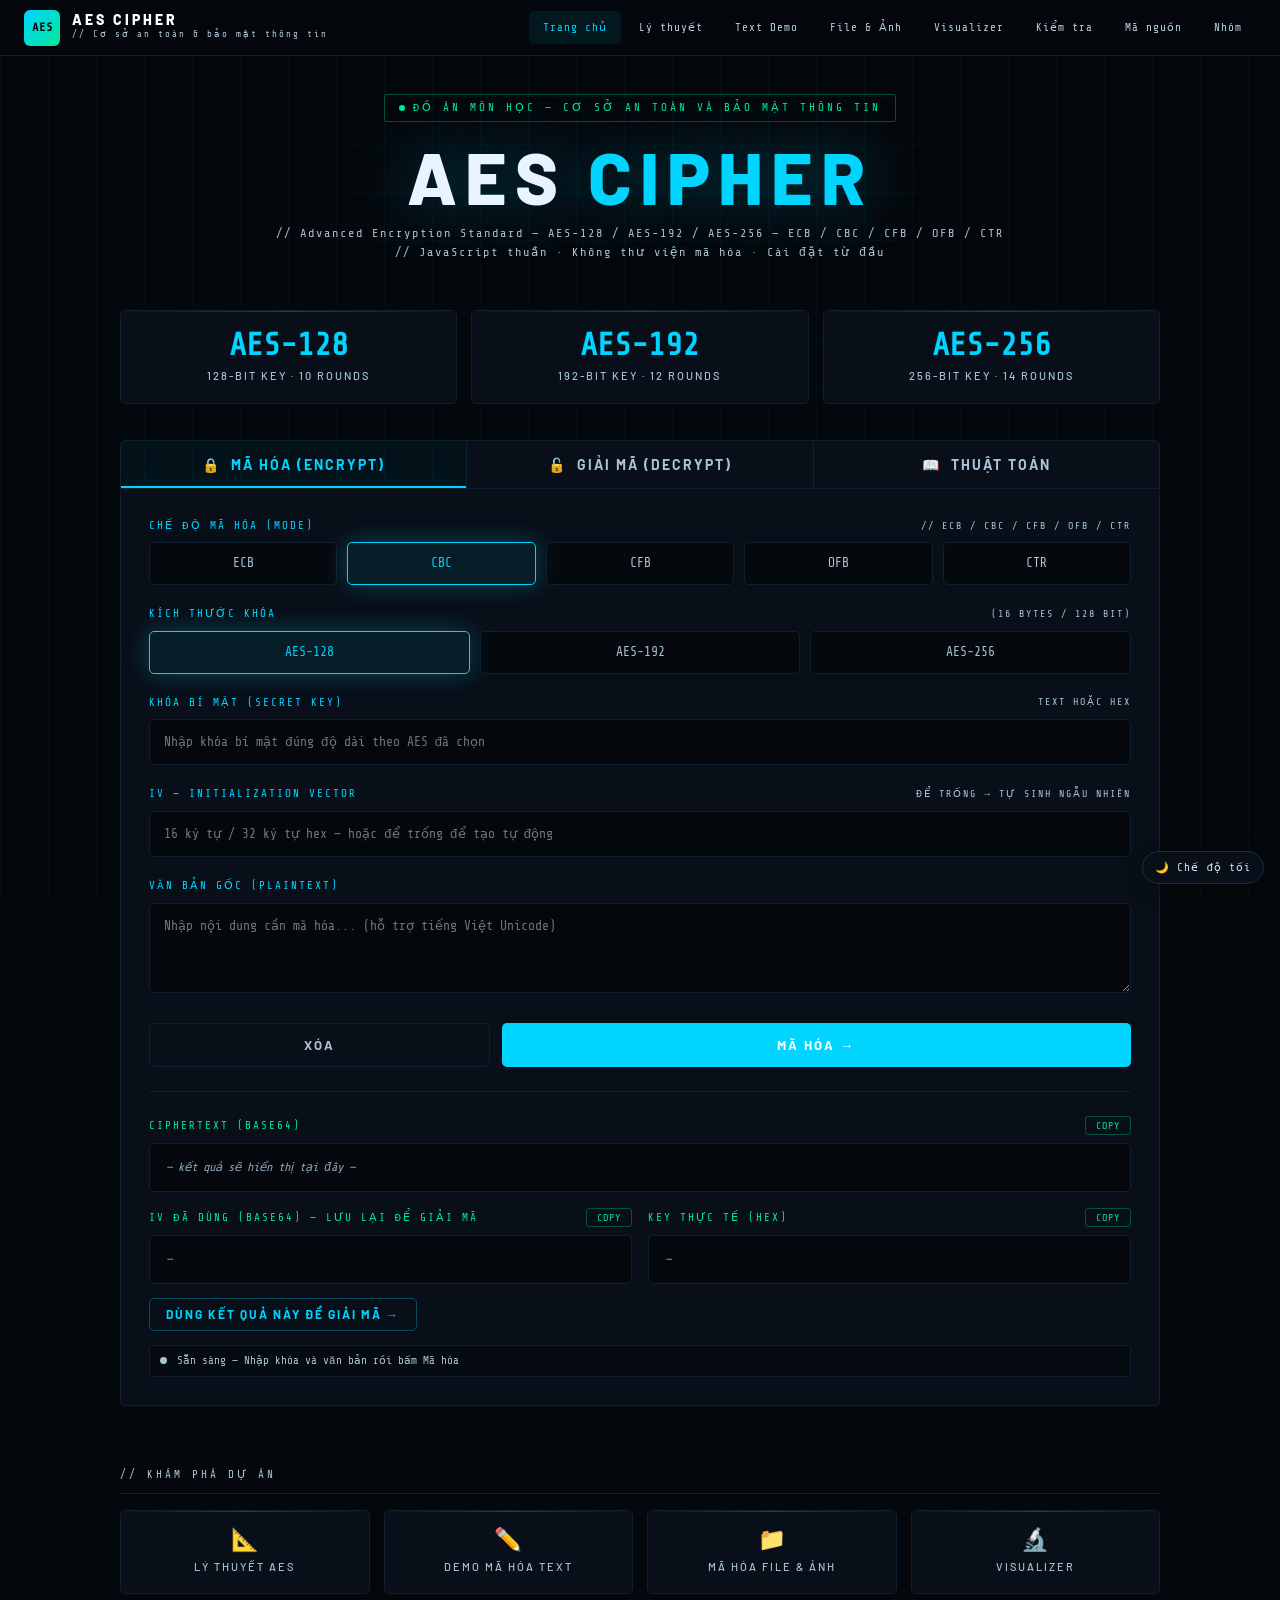
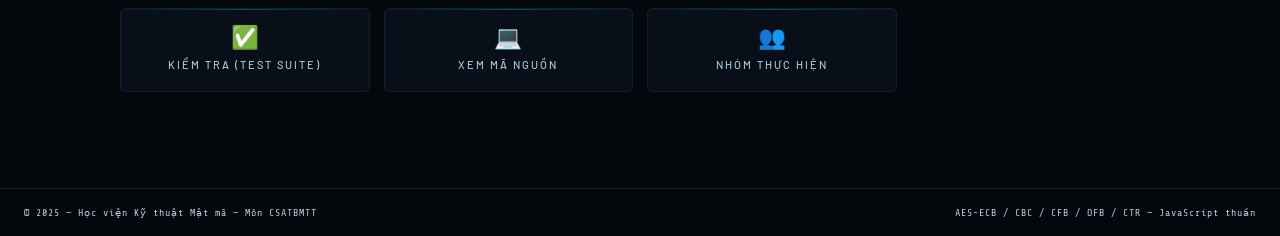
<file: index.html>
<!doctype html>
<html lang="vi">
  <head>
    <meta charset="UTF-8" />
    <meta name="viewport" content="width=device-width, initial-scale=1.0" />
    <title>AES Cipher — Cơ sở an toàn và bảo mật thông tin</title>
    <meta
      name="description"
      content="Chương trình mã hóa và giải mã AES cài đặt từ đầu bằng JavaScript thuần, không dùng thư viện mã hóa."
    />
    <script src="js/theme.js"></script>
    <link rel="stylesheet" href="css/style.css" />
  </head>
  <body>
    <div class="bg-grid"></div>

    <!-- NAV -->
    <nav class="nav">
      <a class="nav-brand" href="index.html">
        <div class="nav-logo">AES</div>
        <div>
          <div class="nav-title">AES CIPHER</div>
          <div class="nav-subtitle">// Cơ sở an toàn & bảo mật thông tin</div>
        </div>
      </a>
      <ul class="nav-links">
        <li><a href="index.html" class="active">Trang chủ</a></li>
        <li><a href="pages/theory.html">Lý thuyết</a></li>
        <li><a href="pages/demo.html">Text Demo</a></li>
        <li><a href="pages/file-crypto.html">File &amp; Ảnh</a></li>
        <li><a href="pages/visualizer.html">Visualizer</a></li>
        <li><a href="pages/tests.html">Kiểm tra</a></li>
        <li><a href="pages/source.html">Mã nguồn</a></li>
        <li><a href="pages/about.html">Nhóm</a></li>
      </ul>
    </nav>

    <div class="app-wrapper">
      <header class="app-header">
        <div class="header-badge">
          Đồ án môn học — Cơ sở an toàn và bảo mật thông tin
        </div>
        <h1 class="app-title">AES <em>CIPHER</em></h1>
        <p class="app-subtitle">
          // Advanced Encryption Standard — AES-128 / AES-192 / AES-256 — ECB /
          CBC / CFB / OFB / CTR
          <br />// JavaScript thuần · Không thư viện mã hóa · Cài đặt từ đầu
        </p>
      </header>

      <div class="info-row">
        <div class="info-card">
          <div class="info-num">AES-128</div>
          <div class="info-label">128-bit key · 10 rounds</div>
        </div>
        <div class="info-card">
          <div class="info-num">AES-192</div>
          <div class="info-label">192-bit key · 12 rounds</div>
        </div>
        <div class="info-card">
          <div class="info-num">AES-256</div>
          <div class="info-label">256-bit key · 14 rounds</div>
        </div>
      </div>

      <div class="tab-bar">
        <button class="tab-btn active" data-tab="enc">
          🔒&nbsp; Mã hóa (Encrypt)
        </button>
        <button class="tab-btn" data-tab="dec">
          🔓&nbsp; Giải mã (Decrypt)
        </button>
        <button class="tab-btn" data-tab="info">📖&nbsp; Thuật toán</button>
      </div>

      <!-- ENCRYPT -->
      <div id="tab-enc" class="tab-panel active" role="tabpanel">
        <div class="field">
          <div class="field-label">
            Chế độ mã hóa (Mode)
            <span class="field-hint">// ECB / CBC / CFB / OFB / CTR</span>
          </div>
          <div class="key-size-row" id="panel-enc-mode">
            <div class="key-opt" data-mode="ecb">ECB</div>
            <div class="key-opt selected" data-mode="cbc">CBC</div>
            <div class="key-opt" data-mode="cfb">CFB</div>
            <div class="key-opt" data-mode="ofb">OFB</div>
            <div class="key-opt" data-mode="ctr">CTR</div>
          </div>
          <div
            class="field-hint"
            id="enc-mode-warning"
            style="
              color: var(--amber);
              display: none;
              margin-top: 6px;
              font-size: 11px;
            "
          >
            ⚠️ ECB không an toàn: plaintext giống nhau → ciphertext giống nhau
          </div>
        </div>
        <div class="field">
          <div class="field-label">
            Kích thước khóa
            <span class="field-hint" id="enc-key-hint"
              >(16 bytes / 128 bit)</span
            >
          </div>
          <div class="key-size-row" id="panel-enc">
            <div class="key-opt selected" data-bits="128">AES-128</div>
            <div class="key-opt" data-bits="192">AES-192</div>
            <div class="key-opt" data-bits="256">AES-256</div>
          </div>
        </div>
        <div class="field">
          <div class="field-label">
            Khóa bí mật (Secret Key)
            <span class="field-hint">text hoặc hex</span>
          </div>
          <input
            type="text"
            id="enc-key"
            placeholder="Nhập khóa bí mật đúng độ dài theo AES đã chọn"
          />
          <div
            class="field-hint"
            id="enc-key-error"
            style="color: var(--red); display: none; margin-top: 6px"
          ></div>
        </div>
        <div class="field" id="enc-iv-field">
          <div class="field-label">
            <span id="enc-iv-label">IV — Initialization Vector</span>
            <span class="field-hint" id="enc-iv-hint"
              >để trống → tự sinh ngẫu nhiên</span
            >
          </div>
          <input
            type="text"
            id="enc-iv"
            placeholder="16 ký tự / 32 ký tự hex — hoặc để trống để tạo tự động"
          />
        </div>
        <div class="field">
          <div class="field-label">Văn bản gốc (Plaintext)</div>
          <textarea
            id="enc-input"
            placeholder="Nhập nội dung cần mã hóa... (hỗ trợ tiếng Việt Unicode)"
          ></textarea>
        </div>
        <div class="btn-row">
          <button class="btn btn-secondary" id="btn-clear-enc">Xóa</button>
          <button class="btn btn-primary" id="btn-encrypt">
            Mã hóa &rarr;
          </button>
        </div>
        <hr class="divider" />
        <div class="output-grid">
          <div class="output-item">
            <div class="output-label">
              Ciphertext (Base64)
              <button class="copy-btn" data-copy="enc-out-cipher">COPY</button>
            </div>
            <div class="output-box empty" id="enc-out-cipher">
              — kết quả sẽ hiển thị tại đây —
            </div>
          </div>
          <div class="output-item" id="enc-out-iv-field">
            <div class="output-label">
              <span id="enc-out-iv-label"
                >IV đã dùng (Base64) — lưu lại để giải mã</span
              >
              <button class="copy-btn" data-copy="enc-out-iv">COPY</button>
            </div>
            <div class="output-box empty" id="enc-out-iv">—</div>
          </div>
          <div class="output-item">
            <div class="output-label">
              Key thực tế (Hex)
              <button class="copy-btn" data-copy="enc-out-key">COPY</button>
            </div>
            <div class="output-box empty" id="enc-out-key">—</div>
          </div>
        </div>
        <div class="btn-row" style="margin-top: 14px">
          <button class="btn btn-ghost" id="btn-copy-to-dec">
            Dùng kết quả này để giải mã &rarr;
          </button>
        </div>
        <div class="status-bar" id="status-enc">
          <div class="status-dot"></div>
          <span>Sẵn sàng — Nhập khóa và văn bản rồi bấm Mã hóa</span>
        </div>
      </div>

      <!-- DECRYPT -->
      <div id="tab-dec" class="tab-panel" role="tabpanel">
        <div class="field">
          <div class="field-label">
            Chế độ giải mã (Mode)
            <span class="field-hint">// phải khớp với mode mã hóa</span>
          </div>
          <div class="key-size-row" id="panel-dec-mode">
            <div class="key-opt" data-mode="ecb">ECB</div>
            <div class="key-opt selected" data-mode="cbc">CBC</div>
            <div class="key-opt" data-mode="cfb">CFB</div>
            <div class="key-opt" data-mode="ofb">OFB</div>
            <div class="key-opt" data-mode="ctr">CTR</div>
          </div>
        </div>
        <div class="field">
          <div class="field-label">Kích thước khóa</div>
          <div class="key-size-row" id="panel-dec">
            <div class="key-opt selected" data-bits="128">AES-128</div>
            <div class="key-opt" data-bits="192">AES-192</div>
            <div class="key-opt" data-bits="256">AES-256</div>
          </div>
        </div>
        <div class="field">
          <div class="field-label">Khóa bí mật (Secret Key)</div>
          <input
            type="text"
            id="dec-key"
            placeholder="Nhập đúng khóa đã dùng khi mã hóa..."
          />
          <div
            class="field-hint"
            id="dec-key-error"
            style="color: var(--red); display: none; margin-top: 6px"
          ></div>
        </div>
        <div class="field" id="dec-iv-field">
          <div class="field-label">
            <span id="dec-iv-label">IV — Initialization Vector</span>
            <span class="field-hint" id="dec-iv-hint"
              >Base64 từ bước mã hóa</span
            >
          </div>
          <input
            type="text"
            id="dec-iv"
            placeholder="Dán IV (Base64) từ bước mã hóa vào đây..."
          />
        </div>
        <div class="field">
          <div class="field-label">Ciphertext (Base64)</div>
          <textarea
            id="dec-input"
            placeholder="Dán chuỗi mã hóa Base64 vào đây..."
          ></textarea>
        </div>
        <div class="btn-row">
          <button class="btn btn-secondary" id="btn-clear-dec">Xóa</button>
          <button class="btn btn-primary" id="btn-decrypt">
            Giải mã &rarr;
          </button>
        </div>
        <hr class="divider" />
        <div class="output-label">
          Kết quả giải mã (Plaintext)
          <button class="copy-btn" data-copy="dec-output">COPY</button>
        </div>
        <div class="output-box empty" id="dec-output">
          — kết quả giải mã sẽ hiển thị tại đây —
        </div>
        <div class="status-bar" id="status-dec">
          <div class="status-dot"></div>
          <span>Sẵn sàng — Nhập khóa, IV, ciphertext rồi bấm Giải mã</span>
        </div>
      </div>

      <!-- ALGORITHM INFO -->
      <div id="tab-info" class="tab-panel" role="tabpanel">
        <p class="section-title">// Sơ đồ thuật toán AES-CBC</p>
        <div class="algo-grid">
          <div class="algo-card">
            <p class="section-title" style="margin-bottom: 14px">
              Mã hóa (Cipher)
            </p>
            <div class="flow-steps">
              <div class="flow-step">
                <span class="step-num">0</span
                ><span class="step-name">KeyExpansion</span
                ><span class="step-desc">Sinh Round Keys</span>
              </div>
              <div class="flow-arrow">↓</div>
              <div class="flow-step">
                <span class="step-num">0</span
                ><span class="step-name">AddRoundKey</span
                ><span class="step-desc">XOR với Key[0]</span>
              </div>
              <div class="flow-arrow">↓ × (Nr−1) vòng</div>
              <div class="flow-step">
                <span class="step-num">i</span
                ><span class="step-name">SubBytes</span
                ><span class="step-desc">Thay thế qua S-Box</span>
              </div>
              <div class="flow-step">
                <span class="step-num">i</span
                ><span class="step-name">ShiftRows</span
                ><span class="step-desc">Dịch vòng hàng</span>
              </div>
              <div class="flow-step">
                <span class="step-num">i</span
                ><span class="step-name">MixColumns</span
                ><span class="step-desc">Nhân ma trận GF(2⁸)</span>
              </div>
              <div class="flow-step">
                <span class="step-num">i</span
                ><span class="step-name">AddRoundKey</span
                ><span class="step-desc">XOR Key[i]</span>
              </div>
              <div class="flow-arrow">↓ Vòng cuối Nr</div>
              <div class="flow-step">
                <span class="step-num">Nr</span
                ><span class="step-name">SubBytes + ShiftRows</span
                ><span class="step-desc">Không MixColumns</span>
              </div>
              <div class="flow-step">
                <span class="step-num">Nr</span
                ><span class="step-name">AddRoundKey</span
                ><span class="step-desc">Key[Nr]</span>
              </div>
              <div class="flow-arrow">↓</div>
              <div class="flow-step">
                <span class="step-num">✓</span
                ><span class="step-name" style="color: var(--green)"
                  >Ciphertext</span
                ><span class="step-desc"></span>
              </div>
            </div>
          </div>
          <div class="algo-card">
            <p class="section-title" style="margin-bottom: 14px">
              Giải mã (InvCipher)
            </p>
            <div class="flow-steps">
              <div class="flow-step">
                <span class="step-num">Nr</span
                ><span class="step-name">AddRoundKey</span
                ><span class="step-desc">XOR Key[Nr]</span>
              </div>
              <div class="flow-arrow">↓ × (Nr−1) vòng</div>
              <div class="flow-step">
                <span class="step-num">i</span
                ><span class="step-name">InvShiftRows</span
                ><span class="step-desc">Dịch vòng ngược</span>
              </div>
              <div class="flow-step">
                <span class="step-num">i</span
                ><span class="step-name">InvSubBytes</span
                ><span class="step-desc">Tra Inverse S-Box</span>
              </div>
              <div class="flow-step">
                <span class="step-num">i</span
                ><span class="step-name">AddRoundKey</span
                ><span class="step-desc">XOR Key[i]</span>
              </div>
              <div class="flow-step">
                <span class="step-num">i</span
                ><span class="step-name">InvMixColumns</span
                ><span class="step-desc">Ma trận nghịch đảo</span>
              </div>
              <div class="flow-arrow">↓ Vòng đầu 0</div>
              <div class="flow-step">
                <span class="step-num">0</span
                ><span class="step-name">InvShiftRows + InvSubBytes</span
                ><span class="step-desc">Không InvMixColumns</span>
              </div>
              <div class="flow-step">
                <span class="step-num">0</span
                ><span class="step-name">AddRoundKey</span
                ><span class="step-desc">Key[0]</span>
              </div>
              <div class="flow-arrow">↓</div>
              <div class="flow-step">
                <span class="step-num">✓</span
                ><span class="step-name" style="color: var(--green)"
                  >Plaintext</span
                ><span class="step-desc"></span>
              </div>
            </div>
          </div>
          <div class="algo-card">
            <p class="section-title" style="margin-bottom: 14px">
              CBC Mode — Cipher Block Chaining
            </p>
            <div class="flow-steps">
              <div class="flow-step">
                <span class="step-num">1</span
                ><span class="step-name">Chia thành blocks 16B</span
                ><span class="step-desc">PKCS#7 padding</span>
              </div>
              <div class="flow-step">
                <span class="step-num">2</span
                ><span class="step-name">P[i] ⊕ C[i-1]</span
                ><span class="step-desc">C[-1] = IV</span>
              </div>
              <div class="flow-step">
                <span class="step-num">3</span
                ><span class="step-name">AES_Encrypt block</span
                ><span class="step-desc">Mỗi block 16 bytes</span>
              </div>
              <div class="flow-step">
                <span class="step-num">4</span
                ><span class="step-name">C[i] → C[i-1]</span
                ><span class="step-desc">Block chaining</span>
              </div>
            </div>
            <div id="step-info"></div>
          </div>
          <div class="algo-card">
            <p class="section-title" style="margin-bottom: 14px">
              Key Expansion
            </p>
            <div class="flow-steps">
              <div class="flow-step">
                <span class="step-num">1</span
                ><span class="step-name">Copy Nk words từ key</span
                ><span class="step-desc">Nk = 4 / 6 / 8</span>
              </div>
              <div class="flow-step">
                <span class="step-num">2</span
                ><span class="step-name">RotWord</span
                ><span class="step-desc">Xoay trái 1 byte</span>
              </div>
              <div class="flow-step">
                <span class="step-num">3</span
                ><span class="step-name">SubWord</span
                ><span class="step-desc">Áp S-Box lên word</span>
              </div>
              <div class="flow-step">
                <span class="step-num">4</span
                ><span class="step-name">XOR với RCON[i/Nk]</span
                ><span class="step-desc">Round constant</span>
              </div>
              <div class="flow-step">
                <span class="step-num">5</span
                ><span class="step-name">XOR với w[i-Nk]</span
                ><span class="step-desc">Sinh word mới</span>
              </div>
              <div class="flow-step">
                <span class="step-num">✓</span
                ><span class="step-name" style="color: var(--green)"
                  >(Nr+1)×4 round keys</span
                ><span class="step-desc">128-bit mỗi round</span>
              </div>
            </div>
          </div>
        </div>
        <div class="history-section">
          <p class="section-title">// Lịch sử thao tác</p>
          <div id="history-list"></div>
        </div>
      </div>
    </div>

    <!-- QUICK LINKS -->
    <div class="app-wrapper" style="padding-top: 0">
      <p
        class="section-title"
        style="
          font-size: 11px;
          font-family: var(--mono);
          letter-spacing: 3px;
          color: var(--dim);
          text-transform: uppercase;
          margin-bottom: 16px;
          padding-bottom: 10px;
          border-bottom: 1px solid var(--border);
        "
      >
        // Khám phá dự án
      </p>
      <div
        class="info-row"
        style="
          grid-template-columns: repeat(auto-fill, minmax(200px, 1fr));
          gap: 14px;
        "
      >
        <a
          href="pages/theory.html"
          class="info-card"
          style="text-decoration: none; cursor: pointer"
        >
          <div class="info-num" style="font-size: 1.4rem">📐</div>
          <div class="info-label">Lý thuyết AES</div>
        </a>
        <a
          href="pages/demo.html"
          class="info-card"
          style="text-decoration: none; cursor: pointer"
        >
          <div class="info-num" style="font-size: 1.4rem">✏️</div>
          <div class="info-label">Demo mã hóa Text</div>
        </a>
        <a
          href="pages/file-crypto.html"
          class="info-card"
          style="text-decoration: none; cursor: pointer"
        >
          <div class="info-num" style="font-size: 1.4rem">📁</div>
          <div class="info-label">Mã hóa File & Ảnh</div>
        </a>
        <a
          href="pages/visualizer.html"
          class="info-card"
          style="text-decoration: none; cursor: pointer"
        >
          <div class="info-num" style="font-size: 1.4rem">🔬</div>
          <div class="info-label">Visualizer</div>
        </a>
        <a
          href="pages/tests.html"
          class="info-card"
          style="text-decoration: none; cursor: pointer"
        >
          <div class="info-num" style="font-size: 1.4rem">✅</div>
          <div class="info-label">Kiểm tra (Test Suite)</div>
        </a>
        <a
          href="pages/source.html"
          class="info-card"
          style="text-decoration: none; cursor: pointer"
        >
          <div class="info-num" style="font-size: 1.4rem">💻</div>
          <div class="info-label">Xem mã nguồn</div>
        </a>
        <a
          href="pages/about.html"
          class="info-card"
          style="text-decoration: none; cursor: pointer"
        >
          <div class="info-num" style="font-size: 1.4rem">👥</div>
          <div class="info-label">Nhóm thực hiện</div>
        </a>
      </div>
    </div>

    <footer class="footer">
      <span>© 2025 — Học viện Kỹ thuật Mật mã — Môn CSATBMTT</span>
      <span>AES-ECB / CBC / CFB / OFB / CTR — JavaScript thuần</span>
    </footer>

    <script src="js/aes-core.js"></script>
    <script src="js/utils.js"></script>
    <script src="js/aes-lib.js"></script>
    <script>
      (function () {
        // ── State
        let encKeyBits = 128,
          decKeyBits = 128;
        let encMode = "cbc",
          decMode = "cbc";
        const roundsMap = { 128: 10, 192: 12, 256: 14 };
        const keyHints = {
          128: "(16 bytes / 128 bit)",
          192: "(24 bytes / 192 bit)",
          256: "(32 bytes / 256 bit)",
        };

        // ── Key size selector helper
        function setupKeySelector(panelId, callback) {
          const panel = document.getElementById(panelId);
          if (!panel) return;
          panel.querySelectorAll(".key-opt").forEach((opt) => {
            opt.addEventListener("click", () => {
              panel
                .querySelectorAll(".key-opt")
                .forEach((o) => o.classList.remove("selected"));
              opt.classList.add("selected");
              callback(parseInt(opt.dataset.bits));
            });
          });
        }
        setupKeySelector("panel-enc", (bits) => {
          encKeyBits = bits;
          const hint = document.getElementById("enc-key-hint");
          if (hint) hint.textContent = keyHints[bits];
          applyKeyInputRules("enc");
        });
        setupKeySelector("panel-dec", (bits) => {
          decKeyBits = bits;
          applyKeyInputRules("dec");
        });

        // ── Mode selector helper
        function setupModeSelector(panelId, callback) {
          const panel = document.getElementById(panelId);
          if (!panel) return;
          panel.querySelectorAll(".key-opt").forEach((opt) => {
            opt.addEventListener("click", () => {
              panel
                .querySelectorAll(".key-opt")
                .forEach((o) => o.classList.remove("selected"));
              opt.classList.add("selected");
              callback(opt.dataset.mode);
            });
          });
        }

        function updateEncModeUI() {
          const info = AES.modes[encMode];
          // Warning
          const warn = document.getElementById("enc-mode-warning");
          warn.style.display = info.warning ? "block" : "none";
          if (info.warning) warn.textContent = info.warning;
          // IV field
          const ivField = document.getElementById("enc-iv-field");
          const ivLabel = document.getElementById("enc-iv-label");
          const ivHint = document.getElementById("enc-iv-hint");
          const ivInput = document.getElementById("enc-iv");
          if (encMode === "ecb") {
            ivField.style.display = "none";
          } else if (encMode === "ctr") {
            ivField.style.display = "";
            ivLabel.textContent = "Nonce (8 bytes)";
            ivHint.textContent = "để trống → tự sinh ngẫu nhiên";
            ivInput.placeholder = "8 ký tự / 16 hex — hoặc để trống";
          } else {
            ivField.style.display = "";
            ivLabel.textContent = "IV — Initialization Vector";
            ivHint.textContent = "để trống → tự sinh ngẫu nhiên";
            ivInput.placeholder =
              "16 ký tự / 32 ký tự hex — hoặc để trống để tạo tự động";
          }
          // Output IV label
          var outIvField = document.getElementById("enc-out-iv-field");
          var outIvLabel = document.getElementById("enc-out-iv-label");
          if (encMode === "ecb") {
            outIvField.style.display = "none";
          } else if (encMode === "ctr") {
            outIvField.style.display = "";
            outIvLabel.textContent =
              "Nonce đã dùng (Base64) — lưu lại để giải mã";
          } else {
            outIvField.style.display = "";
            outIvLabel.textContent = "IV đã dùng (Base64) — lưu lại để giải mã";
          }
        }

        function updateDecModeUI() {
          const ivField = document.getElementById("dec-iv-field");
          const ivLabel = document.getElementById("dec-iv-label");
          const ivHint = document.getElementById("dec-iv-hint");
          const ivInput = document.getElementById("dec-iv");
          if (decMode === "ecb") {
            ivField.style.display = "none";
          } else if (decMode === "ctr") {
            ivField.style.display = "";
            ivLabel.textContent = "Nonce (8 bytes)";
            ivHint.textContent = "Base64 từ bước mã hóa";
            ivInput.placeholder =
              "Dán Nonce (Base64) từ bước mã hóa vào đây...";
          } else {
            ivField.style.display = "";
            ivLabel.textContent = "IV — Initialization Vector";
            ivHint.textContent = "Base64 từ bước mã hóa";
            ivInput.placeholder = "Dán IV (Base64) từ bước mã hóa vào đây...";
          }
        }

        setupModeSelector("panel-enc-mode", (mode) => {
          encMode = mode;
          updateEncModeUI();
        });
        setupModeSelector("panel-dec-mode", (mode) => {
          decMode = mode;
          updateDecModeUI();
        });

        document.getElementById("enc-key").addEventListener("input", () => {
          applyKeyInputRules("enc");
        });
        document.getElementById("dec-key").addEventListener("input", () => {
          applyKeyInputRules("dec");
        });

        // ── Tab switching
        document.querySelectorAll(".tab-btn").forEach((btn) => {
          btn.addEventListener("click", () => {
            document
              .querySelectorAll(".tab-btn")
              .forEach((b) => b.classList.remove("active"));
            document
              .querySelectorAll(".tab-panel")
              .forEach((p) => p.classList.remove("active"));
            btn.classList.add("active");
            const target = document.getElementById("tab-" + btn.dataset.tab);
            if (target) target.classList.add("active");
          });
        });

        // ── Copy buttons
        document.querySelectorAll(".copy-btn").forEach((btn) => {
          btn.addEventListener("click", () => {
            const target = document.getElementById(btn.dataset.copy);
            if (!target) return;
            const text = target.textContent;
            navigator.clipboard.writeText(text).then(() => {
              btn.textContent = "COPIED!";
              setTimeout(() => (btn.textContent = "COPY"), 1500);
            });
          });
        });

        // ── Status helpers
        function setStatus(id, type, msg) {
          const el = document.getElementById(id);
          if (!el) return;
          el.className = "status-bar " + type;
          el.innerHTML =
            '<div class="status-dot"></div><span>' + msg + "</span>";
        }
        function setOutput(id, text) {
          const el = document.getElementById(id);
          if (!el) return;
          el.textContent = text;
          el.classList.remove("empty");
          el.classList.add("has-value");
        }

        function getKeyLengthError(keyStr, keyBits) {
          try {
            Utils.validateKeyLength(keyStr, keyBits);
            return null;
          } catch (e) {
            return e.message;
          }
        }

        function truncateToUtf8Bytes(text, maxBytes) {
          if (!text) return "";
          let out = "";
          for (const ch of text) {
            const next = out + ch;
            if (Utils.keyByteLength(next) > maxBytes) break;
            out = next;
          }
          return out;
        }

        function setKeyInlineError(field, msg) {
          const id = field === "enc" ? "enc-key-error" : "dec-key-error";
          const el = document.getElementById(id);
          if (!el) return;
          if (!msg) {
            el.textContent = "";
            el.style.display = "none";
            return;
          }
          el.textContent = msg;
          el.style.display = "block";
        }

        function maybeClearStatusWhenKeyValid(field, isValid) {
          if (!isValid) return;
          const statusId = field === "enc" ? "status-enc" : "status-dec";
          const el = document.getElementById(statusId);
          if (!el || !el.classList.contains("error")) return;
          setStatus(
            statusId,
            "",
            field === "enc"
              ? "Sẵn sàng — Nhập khóa và văn bản rồi bấm Mã hóa"
              : "Sẵn sàng — Nhập khóa, IV, ciphertext rồi bấm Giải mã",
          );
        }

        function applyKeyInputRules(field) {
          const isEnc = field === "enc";
          const input = document.getElementById(isEnc ? "enc-key" : "dec-key");
          if (!input) return;

          const keyBits = isEnc ? encKeyBits : decKeyBits;
          const needed = keyBits / 8;
          const truncated = truncateToUtf8Bytes(input.value, needed);
          if (truncated !== input.value) input.value = truncated;

          const actual = Utils.keyByteLength(input.value);
          if (actual === 0) {
            setKeyInlineError(field, "");
            return;
          }

          if (actual === needed) {
            setKeyInlineError(field, "");
            maybeClearStatusWhenKeyValid(field, true);
            return;
          }

          setKeyInlineError(
            field,
            `Khóa AES-${keyBits} cần đúng ${needed} bytes (hiện tại: ${actual} bytes)`,
          );
        }

        // ── History
        function addHistory(action, detail) {
          const list = document.getElementById("history-list");
          if (!list) return;
          const row = document.createElement("div");
          row.className = "hist-row";
          row.innerHTML =
            '<span class="hist-action">' +
            action +
            "</span>" +
            '<span class="hist-detail">' +
            detail +
            "</span>" +
            '<span class="hist-time">' +
            new Date().toLocaleTimeString("vi-VN") +
            "</span>";
          list.insertBefore(row, list.firstChild);
        }

        // ── ENCRYPT
        document.getElementById("btn-encrypt").addEventListener("click", () => {
          const keyStr = document.getElementById("enc-key").value;
          const ivStr = document.getElementById("enc-iv").value.trim();
          const plain = document.getElementById("enc-input").value;

          if (!keyStr) {
            setStatus("status-enc", "error", "⚠ Vui lòng nhập khóa bí mật");
            return;
          }
          const keyErr = getKeyLengthError(keyStr, encKeyBits);
          if (keyErr) {
            setKeyInlineError("enc", keyErr);
            setStatus("status-enc", "error", "⚠ " + keyErr);
            return;
          }
          setKeyInlineError("enc", "");
          if (!plain) {
            setStatus("status-enc", "error", "⚠ Vui lòng nhập văn bản");
            return;
          }

          setStatus("status-enc", "loading", "Đang mã hóa...");

          try {
            const keyBytes = Utils.prepareKey(keyStr, encKeyBits);
            const plainBytes = Utils.strToBytes(plain);
            let cipherBytes, ivOrNonce, ivLabel;

            const t0 = performance.now();
            if (encMode === "ecb") {
              cipherBytes = AES.ecbEncrypt(plainBytes, keyBytes);
              ivOrNonce = null;
            } else if (encMode === "ctr") {
              var nonce = ivStr
                ? Utils.prepareKey(ivStr, 64)
                : Utils.randomBytes(8);
              cipherBytes = AES.ctrEncrypt(plainBytes, keyBytes, nonce);
              ivOrNonce = nonce;
              ivLabel = "Nonce";
            } else {
              // CBC, CFB, OFB — all use 16-byte IV
              var iv = ivStr
                ? Utils.prepareKey(ivStr, 128)
                : Utils.randomBytes(16);
              cipherBytes = AES.encrypt(plainBytes, keyBytes, {
                mode: encMode,
                iv: iv,
              });
              ivOrNonce = iv;
              ivLabel = "IV";
            }
            const elapsed = (performance.now() - t0).toFixed(1);

            setOutput("enc-out-cipher", Utils.toBase64(cipherBytes));
            if (ivOrNonce) setOutput("enc-out-iv", Utils.toBase64(ivOrNonce));
            setOutput("enc-out-key", Utils.toHex(keyBytes));

            const modeUpper = encMode.toUpperCase();
            const noPad =
              encMode === "ctr" || encMode === "cfb" || encMode === "ofb";
            const blocks = noPad
              ? Math.ceil(plainBytes.length / 16)
              : cipherBytes.length / 16;
            setStatus(
              "status-enc",
              "ok",
              "✓ Mã hóa thành công — AES-" +
                encKeyBits +
                "-" +
                modeUpper +
                " — " +
                plainBytes.length +
                "B → " +
                cipherBytes.length +
                "B (" +
                blocks +
                " blocks) — " +
                elapsed +
                "ms",
            );

            addHistory(
              "ENCRYPT",
              "AES-" +
                encKeyBits +
                "-" +
                modeUpper +
                " — " +
                plainBytes.length +
                "B → " +
                cipherBytes.length +
                "B",
            );
          } catch (e) {
            setStatus("status-enc", "error", "⚠ Lỗi: " + e.message);
          }
        });

        // ── DECRYPT
        document.getElementById("btn-decrypt").addEventListener("click", () => {
          const keyStr = document.getElementById("dec-key").value;
          const ivB64 = document.getElementById("dec-iv").value.trim();
          const cipherB64 = document.getElementById("dec-input").value.trim();

          if (!keyStr) {
            setStatus("status-dec", "error", "⚠ Vui lòng nhập khóa");
            return;
          }
          const keyErr = getKeyLengthError(keyStr, decKeyBits);
          if (keyErr) {
            setKeyInlineError("dec", keyErr);
            setStatus("status-dec", "error", "⚠ " + keyErr);
            return;
          }
          setKeyInlineError("dec", "");
          if (decMode !== "ecb" && !ivB64) {
            setStatus(
              "status-dec",
              "error",
              "⚠ Vui lòng nhập " + (decMode === "ctr" ? "Nonce" : "IV"),
            );
            return;
          }
          if (!cipherB64) {
            setStatus("status-dec", "error", "⚠ Vui lòng nhập chuỗi mã hóa");
            return;
          }

          setStatus("status-dec", "loading", "Đang giải mã...");

          try {
            const keyBytes = Utils.prepareKey(keyStr, decKeyBits);
            const cipherBytes = Utils.fromBase64(cipherB64);
            let plainBytes;

            const t0 = performance.now();
            if (decMode === "ecb") {
              plainBytes = AES.ecbDecrypt(cipherBytes, keyBytes);
            } else if (decMode === "ctr") {
              const nonce = Utils.fromBase64(ivB64);
              plainBytes = AES.ctrDecrypt(cipherBytes, keyBytes, nonce);
            } else {
              // CBC, CFB, OFB — all use 16-byte IV
              const ivBytes = Utils.fromBase64(ivB64);
              plainBytes = AES.decrypt(cipherBytes, keyBytes, {
                mode: decMode,
                iv: ivBytes,
              });
            }
            const elapsed = (performance.now() - t0).toFixed(1);

            const plainText = Utils.bytesToStr(plainBytes);
            setOutput("dec-output", plainText);

            const modeUpper = decMode.toUpperCase();
            setStatus(
              "status-dec",
              "ok",
              "✓ Giải mã thành công — AES-" +
                decKeyBits +
                "-" +
                modeUpper +
                " — " +
                cipherBytes.length +
                "B → " +
                plainBytes.length +
                "B — " +
                elapsed +
                "ms",
            );

            addHistory(
              "DECRYPT",
              "AES-" +
                decKeyBits +
                "-" +
                modeUpper +
                " — " +
                cipherBytes.length +
                "B → " +
                plainBytes.length +
                "B",
            );
          } catch (e) {
            setStatus(
              "status-dec",
              "error",
              "⚠ Lỗi: " +
                e.message +
                " — Kiểm tra lại khóa, IV/Nonce hoặc ciphertext",
            );
          }
        });

        // ── Copy result to decrypt tab
        document
          .getElementById("btn-copy-to-dec")
          .addEventListener("click", () => {
            const cipher =
              document.getElementById("enc-out-cipher").textContent;
            const iv = document.getElementById("enc-out-iv").textContent;
            const key = document.getElementById("enc-key").value;

            if (cipher === "— kết quả sẽ hiển thị tại đây —") return;

            document.getElementById("dec-input").value = cipher;
            document.getElementById("dec-iv").value = iv;
            document.getElementById("dec-key").value = key;

            // Switch to decrypt tab
            document
              .querySelectorAll(".tab-btn")
              .forEach((b) => b.classList.remove("active"));
            document
              .querySelectorAll(".tab-panel")
              .forEach((p) => p.classList.remove("active"));
            document.querySelector('[data-tab="dec"]').classList.add("active");
            document.getElementById("tab-dec").classList.add("active");

            // Sync key bits
            document
              .querySelectorAll("#panel-dec .key-opt")
              .forEach((o) => o.classList.remove("selected"));
            const match = document.querySelector(
              '#panel-dec .key-opt[data-bits="' + encKeyBits + '"]',
            );
            if (match) match.classList.add("selected");
            decKeyBits = encKeyBits;
            applyKeyInputRules("dec");

            // Sync mode
            document
              .querySelectorAll("#panel-dec-mode .key-opt")
              .forEach((o) => o.classList.remove("selected"));
            const modeMatch = document.querySelector(
              '#panel-dec-mode .key-opt[data-mode="' + encMode + '"]',
            );
            if (modeMatch) modeMatch.classList.add("selected");
            decMode = encMode;
            updateDecModeUI();
          });

        // ── Clear buttons
        document
          .getElementById("btn-clear-enc")
          .addEventListener("click", () => {
            ["enc-key", "enc-iv", "enc-input"].forEach(
              (id) => (document.getElementById(id).value = ""),
            );
            ["enc-out-cipher", "enc-out-iv", "enc-out-key"].forEach((id) => {
              const el = document.getElementById(id);
              el.textContent = "—";
              el.classList.add("empty");
              el.classList.remove("has-value");
            });
            setStatus(
              "status-enc",
              "",
              "Sẵn sàng — Nhập khóa và văn bản rồi bấm Mã hóa",
            );
            setKeyInlineError("enc", "");
          });

        document
          .getElementById("btn-clear-dec")
          .addEventListener("click", () => {
            ["dec-key", "dec-iv", "dec-input"].forEach(
              (id) => (document.getElementById(id).value = ""),
            );
            const el = document.getElementById("dec-output");
            el.textContent = "— kết quả giải mã sẽ hiển thị tại đây —";
            el.classList.add("empty");
            el.classList.remove("has-value");
            setStatus(
              "status-dec",
              "",
              "Sẵn sàng — Nhập khóa, IV, ciphertext rồi bấm Giải mã",
            );
            setKeyInlineError("dec", "");
          });
      })();
    </script>
  </body>
</html>
</file>
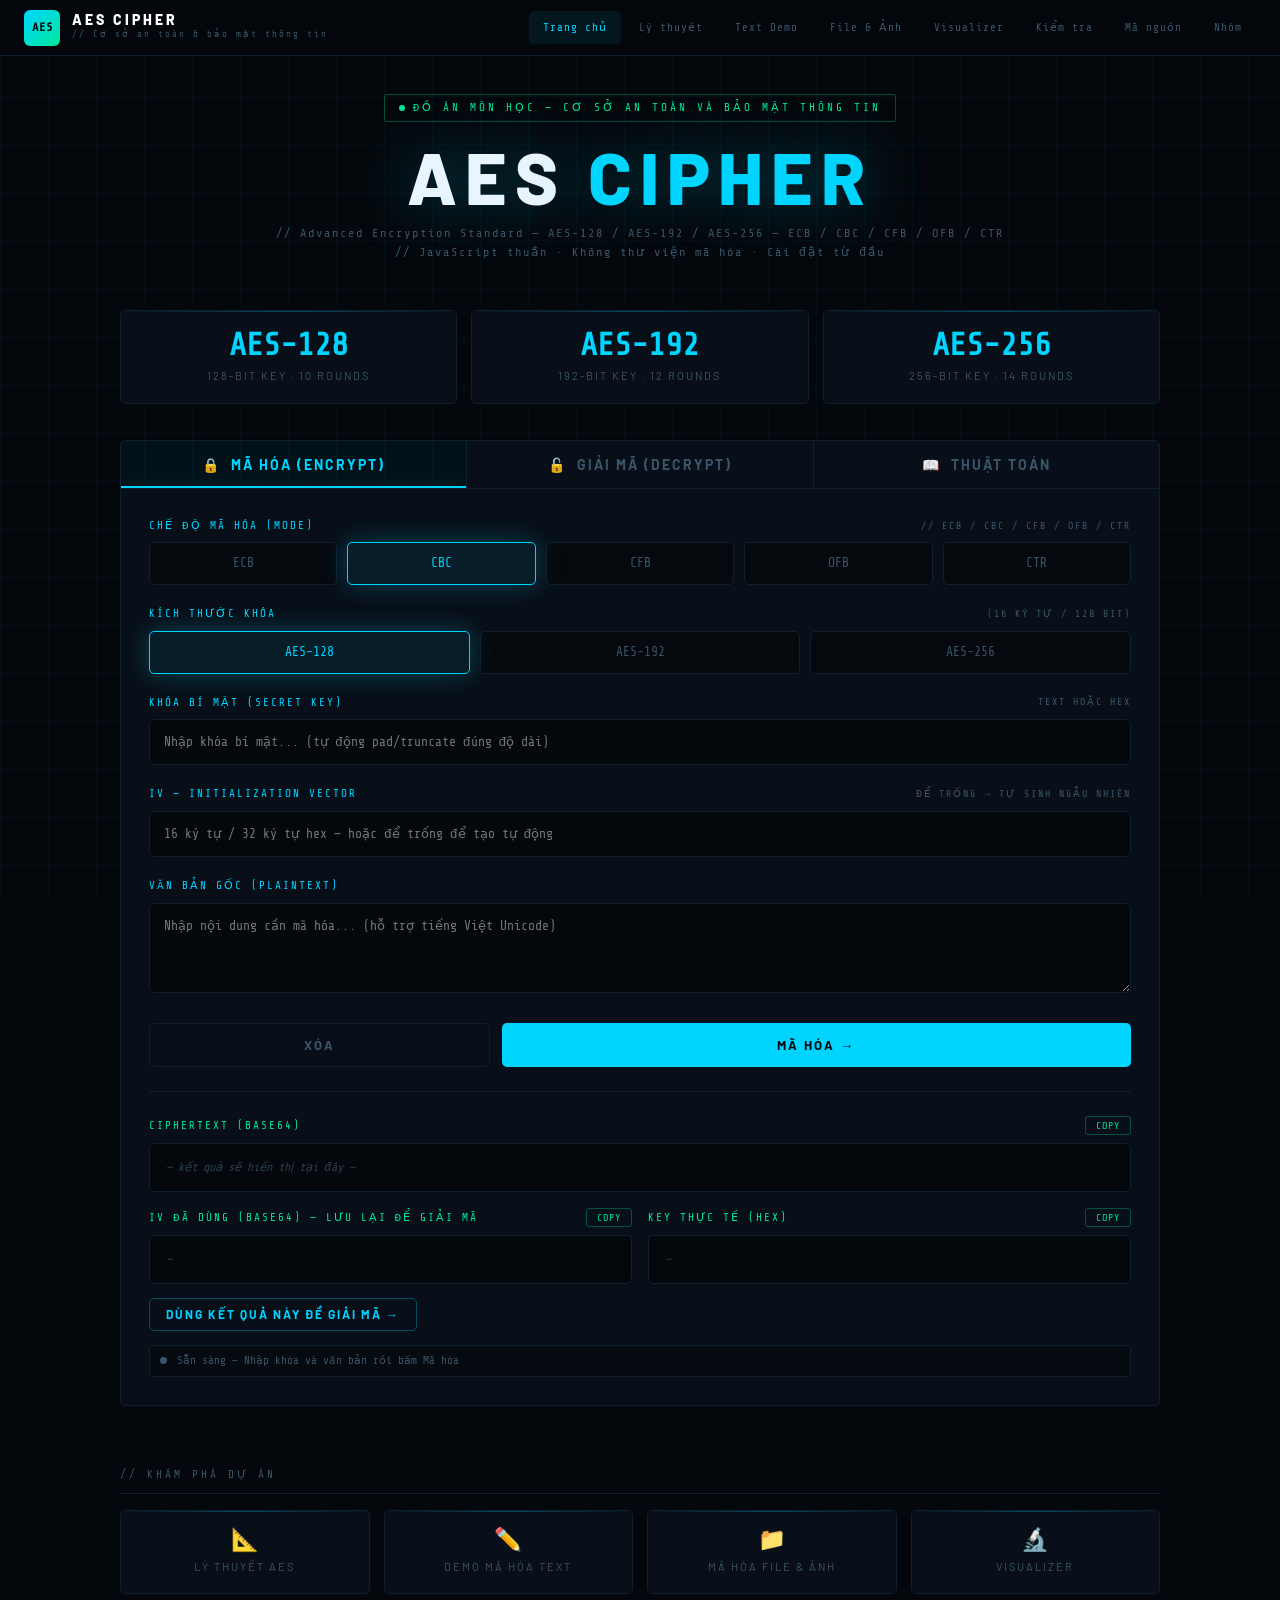
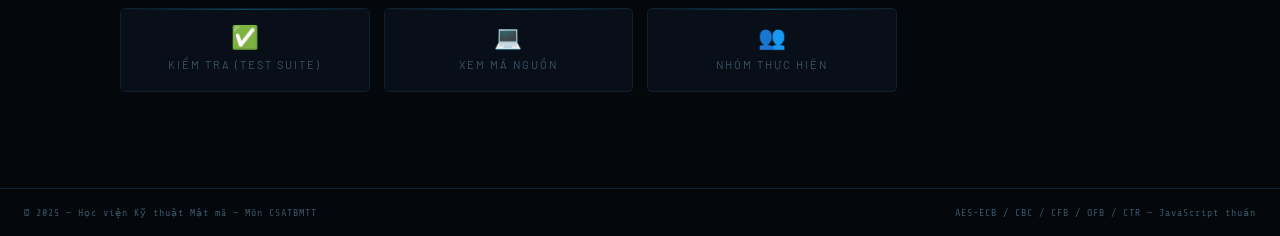
<file: aes-project/index.html>
<!doctype html>
<html lang="vi">
  <head>
    <meta charset="UTF-8" />
    <meta name="viewport" content="width=device-width, initial-scale=1.0" />
    <title>AES Cipher — Cơ sở an toàn và bảo mật thông tin</title>
    <meta
      name="description"
      content="Chương trình mã hóa và giải mã AES cài đặt từ đầu bằng JavaScript thuần, không dùng thư viện mã hóa."
    />
    <link rel="stylesheet" href="css/style.css" />
  </head>
  <body>
    <div class="bg-grid"></div>

    <!-- NAV -->
    <nav class="nav">
      <a class="nav-brand" href="index.html">
        <div class="nav-logo">AES</div>
        <div>
          <div class="nav-title">AES CIPHER</div>
          <div class="nav-subtitle">// Cơ sở an toàn & bảo mật thông tin</div>
        </div>
      </a>
      <ul class="nav-links">
        <li><a href="index.html" class="active">Trang chủ</a></li>
        <li><a href="pages/theory.html">Lý thuyết</a></li>
        <li><a href="pages/demo.html">Text Demo</a></li>
        <li><a href="pages/file-crypto.html">File &amp; Ảnh</a></li>
        <li><a href="pages/visualizer.html">Visualizer</a></li>
        <li><a href="pages/tests.html">Kiểm tra</a></li>
        <li><a href="pages/source.html">Mã nguồn</a></li>
        <li><a href="pages/about.html">Nhóm</a></li>
      </ul>
    </nav>

    <div class="app-wrapper">
      <header class="app-header">
        <div class="header-badge">
          Đồ án môn học — Cơ sở an toàn và bảo mật thông tin
        </div>
        <h1 class="app-title">AES <em>CIPHER</em></h1>
        <p class="app-subtitle">
          // Advanced Encryption Standard — AES-128 / AES-192 / AES-256 — ECB /
          CBC / CFB / OFB / CTR
          <br />// JavaScript thuần · Không thư viện mã hóa · Cài đặt từ đầu
        </p>
      </header>

      <div class="info-row">
        <div class="info-card">
          <div class="info-num">AES-128</div>
          <div class="info-label">128-bit key · 10 rounds</div>
        </div>
        <div class="info-card">
          <div class="info-num">AES-192</div>
          <div class="info-label">192-bit key · 12 rounds</div>
        </div>
        <div class="info-card">
          <div class="info-num">AES-256</div>
          <div class="info-label">256-bit key · 14 rounds</div>
        </div>
      </div>

      <div class="tab-bar">
        <button class="tab-btn active" data-tab="enc">
          🔒&nbsp; Mã hóa (Encrypt)
        </button>
        <button class="tab-btn" data-tab="dec">
          🔓&nbsp; Giải mã (Decrypt)
        </button>
        <button class="tab-btn" data-tab="info">📖&nbsp; Thuật toán</button>
      </div>

      <!-- ENCRYPT -->
      <div id="tab-enc" class="tab-panel active" role="tabpanel">
        <div class="field">
          <div class="field-label">
            Chế độ mã hóa (Mode)
            <span class="field-hint">// ECB / CBC / CFB / OFB / CTR</span>
          </div>
          <div class="key-size-row" id="panel-enc-mode">
            <div class="key-opt" data-mode="ecb">ECB</div>
            <div class="key-opt selected" data-mode="cbc">CBC</div>
            <div class="key-opt" data-mode="cfb">CFB</div>
            <div class="key-opt" data-mode="ofb">OFB</div>
            <div class="key-opt" data-mode="ctr">CTR</div>
          </div>
          <div
            class="field-hint"
            id="enc-mode-warning"
            style="
              color: var(--amber);
              display: none;
              margin-top: 6px;
              font-size: 11px;
            "
          >
            ⚠️ ECB không an toàn: plaintext giống nhau → ciphertext giống nhau
          </div>
        </div>
        <div class="field">
          <div class="field-label">
            Kích thước khóa
            <span class="field-hint" id="enc-key-hint"
              >(16 ký tự / 128 bit)</span
            >
          </div>
          <div class="key-size-row" id="panel-enc">
            <div class="key-opt selected" data-bits="128">AES-128</div>
            <div class="key-opt" data-bits="192">AES-192</div>
            <div class="key-opt" data-bits="256">AES-256</div>
          </div>
        </div>
        <div class="field">
          <div class="field-label">
            Khóa bí mật (Secret Key)
            <span class="field-hint">text hoặc hex</span>
          </div>
          <input
            type="text"
            id="enc-key"
            placeholder="Nhập khóa bí mật... (tự động pad/truncate đúng độ dài)"
          />
        </div>
        <div class="field" id="enc-iv-field">
          <div class="field-label">
            <span id="enc-iv-label">IV — Initialization Vector</span>
            <span class="field-hint" id="enc-iv-hint"
              >để trống → tự sinh ngẫu nhiên</span
            >
          </div>
          <input
            type="text"
            id="enc-iv"
            placeholder="16 ký tự / 32 ký tự hex — hoặc để trống để tạo tự động"
          />
        </div>
        <div class="field">
          <div class="field-label">Văn bản gốc (Plaintext)</div>
          <textarea
            id="enc-input"
            placeholder="Nhập nội dung cần mã hóa... (hỗ trợ tiếng Việt Unicode)"
          ></textarea>
        </div>
        <div class="btn-row">
          <button class="btn btn-secondary" id="btn-clear-enc">Xóa</button>
          <button class="btn btn-primary" id="btn-encrypt">
            Mã hóa &rarr;
          </button>
        </div>
        <hr class="divider" />
        <div class="output-grid">
          <div class="output-item">
            <div class="output-label">
              Ciphertext (Base64)
              <button class="copy-btn" data-copy="enc-out-cipher">COPY</button>
            </div>
            <div class="output-box empty" id="enc-out-cipher">
              — kết quả sẽ hiển thị tại đây —
            </div>
          </div>
          <div class="output-item" id="enc-out-iv-field">
            <div class="output-label">
              <span id="enc-out-iv-label"
                >IV đã dùng (Base64) — lưu lại để giải mã</span
              >
              <button class="copy-btn" data-copy="enc-out-iv">COPY</button>
            </div>
            <div class="output-box empty" id="enc-out-iv">—</div>
          </div>
          <div class="output-item">
            <div class="output-label">
              Key thực tế (Hex)
              <button class="copy-btn" data-copy="enc-out-key">COPY</button>
            </div>
            <div class="output-box empty" id="enc-out-key">—</div>
          </div>
        </div>
        <div class="btn-row" style="margin-top: 14px">
          <button class="btn btn-ghost" id="btn-copy-to-dec">
            Dùng kết quả này để giải mã &rarr;
          </button>
        </div>
        <div class="status-bar" id="status-enc">
          <div class="status-dot"></div>
          <span>Sẵn sàng — Nhập khóa và văn bản rồi bấm Mã hóa</span>
        </div>
      </div>

      <!-- DECRYPT -->
      <div id="tab-dec" class="tab-panel" role="tabpanel">
        <div class="field">
          <div class="field-label">
            Chế độ giải mã (Mode)
            <span class="field-hint">// phải khớp với mode mã hóa</span>
          </div>
          <div class="key-size-row" id="panel-dec-mode">
            <div class="key-opt" data-mode="ecb">ECB</div>
            <div class="key-opt selected" data-mode="cbc">CBC</div>
            <div class="key-opt" data-mode="cfb">CFB</div>
            <div class="key-opt" data-mode="ofb">OFB</div>
            <div class="key-opt" data-mode="ctr">CTR</div>
          </div>
        </div>
        <div class="field">
          <div class="field-label">Kích thước khóa</div>
          <div class="key-size-row" id="panel-dec">
            <div class="key-opt selected" data-bits="128">AES-128</div>
            <div class="key-opt" data-bits="192">AES-192</div>
            <div class="key-opt" data-bits="256">AES-256</div>
          </div>
        </div>
        <div class="field">
          <div class="field-label">Khóa bí mật (Secret Key)</div>
          <input
            type="text"
            id="dec-key"
            placeholder="Nhập đúng khóa đã dùng khi mã hóa..."
          />
        </div>
        <div class="field" id="dec-iv-field">
          <div class="field-label">
            <span id="dec-iv-label">IV — Initialization Vector</span>
            <span class="field-hint" id="dec-iv-hint"
              >Base64 từ bước mã hóa</span
            >
          </div>
          <input
            type="text"
            id="dec-iv"
            placeholder="Dán IV (Base64) từ bước mã hóa vào đây..."
          />
        </div>
        <div class="field">
          <div class="field-label">Ciphertext (Base64)</div>
          <textarea
            id="dec-input"
            placeholder="Dán chuỗi mã hóa Base64 vào đây..."
          ></textarea>
        </div>
        <div class="btn-row">
          <button class="btn btn-secondary" id="btn-clear-dec">Xóa</button>
          <button class="btn btn-primary" id="btn-decrypt">
            Giải mã &rarr;
          </button>
        </div>
        <hr class="divider" />
        <div class="output-label">
          Kết quả giải mã (Plaintext)
          <button class="copy-btn" data-copy="dec-output">COPY</button>
        </div>
        <div class="output-box empty" id="dec-output">
          — kết quả giải mã sẽ hiển thị tại đây —
        </div>
        <div class="status-bar" id="status-dec">
          <div class="status-dot"></div>
          <span>Sẵn sàng — Nhập khóa, IV, ciphertext rồi bấm Giải mã</span>
        </div>
      </div>

      <!-- ALGORITHM INFO -->
      <div id="tab-info" class="tab-panel" role="tabpanel">
        <p class="section-title">// Sơ đồ thuật toán AES-CBC</p>
        <div class="algo-grid">
          <div class="algo-card">
            <p class="section-title" style="margin-bottom: 14px">
              Mã hóa (Cipher)
            </p>
            <div class="flow-steps">
              <div class="flow-step">
                <span class="step-num">0</span
                ><span class="step-name">KeyExpansion</span
                ><span class="step-desc">Sinh Round Keys</span>
              </div>
              <div class="flow-arrow">↓</div>
              <div class="flow-step">
                <span class="step-num">0</span
                ><span class="step-name">AddRoundKey</span
                ><span class="step-desc">XOR với Key[0]</span>
              </div>
              <div class="flow-arrow">↓ × (Nr−1) vòng</div>
              <div class="flow-step">
                <span class="step-num">i</span
                ><span class="step-name">SubBytes</span
                ><span class="step-desc">Thay thế qua S-Box</span>
              </div>
              <div class="flow-step">
                <span class="step-num">i</span
                ><span class="step-name">ShiftRows</span
                ><span class="step-desc">Dịch vòng hàng</span>
              </div>
              <div class="flow-step">
                <span class="step-num">i</span
                ><span class="step-name">MixColumns</span
                ><span class="step-desc">Nhân ma trận GF(2⁸)</span>
              </div>
              <div class="flow-step">
                <span class="step-num">i</span
                ><span class="step-name">AddRoundKey</span
                ><span class="step-desc">XOR Key[i]</span>
              </div>
              <div class="flow-arrow">↓ Vòng cuối Nr</div>
              <div class="flow-step">
                <span class="step-num">Nr</span
                ><span class="step-name">SubBytes + ShiftRows</span
                ><span class="step-desc">Không MixColumns</span>
              </div>
              <div class="flow-step">
                <span class="step-num">Nr</span
                ><span class="step-name">AddRoundKey</span
                ><span class="step-desc">Key[Nr]</span>
              </div>
              <div class="flow-arrow">↓</div>
              <div class="flow-step">
                <span class="step-num">✓</span
                ><span class="step-name" style="color: var(--green)"
                  >Ciphertext</span
                ><span class="step-desc"></span>
              </div>
            </div>
          </div>
          <div class="algo-card">
            <p class="section-title" style="margin-bottom: 14px">
              Giải mã (InvCipher)
            </p>
            <div class="flow-steps">
              <div class="flow-step">
                <span class="step-num">Nr</span
                ><span class="step-name">AddRoundKey</span
                ><span class="step-desc">XOR Key[Nr]</span>
              </div>
              <div class="flow-arrow">↓ × (Nr−1) vòng</div>
              <div class="flow-step">
                <span class="step-num">i</span
                ><span class="step-name">InvShiftRows</span
                ><span class="step-desc">Dịch vòng ngược</span>
              </div>
              <div class="flow-step">
                <span class="step-num">i</span
                ><span class="step-name">InvSubBytes</span
                ><span class="step-desc">Tra Inverse S-Box</span>
              </div>
              <div class="flow-step">
                <span class="step-num">i</span
                ><span class="step-name">AddRoundKey</span
                ><span class="step-desc">XOR Key[i]</span>
              </div>
              <div class="flow-step">
                <span class="step-num">i</span
                ><span class="step-name">InvMixColumns</span
                ><span class="step-desc">Ma trận nghịch đảo</span>
              </div>
              <div class="flow-arrow">↓ Vòng đầu 0</div>
              <div class="flow-step">
                <span class="step-num">0</span
                ><span class="step-name">InvShiftRows + InvSubBytes</span
                ><span class="step-desc">Không InvMixColumns</span>
              </div>
              <div class="flow-step">
                <span class="step-num">0</span
                ><span class="step-name">AddRoundKey</span
                ><span class="step-desc">Key[0]</span>
              </div>
              <div class="flow-arrow">↓</div>
              <div class="flow-step">
                <span class="step-num">✓</span
                ><span class="step-name" style="color: var(--green)"
                  >Plaintext</span
                ><span class="step-desc"></span>
              </div>
            </div>
          </div>
          <div class="algo-card">
            <p class="section-title" style="margin-bottom: 14px">
              CBC Mode — Cipher Block Chaining
            </p>
            <div class="flow-steps">
              <div class="flow-step">
                <span class="step-num">1</span
                ><span class="step-name">Chia thành blocks 16B</span
                ><span class="step-desc">PKCS#7 padding</span>
              </div>
              <div class="flow-step">
                <span class="step-num">2</span
                ><span class="step-name">P[i] ⊕ C[i-1]</span
                ><span class="step-desc">C[-1] = IV</span>
              </div>
              <div class="flow-step">
                <span class="step-num">3</span
                ><span class="step-name">AES_Encrypt block</span
                ><span class="step-desc">Mỗi block 16 bytes</span>
              </div>
              <div class="flow-step">
                <span class="step-num">4</span
                ><span class="step-name">C[i] → C[i-1]</span
                ><span class="step-desc">Block chaining</span>
              </div>
            </div>
            <div id="step-info"></div>
          </div>
          <div class="algo-card">
            <p class="section-title" style="margin-bottom: 14px">
              Key Expansion
            </p>
            <div class="flow-steps">
              <div class="flow-step">
                <span class="step-num">1</span
                ><span class="step-name">Copy Nk words từ key</span
                ><span class="step-desc">Nk = 4 / 6 / 8</span>
              </div>
              <div class="flow-step">
                <span class="step-num">2</span
                ><span class="step-name">RotWord</span
                ><span class="step-desc">Xoay trái 1 byte</span>
              </div>
              <div class="flow-step">
                <span class="step-num">3</span
                ><span class="step-name">SubWord</span
                ><span class="step-desc">Áp S-Box lên word</span>
              </div>
              <div class="flow-step">
                <span class="step-num">4</span
                ><span class="step-name">XOR với RCON[i/Nk]</span
                ><span class="step-desc">Round constant</span>
              </div>
              <div class="flow-step">
                <span class="step-num">5</span
                ><span class="step-name">XOR với w[i-Nk]</span
                ><span class="step-desc">Sinh word mới</span>
              </div>
              <div class="flow-step">
                <span class="step-num">✓</span
                ><span class="step-name" style="color: var(--green)"
                  >(Nr+1)×4 round keys</span
                ><span class="step-desc">128-bit mỗi round</span>
              </div>
            </div>
          </div>
        </div>
        <div class="history-section">
          <p class="section-title">// Lịch sử thao tác</p>
          <div id="history-list"></div>
        </div>
      </div>
    </div>

    <!-- QUICK LINKS -->
    <div class="app-wrapper" style="padding-top: 0">
      <p
        class="section-title"
        style="
          font-size: 11px;
          font-family: var(--mono);
          letter-spacing: 3px;
          color: var(--dim);
          text-transform: uppercase;
          margin-bottom: 16px;
          padding-bottom: 10px;
          border-bottom: 1px solid var(--border);
        "
      >
        // Khám phá dự án
      </p>
      <div
        class="info-row"
        style="
          grid-template-columns: repeat(auto-fill, minmax(200px, 1fr));
          gap: 14px;
        "
      >
        <a
          href="pages/theory.html"
          class="info-card"
          style="text-decoration: none; cursor: pointer"
        >
          <div class="info-num" style="font-size: 1.4rem">📐</div>
          <div class="info-label">Lý thuyết AES</div>
        </a>
        <a
          href="pages/demo.html"
          class="info-card"
          style="text-decoration: none; cursor: pointer"
        >
          <div class="info-num" style="font-size: 1.4rem">✏️</div>
          <div class="info-label">Demo mã hóa Text</div>
        </a>
        <a
          href="pages/file-crypto.html"
          class="info-card"
          style="text-decoration: none; cursor: pointer"
        >
          <div class="info-num" style="font-size: 1.4rem">📁</div>
          <div class="info-label">Mã hóa File & Ảnh</div>
        </a>
        <a
          href="pages/visualizer.html"
          class="info-card"
          style="text-decoration: none; cursor: pointer"
        >
          <div class="info-num" style="font-size: 1.4rem">🔬</div>
          <div class="info-label">Visualizer</div>
        </a>
        <a
          href="pages/tests.html"
          class="info-card"
          style="text-decoration: none; cursor: pointer"
        >
          <div class="info-num" style="font-size: 1.4rem">✅</div>
          <div class="info-label">Kiểm tra (Test Suite)</div>
        </a>
        <a
          href="pages/source.html"
          class="info-card"
          style="text-decoration: none; cursor: pointer"
        >
          <div class="info-num" style="font-size: 1.4rem">💻</div>
          <div class="info-label">Xem mã nguồn</div>
        </a>
        <a
          href="pages/about.html"
          class="info-card"
          style="text-decoration: none; cursor: pointer"
        >
          <div class="info-num" style="font-size: 1.4rem">👥</div>
          <div class="info-label">Nhóm thực hiện</div>
        </a>
      </div>
    </div>

    <footer class="footer">
      <span>© 2025 — Học viện Kỹ thuật Mật mã — Môn CSATBMTT</span>
      <span>AES-ECB / CBC / CFB / OFB / CTR — JavaScript thuần</span>
    </footer>

    <script src="js/aes-core.js"></script>
    <script src="js/utils.js"></script>
    <script src="js/aes-lib.js"></script>
    <script>
      (function () {
        // ── State
        let encKeyBits = 128,
          decKeyBits = 128;
        let encMode = "cbc",
          decMode = "cbc";
        const roundsMap = { 128: 10, 192: 12, 256: 14 };
        const keyHints = {
          128: "(16 ký tự / 128 bit)",
          192: "(24 ký tự / 192 bit)",
          256: "(32 ký tự / 256 bit)",
        };

        // ── Key size selector helper
        function setupKeySelector(panelId, callback) {
          const panel = document.getElementById(panelId);
          if (!panel) return;
          panel.querySelectorAll(".key-opt").forEach((opt) => {
            opt.addEventListener("click", () => {
              panel
                .querySelectorAll(".key-opt")
                .forEach((o) => o.classList.remove("selected"));
              opt.classList.add("selected");
              callback(parseInt(opt.dataset.bits));
            });
          });
        }
        setupKeySelector("panel-enc", (bits) => {
          encKeyBits = bits;
          const hint = document.getElementById("enc-key-hint");
          if (hint) hint.textContent = keyHints[bits];
        });
        setupKeySelector("panel-dec", (bits) => {
          decKeyBits = bits;
        });

        // ── Mode selector helper
        function setupModeSelector(panelId, callback) {
          const panel = document.getElementById(panelId);
          if (!panel) return;
          panel.querySelectorAll(".key-opt").forEach((opt) => {
            opt.addEventListener("click", () => {
              panel
                .querySelectorAll(".key-opt")
                .forEach((o) => o.classList.remove("selected"));
              opt.classList.add("selected");
              callback(opt.dataset.mode);
            });
          });
        }

        function updateEncModeUI() {
          const info = AES.modes[encMode];
          // Warning
          const warn = document.getElementById("enc-mode-warning");
          warn.style.display = info.warning ? "block" : "none";
          if (info.warning) warn.textContent = info.warning;
          // IV field
          const ivField = document.getElementById("enc-iv-field");
          const ivLabel = document.getElementById("enc-iv-label");
          const ivHint = document.getElementById("enc-iv-hint");
          const ivInput = document.getElementById("enc-iv");
          if (encMode === "ecb") {
            ivField.style.display = "none";
          } else if (encMode === "ctr") {
            ivField.style.display = "";
            ivLabel.textContent = "Nonce (8 bytes)";
            ivHint.textContent = "để trống → tự sinh ngẫu nhiên";
            ivInput.placeholder = "8 ký tự / 16 hex — hoặc để trống";
          } else {
            ivField.style.display = "";
            ivLabel.textContent = "IV — Initialization Vector";
            ivHint.textContent = "để trống → tự sinh ngẫu nhiên";
            ivInput.placeholder =
              "16 ký tự / 32 ký tự hex — hoặc để trống để tạo tự động";
          }
          // Output IV label
          var outIvField = document.getElementById("enc-out-iv-field");
          var outIvLabel = document.getElementById("enc-out-iv-label");
          if (encMode === "ecb") {
            outIvField.style.display = "none";
          } else if (encMode === "ctr") {
            outIvField.style.display = "";
            outIvLabel.textContent =
              "Nonce đã dùng (Base64) — lưu lại để giải mã";
          } else {
            outIvField.style.display = "";
            outIvLabel.textContent = "IV đã dùng (Base64) — lưu lại để giải mã";
          }
        }

        function updateDecModeUI() {
          const ivField = document.getElementById("dec-iv-field");
          const ivLabel = document.getElementById("dec-iv-label");
          const ivHint = document.getElementById("dec-iv-hint");
          const ivInput = document.getElementById("dec-iv");
          if (decMode === "ecb") {
            ivField.style.display = "none";
          } else if (decMode === "ctr") {
            ivField.style.display = "";
            ivLabel.textContent = "Nonce (8 bytes)";
            ivHint.textContent = "Base64 từ bước mã hóa";
            ivInput.placeholder =
              "Dán Nonce (Base64) từ bước mã hóa vào đây...";
          } else {
            ivField.style.display = "";
            ivLabel.textContent = "IV — Initialization Vector";
            ivHint.textContent = "Base64 từ bước mã hóa";
            ivInput.placeholder = "Dán IV (Base64) từ bước mã hóa vào đây...";
          }
        }

        setupModeSelector("panel-enc-mode", (mode) => {
          encMode = mode;
          updateEncModeUI();
        });
        setupModeSelector("panel-dec-mode", (mode) => {
          decMode = mode;
          updateDecModeUI();
        });

        // ── Tab switching
        document.querySelectorAll(".tab-btn").forEach((btn) => {
          btn.addEventListener("click", () => {
            document
              .querySelectorAll(".tab-btn")
              .forEach((b) => b.classList.remove("active"));
            document
              .querySelectorAll(".tab-panel")
              .forEach((p) => p.classList.remove("active"));
            btn.classList.add("active");
            const target = document.getElementById("tab-" + btn.dataset.tab);
            if (target) target.classList.add("active");
          });
        });

        // ── Copy buttons
        document.querySelectorAll(".copy-btn").forEach((btn) => {
          btn.addEventListener("click", () => {
            const target = document.getElementById(btn.dataset.copy);
            if (!target) return;
            const text = target.textContent;
            navigator.clipboard.writeText(text).then(() => {
              btn.textContent = "COPIED!";
              setTimeout(() => (btn.textContent = "COPY"), 1500);
            });
          });
        });

        // ── Status helpers
        function setStatus(id, type, msg) {
          const el = document.getElementById(id);
          if (!el) return;
          el.className = "status-bar " + type;
          el.innerHTML =
            '<div class="status-dot"></div><span>' + msg + "</span>";
        }
        function setOutput(id, text) {
          const el = document.getElementById(id);
          if (!el) return;
          el.textContent = text;
          el.classList.remove("empty");
          el.classList.add("has-value");
        }

        // ── History
        function addHistory(action, detail) {
          const list = document.getElementById("history-list");
          if (!list) return;
          const row = document.createElement("div");
          row.className = "hist-row";
          row.innerHTML =
            '<span class="hist-action">' +
            action +
            "</span>" +
            '<span class="hist-detail">' +
            detail +
            "</span>" +
            '<span class="hist-time">' +
            new Date().toLocaleTimeString("vi-VN") +
            "</span>";
          list.insertBefore(row, list.firstChild);
        }

        // ── ENCRYPT
        document.getElementById("btn-encrypt").addEventListener("click", () => {
          const keyStr = document.getElementById("enc-key").value;
          const ivStr = document.getElementById("enc-iv").value.trim();
          const plain = document.getElementById("enc-input").value;

          if (!keyStr) {
            setStatus("status-enc", "error", "⚠ Vui lòng nhập khóa bí mật");
            return;
          }
          if (!plain) {
            setStatus("status-enc", "error", "⚠ Vui lòng nhập văn bản");
            return;
          }

          setStatus("status-enc", "loading", "Đang mã hóa...");

          try {
            const keyBytes = Utils.prepareKey(keyStr, encKeyBits);
            const plainBytes = Utils.strToBytes(plain);
            let cipherBytes, ivOrNonce, ivLabel;

            const t0 = performance.now();
            if (encMode === "ecb") {
              cipherBytes = AES.ecbEncrypt(plainBytes, keyBytes);
              ivOrNonce = null;
            } else if (encMode === "ctr") {
              var nonce = ivStr
                ? Utils.prepareKey(ivStr, 64)
                : Utils.randomBytes(8);
              cipherBytes = AES.ctrEncrypt(plainBytes, keyBytes, nonce);
              ivOrNonce = nonce;
              ivLabel = "Nonce";
            } else {
              // CBC, CFB, OFB — all use 16-byte IV
              var iv = ivStr
                ? Utils.prepareKey(ivStr, 128)
                : Utils.randomBytes(16);
              cipherBytes = AES.encrypt(plainBytes, keyBytes, {
                mode: encMode,
                iv: iv,
              });
              ivOrNonce = iv;
              ivLabel = "IV";
            }
            const elapsed = (performance.now() - t0).toFixed(1);

            setOutput("enc-out-cipher", Utils.toBase64(cipherBytes));
            if (ivOrNonce) setOutput("enc-out-iv", Utils.toBase64(ivOrNonce));
            setOutput("enc-out-key", Utils.toHex(keyBytes));

            const modeUpper = encMode.toUpperCase();
            const noPad =
              encMode === "ctr" || encMode === "cfb" || encMode === "ofb";
            const blocks = noPad
              ? Math.ceil(plainBytes.length / 16)
              : cipherBytes.length / 16;
            setStatus(
              "status-enc",
              "ok",
              "✓ Mã hóa thành công — AES-" +
                encKeyBits +
                "-" +
                modeUpper +
                " — " +
                plainBytes.length +
                "B → " +
                cipherBytes.length +
                "B (" +
                blocks +
                " blocks) — " +
                elapsed +
                "ms",
            );

            addHistory(
              "ENCRYPT",
              "AES-" +
                encKeyBits +
                "-" +
                modeUpper +
                " — " +
                plainBytes.length +
                "B → " +
                cipherBytes.length +
                "B",
            );
          } catch (e) {
            setStatus("status-enc", "error", "⚠ Lỗi: " + e.message);
          }
        });

        // ── DECRYPT
        document.getElementById("btn-decrypt").addEventListener("click", () => {
          const keyStr = document.getElementById("dec-key").value;
          const ivB64 = document.getElementById("dec-iv").value.trim();
          const cipherB64 = document.getElementById("dec-input").value.trim();

          if (!keyStr) {
            setStatus("status-dec", "error", "⚠ Vui lòng nhập khóa");
            return;
          }
          if (decMode !== "ecb" && !ivB64) {
            setStatus(
              "status-dec",
              "error",
              "⚠ Vui lòng nhập " + (decMode === "ctr" ? "Nonce" : "IV"),
            );
            return;
          }
          if (!cipherB64) {
            setStatus("status-dec", "error", "⚠ Vui lòng nhập chuỗi mã hóa");
            return;
          }

          setStatus("status-dec", "loading", "Đang giải mã...");

          try {
            const keyBytes = Utils.prepareKey(keyStr, decKeyBits);
            const cipherBytes = Utils.fromBase64(cipherB64);
            let plainBytes;

            const t0 = performance.now();
            if (decMode === "ecb") {
              plainBytes = AES.ecbDecrypt(cipherBytes, keyBytes);
            } else if (decMode === "ctr") {
              const nonce = Utils.fromBase64(ivB64);
              plainBytes = AES.ctrDecrypt(cipherBytes, keyBytes, nonce);
            } else {
              // CBC, CFB, OFB — all use 16-byte IV
              const ivBytes = Utils.fromBase64(ivB64);
              plainBytes = AES.decrypt(cipherBytes, keyBytes, {
                mode: decMode,
                iv: ivBytes,
              });
            }
            const elapsed = (performance.now() - t0).toFixed(1);

            const plainText = Utils.bytesToStr(plainBytes);
            setOutput("dec-output", plainText);

            const modeUpper = decMode.toUpperCase();
            setStatus(
              "status-dec",
              "ok",
              "✓ Giải mã thành công — AES-" +
                decKeyBits +
                "-" +
                modeUpper +
                " — " +
                cipherBytes.length +
                "B → " +
                plainBytes.length +
                "B — " +
                elapsed +
                "ms",
            );

            addHistory(
              "DECRYPT",
              "AES-" +
                decKeyBits +
                "-" +
                modeUpper +
                " — " +
                cipherBytes.length +
                "B → " +
                plainBytes.length +
                "B",
            );
          } catch (e) {
            setStatus(
              "status-dec",
              "error",
              "⚠ Lỗi: " +
                e.message +
                " — Kiểm tra lại khóa, IV/Nonce hoặc ciphertext",
            );
          }
        });

        // ── Copy result to decrypt tab
        document
          .getElementById("btn-copy-to-dec")
          .addEventListener("click", () => {
            const cipher =
              document.getElementById("enc-out-cipher").textContent;
            const iv = document.getElementById("enc-out-iv").textContent;
            const key = document.getElementById("enc-key").value;

            if (cipher === "— kết quả sẽ hiển thị tại đây —") return;

            document.getElementById("dec-input").value = cipher;
            document.getElementById("dec-iv").value = iv;
            document.getElementById("dec-key").value = key;

            // Switch to decrypt tab
            document
              .querySelectorAll(".tab-btn")
              .forEach((b) => b.classList.remove("active"));
            document
              .querySelectorAll(".tab-panel")
              .forEach((p) => p.classList.remove("active"));
            document.querySelector('[data-tab="dec"]').classList.add("active");
            document.getElementById("tab-dec").classList.add("active");

            // Sync key bits
            document
              .querySelectorAll("#panel-dec .key-opt")
              .forEach((o) => o.classList.remove("selected"));
            const match = document.querySelector(
              '#panel-dec .key-opt[data-bits="' + encKeyBits + '"]',
            );
            if (match) match.classList.add("selected");
            decKeyBits = encKeyBits;

            // Sync mode
            document
              .querySelectorAll("#panel-dec-mode .key-opt")
              .forEach((o) => o.classList.remove("selected"));
            const modeMatch = document.querySelector(
              '#panel-dec-mode .key-opt[data-mode="' + encMode + '"]',
            );
            if (modeMatch) modeMatch.classList.add("selected");
            decMode = encMode;
            updateDecModeUI();
          });

        // ── Clear buttons
        document
          .getElementById("btn-clear-enc")
          .addEventListener("click", () => {
            ["enc-key", "enc-iv", "enc-input"].forEach(
              (id) => (document.getElementById(id).value = ""),
            );
            ["enc-out-cipher", "enc-out-iv", "enc-out-key"].forEach((id) => {
              const el = document.getElementById(id);
              el.textContent = "—";
              el.classList.add("empty");
              el.classList.remove("has-value");
            });
            setStatus(
              "status-enc",
              "",
              "Sẵn sàng — Nhập khóa và văn bản rồi bấm Mã hóa",
            );
          });

        document
          .getElementById("btn-clear-dec")
          .addEventListener("click", () => {
            ["dec-key", "dec-iv", "dec-input"].forEach(
              (id) => (document.getElementById(id).value = ""),
            );
            const el = document.getElementById("dec-output");
            el.textContent = "— kết quả giải mã sẽ hiển thị tại đây —";
            el.classList.add("empty");
            el.classList.remove("has-value");
            setStatus(
              "status-dec",
              "",
              "Sẵn sàng — Nhập khóa, IV, ciphertext rồi bấm Giải mã",
            );
          });
      })();
    </script>
  </body>
</html>
</file>
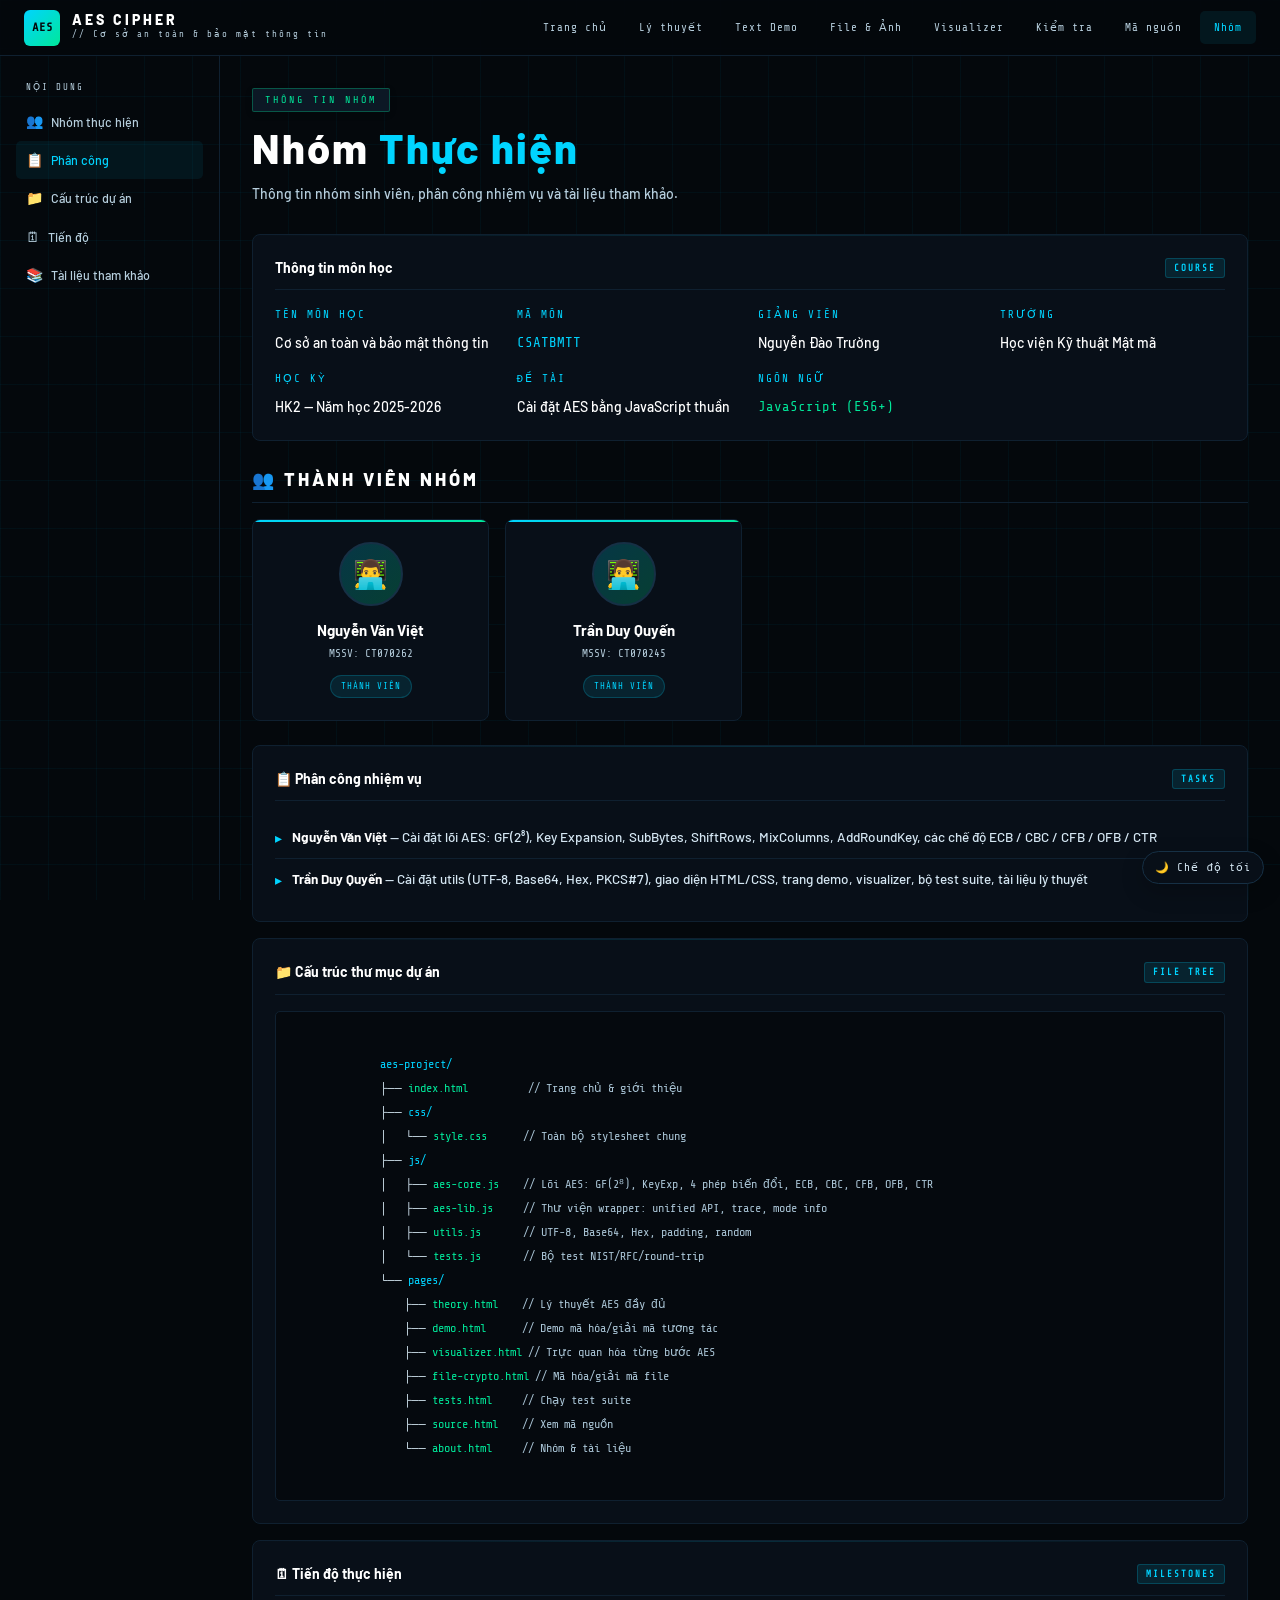
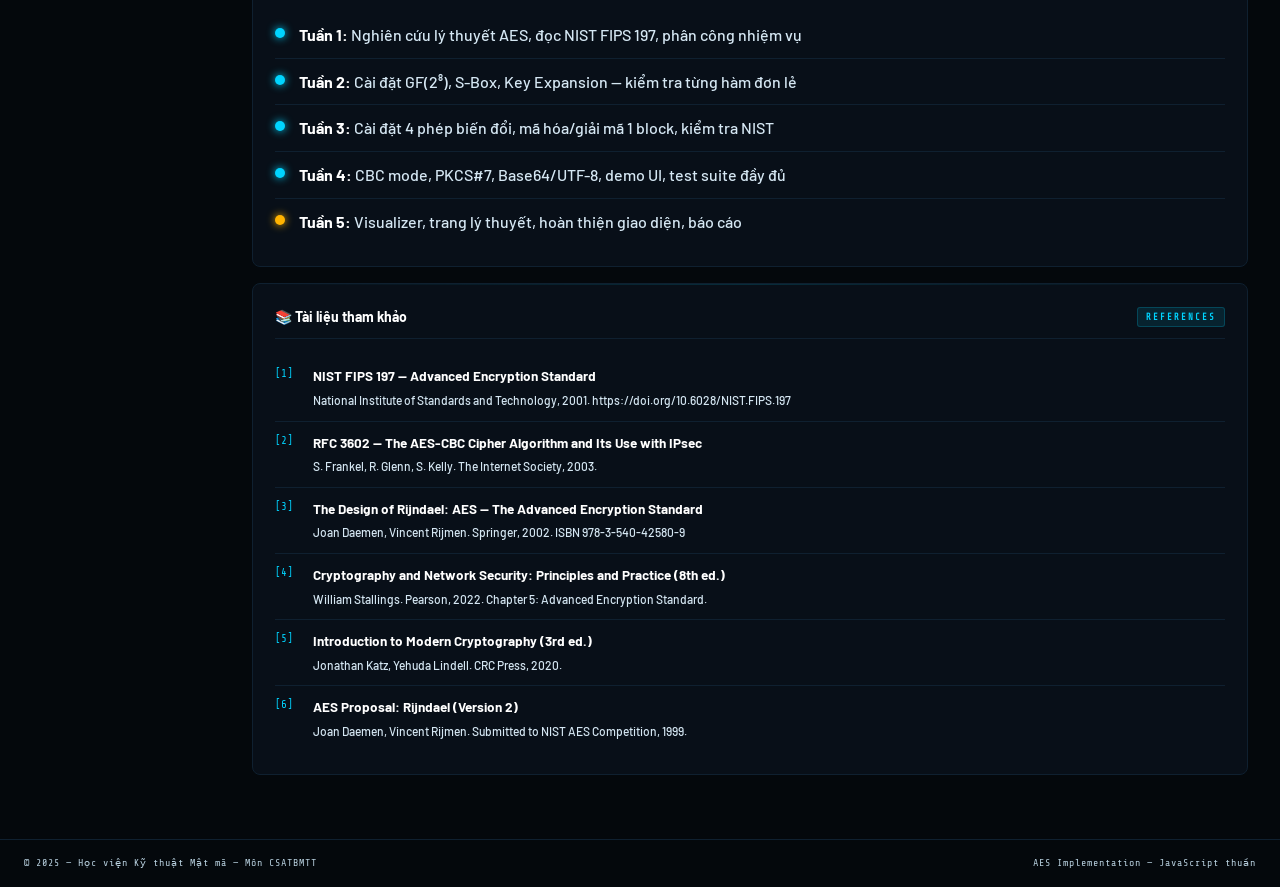
<file: pages/about.html>
<!doctype html>
<html lang="vi">
  <head>
    <meta charset="UTF-8" />
    <meta name="viewport" content="width=device-width, initial-scale=1.0" />
    <title>Nhóm thực hiện — CSATBMTT — Học viện KTMM</title>
    <script src="../js/theme.js"></script>
    <link rel="stylesheet" href="../css/style.css" />
    <style>
      .team-grid {
        display: grid;
        grid-template-columns: repeat(auto-fill, minmax(200px, 1fr));
        gap: 16px;
        margin-bottom: 24px;
      }

      .team-card {
        background: var(--surface);
        border: 1px solid var(--border);
        border-radius: var(--radius-lg);
        padding: 22px 18px;
        text-align: center;
        transition: all 0.2s;
        position: relative;
        overflow: hidden;
      }

      .team-card::before {
        content: "";
        position: absolute;
        top: 0;
        left: 0;
        right: 0;
        height: 2px;
        background: linear-gradient(90deg, var(--cyan), var(--green));
      }

      .team-card:hover {
        border-color: var(--border2);
        transform: translateY(-2px);
      }

      .team-avatar {
        width: 64px;
        height: 64px;
        border-radius: 50%;
        background: linear-gradient(
          135deg,
          rgba(0, 212, 255, 0.2),
          rgba(0, 255, 157, 0.2)
        );
        border: 2px solid var(--border2);
        display: flex;
        align-items: center;
        justify-content: center;
        font-size: 28px;
        margin: 0 auto 12px;
      }

      .team-name {
        font-family: var(--font-head);
        font-size: 15px;
        font-weight: 700;
        color: var(--strong-text);
        margin-bottom: 3px;
      }

      .team-id {
        font-family: var(--font-mono);
        font-size: 11px;
        color: var(--text-dim);
        margin-bottom: 8px;
      }

      .team-role {
        display: inline-block;
        font-family: var(--font-mono);
        font-size: 9px;
        letter-spacing: 1px;
        text-transform: uppercase;
        padding: 3px 10px;
        border-radius: 20px;
        background: rgba(0, 212, 255, 0.1);
        border: 1px solid rgba(0, 212, 255, 0.2);
        color: var(--cyan);
      }

      .task-list {
        list-style: none;
      }
      .task-list li {
        display: flex;
        align-items: flex-start;
        gap: 10px;
        padding: 9px 0;
        border-bottom: 1px solid var(--border);
        font-size: 13.5px;
      }
      .task-list li:last-child {
        border-bottom: none;
      }
      .task-list li::before {
        content: "▸";
        color: var(--cyan);
        flex-shrink: 0;
        margin-top: 1px;
      }

      .ref-list {
        list-style: none;
      }
      .ref-list li {
        padding: 10px 0;
        border-bottom: 1px solid var(--border);
        font-size: 13.5px;
        display: flex;
        gap: 10px;
      }
      .ref-list li:last-child {
        border-bottom: none;
      }
      .ref-num {
        font-family: var(--font-mono);
        font-size: 11px;
        color: var(--cyan);
        flex-shrink: 0;
        min-width: 28px;
      }
      .ref-info strong {
        color: var(--strong-text);
        display: block;
        margin-bottom: 2px;
      }
      .ref-info span {
        font-size: 12px;
        color: var(--text);
      }

      .struct-tree {
        font-family: var(--font-mono);
        font-size: 12px;
        line-height: 2;
        color: var(--text);
        background: var(--surface-soft);
        border: 1px solid var(--border);
        border-radius: var(--radius);
        padding: 16px 20px;
        white-space: pre;
        overflow-x: auto;
      }
      .struct-tree .dir {
        color: var(--cyan);
      }
      .struct-tree .file {
        color: var(--green);
      }
      .struct-tree .cmt {
        color: var(--dim);
      }

      .milestone-list {
        list-style: none;
      }
      .milestone-list li {
        display: flex;
        gap: 14px;
        padding: 10px 0;
        border-bottom: 1px solid var(--border);
      }
      .milestone-list li:last-child {
        border-bottom: none;
      }
      .milestone-dot {
        width: 10px;
        height: 10px;
        border-radius: 50%;
        background: var(--green);
        flex-shrink: 0;
        margin-top: 6px;
        box-shadow: 0 0 8px var(--green);
      }
      .milestone-dot.amber {
        background: var(--amber);
        box-shadow: 0 0 8px var(--amber);
      }
      .milestone-dot.cyan {
        background: var(--cyan);
        box-shadow: 0 0 8px var(--cyan);
      }
    </style>
  </head>
  <body>
    <div class="bg-grid"></div>

    <nav class="nav">
      <a class="nav-brand" href="../index.html">
        <div class="nav-logo">AES</div>
        <div>
          <div class="nav-title">AES CIPHER</div>
          <div class="nav-subtitle">// Cơ sở an toàn & bảo mật thông tin</div>
        </div>
      </a>
      <ul class="nav-links">
        <li><a href="../index.html">Trang chủ</a></li>
        <li><a href="theory.html">Lý thuyết</a></li>
        <li><a href="demo.html">Text Demo</a></li>
        <li><a href="file-crypto.html">File &amp; Ảnh</a></li>
        <li><a href="visualizer.html">Visualizer</a></li>
        <li><a href="tests.html">Kiểm tra</a></li>
        <li><a href="source.html">Mã nguồn</a></li>
        <li><a href="about.html" class="active">Nhóm</a></li>
      </ul>
    </nav>

    <div class="page-layout">
      <aside class="sidebar">
        <span class="sidebar-label">Nội dung</span>
        <ul class="sidebar-nav">
          <li>
            <a href="#team" class="active"
              ><span class="icon">👥</span> Nhóm thực hiện</a
            >
          </li>
          <li>
            <a href="#tasks"><span class="icon">📋</span> Phân công</a>
          </li>
          <li>
            <a href="#structure"><span class="icon">📁</span> Cấu trúc dự án</a>
          </li>
          <li>
            <a href="#milestones"><span class="icon">🗓</span> Tiến độ</a>
          </li>
          <li>
            <a href="#refs"><span class="icon">📚</span> Tài liệu tham khảo</a>
          </li>
        </ul>
      </aside>

      <main class="main">
        <div class="page-header">
          <div class="page-tag">Thông tin nhóm</div>
          <h1 class="page-title">Nhóm <span>Thực hiện</span></h1>
          <p class="page-desc">
            Thông tin nhóm sinh viên, phân công nhiệm vụ và tài liệu tham khảo.
          </p>
        </div>

        <!-- COURSE INFO -->
        <div class="card" style="margin-bottom: 24px">
          <div class="card-title">
            Thông tin môn học <span class="badge">COURSE</span>
          </div>
          <div
            style="
              display: grid;
              grid-template-columns: repeat(auto-fill, minmax(200px, 1fr));
              gap: 16px;
            "
          >
            <div>
              <div class="field-label">Tên môn học</div>
              <div style="font-size: 14px; color: #fff">
                Cơ sở an toàn và bảo mật thông tin
              </div>
            </div>
            <div>
              <div class="field-label">Mã môn</div>
              <div
                style="
                  font-family: var(--font-mono);
                  font-size: 14px;
                  color: var(--cyan);
                "
              >
                CSATBMTT
              </div>
            </div>
            <div>
              <div class="field-label">Giảng viên</div>
              <div style="font-size: 14px; color: #fff">Nguyễn Đào Trường</div>
            </div>
            <div>
              <div class="field-label">Trường</div>
              <div style="font-size: 14px; color: #fff">
                Học viện Kỹ thuật Mật mã
              </div>
            </div>
            <div>
              <div class="field-label">Học kỳ</div>
              <div style="font-size: 14px; color: #fff">
                HK2 — Năm học 2025-2026
              </div>
            </div>
            <div>
              <div class="field-label">Đề tài</div>
              <div style="font-size: 14px; color: #fff">
                Cài đặt AES bằng JavaScript thuần
              </div>
            </div>
            <div>
              <div class="field-label">Ngôn ngữ</div>
              <div
                style="
                  font-family: var(--font-mono);
                  font-size: 14px;
                  color: var(--green);
                "
              >
                JavaScript (ES6+)
              </div>
            </div>
          </div>
        </div>

        <!-- TEAM -->
        <div id="team">
          <div
            class="section-title"
            style="
              font-family: var(--font-head);
              font-size: 18px;
              font-weight: 800;
              color: var(--strong-text);
              margin-bottom: 16px;
              padding-bottom: 8px;
              border-bottom: 1px solid var(--border);
            "
          >
            👥 Thành viên nhóm
          </div>
          <div class="team-grid">
            <div class="team-card">
              <div class="team-avatar">👨‍💻</div>
              <div class="team-name">Nguyễn Văn Việt</div>
              <div class="team-id">MSSV: CT070262</div>
              <span class="team-role">Thành viên</span>
            </div>
            <div class="team-card">
              <div class="team-avatar">👨‍💻</div>
              <div class="team-name">Trần Duy Quyến</div>
              <div class="team-id">MSSV: CT070245</div>
              <span class="team-role">Thành viên</span>
            </div>
          </div>
        </div>

        <!-- TASKS -->
        <div id="tasks" style="margin-top: 8px">
          <div class="card">
            <div class="card-title">
              📋 Phân công nhiệm vụ <span class="badge">TASKS</span>
            </div>
            <ul class="task-list">
              <li>
                <div>
                  <strong style="color: #fff">Nguyễn Văn Việt</strong> — Cài đặt
                  lõi AES: GF(2⁸), Key Expansion, SubBytes, ShiftRows,
                  MixColumns, AddRoundKey, các chế độ ECB / CBC / CFB / OFB /
                  CTR
                </div>
              </li>
              <li>
                <div>
                  <strong style="color: #fff">Trần Duy Quyến</strong> — Cài đặt
                  utils (UTF-8, Base64, Hex, PKCS#7), giao diện HTML/CSS, trang
                  demo, visualizer, bộ test suite, tài liệu lý thuyết
                </div>
              </li>
            </ul>
          </div>
        </div>

        <!-- STRUCTURE -->
        <div id="structure" style="margin-top: 8px">
          <div class="card">
            <div class="card-title">
              📁 Cấu trúc thư mục dự án <span class="badge">FILE TREE</span>
            </div>
            <div class="struct-tree">
              <span class="dir">aes-project/</span>
              ├── <span class="file">index.html</span>          <span class="cmt">// Trang chủ &amp; giới thiệu</span>
              ├── <span class="dir">css/</span>
              │   └── <span class="file">style.css</span>      <span class="cmt">// Toàn bộ stylesheet chung</span>
              ├── <span class="dir">js/</span>
              │   ├── <span class="file">aes-core.js</span>    <span class="cmt">// Lõi AES: GF(2⁸), KeyExp, 4 phép biến đổi, ECB, CBC, CFB, OFB, CTR</span>
              │   ├── <span class="file">aes-lib.js</span>     <span class="cmt">// Thư viện wrapper: unified API, trace, mode info</span>
              │   ├── <span class="file">utils.js</span>       <span class="cmt">// UTF-8, Base64, Hex, padding, random</span>
              │   └── <span class="file">tests.js</span>       <span class="cmt">// Bộ test NIST/RFC/round-trip</span>
              └── <span class="dir">pages/</span>
                  ├── <span class="file">theory.html</span>    <span class="cmt">// Lý thuyết AES đầy đủ</span>
                  ├── <span class="file">demo.html</span>      <span class="cmt">// Demo mã hóa/giải mã tương tác</span>
                  ├── <span class="file">visualizer.html</span> <span class="cmt">// Trực quan hóa từng bước AES</span>
                  ├── <span class="file">file-crypto.html</span> <span class="cmt">// Mã hóa/giải mã file</span>
                  ├── <span class="file">tests.html</span>     <span class="cmt">// Chạy test suite</span>
                  ├── <span class="file">source.html</span>    <span class="cmt">// Xem mã nguồn</span>
                  └── <span class="file">about.html</span>     <span class="cmt">// Nhóm &amp; tài liệu</span>
            </div>
          </div>
        </div>

        <!-- MILESTONES -->
        <div id="milestones" style="margin-top: 8px">
          <div class="card">
            <div class="card-title">
              🗓 Tiến độ thực hiện <span class="badge">MILESTONES</span>
            </div>
            <ul class="milestone-list">
              <li>
                <div class="milestone-dot cyan"></div>
                <div>
                  <strong style="color: #fff">Tuần 1:</strong> Nghiên cứu lý
                  thuyết AES, đọc NIST FIPS 197, phân công nhiệm vụ
                </div>
              </li>
              <li>
                <div class="milestone-dot cyan"></div>
                <div>
                  <strong style="color: #fff">Tuần 2:</strong> Cài đặt GF(2⁸),
                  S-Box, Key Expansion — kiểm tra từng hàm đơn lẻ
                </div>
              </li>
              <li>
                <div class="milestone-dot cyan"></div>
                <div>
                  <strong style="color: #fff">Tuần 3:</strong> Cài đặt 4 phép
                  biến đổi, mã hóa/giải mã 1 block, kiểm tra NIST
                </div>
              </li>
              <li>
                <div class="milestone-dot cyan"></div>
                <div>
                  <strong style="color: #fff">Tuần 4:</strong> CBC mode, PKCS#7,
                  Base64/UTF-8, demo UI, test suite đầy đủ
                </div>
              </li>
              <li>
                <div class="milestone-dot amber"></div>
                <div>
                  <strong style="color: #fff">Tuần 5:</strong> Visualizer, trang
                  lý thuyết, hoàn thiện giao diện, báo cáo
                </div>
              </li>
            </ul>
          </div>
        </div>

        <!-- REFERENCES -->
        <div id="refs" style="margin-top: 8px">
          <div class="card">
            <div class="card-title">
              📚 Tài liệu tham khảo <span class="badge">REFERENCES</span>
            </div>
            <ul class="ref-list">
              <li>
                <span class="ref-num">[1]</span>
                <div class="ref-info">
                  <strong>NIST FIPS 197 — Advanced Encryption Standard</strong>
                  <span
                    >National Institute of Standards and Technology, 2001.
                    https://doi.org/10.6028/NIST.FIPS.197</span
                  >
                </div>
              </li>
              <li>
                <span class="ref-num">[2]</span>
                <div class="ref-info">
                  <strong
                    >RFC 3602 — The AES-CBC Cipher Algorithm and Its Use with
                    IPsec</strong
                  >
                  <span
                    >S. Frankel, R. Glenn, S. Kelly. The Internet Society,
                    2003.</span
                  >
                </div>
              </li>
              <li>
                <span class="ref-num">[3]</span>
                <div class="ref-info">
                  <strong
                    >The Design of Rijndael: AES — The Advanced Encryption
                    Standard</strong
                  >
                  <span
                    >Joan Daemen, Vincent Rijmen. Springer, 2002. ISBN
                    978-3-540-42580-9</span
                  >
                </div>
              </li>
              <li>
                <span class="ref-num">[4]</span>
                <div class="ref-info">
                  <strong
                    >Cryptography and Network Security: Principles and Practice
                    (8th ed.)</strong
                  >
                  <span
                    >William Stallings. Pearson, 2022. Chapter 5: Advanced
                    Encryption Standard.</span
                  >
                </div>
              </li>
              <li>
                <span class="ref-num">[5]</span>
                <div class="ref-info">
                  <strong>Introduction to Modern Cryptography (3rd ed.)</strong>
                  <span>Jonathan Katz, Yehuda Lindell. CRC Press, 2020.</span>
                </div>
              </li>
              <li>
                <span class="ref-num">[6]</span>
                <div class="ref-info">
                  <strong>AES Proposal: Rijndael (Version 2)</strong>
                  <span
                    >Joan Daemen, Vincent Rijmen. Submitted to NIST AES
                    Competition, 1999.</span
                  >
                </div>
              </li>
            </ul>
          </div>
        </div>
      </main>
    </div>

    <footer class="footer">
      <span>© 2025 — Học viện Kỹ thuật Mật mã — Môn CSATBMTT</span>
      <span>AES Implementation — JavaScript thuần</span>
    </footer>

    <script>
      const headings = document.querySelectorAll("[id]");
      const links = document.querySelectorAll(".sidebar-nav a");
      const observer = new IntersectionObserver(
        (entries) => {
          entries.forEach((e) => {
            if (e.isIntersecting) {
              links.forEach((l) => l.classList.remove("active"));
              const link = document.querySelector(
                `.sidebar-nav a[href="#${e.target.id}"]`,
              );
              if (link) link.classList.add("active");
            }
          });
        },
        { threshold: 0.5 },
      );
      headings.forEach((h) => observer.observe(h));
    </script>
  </body>
</html>
</file>
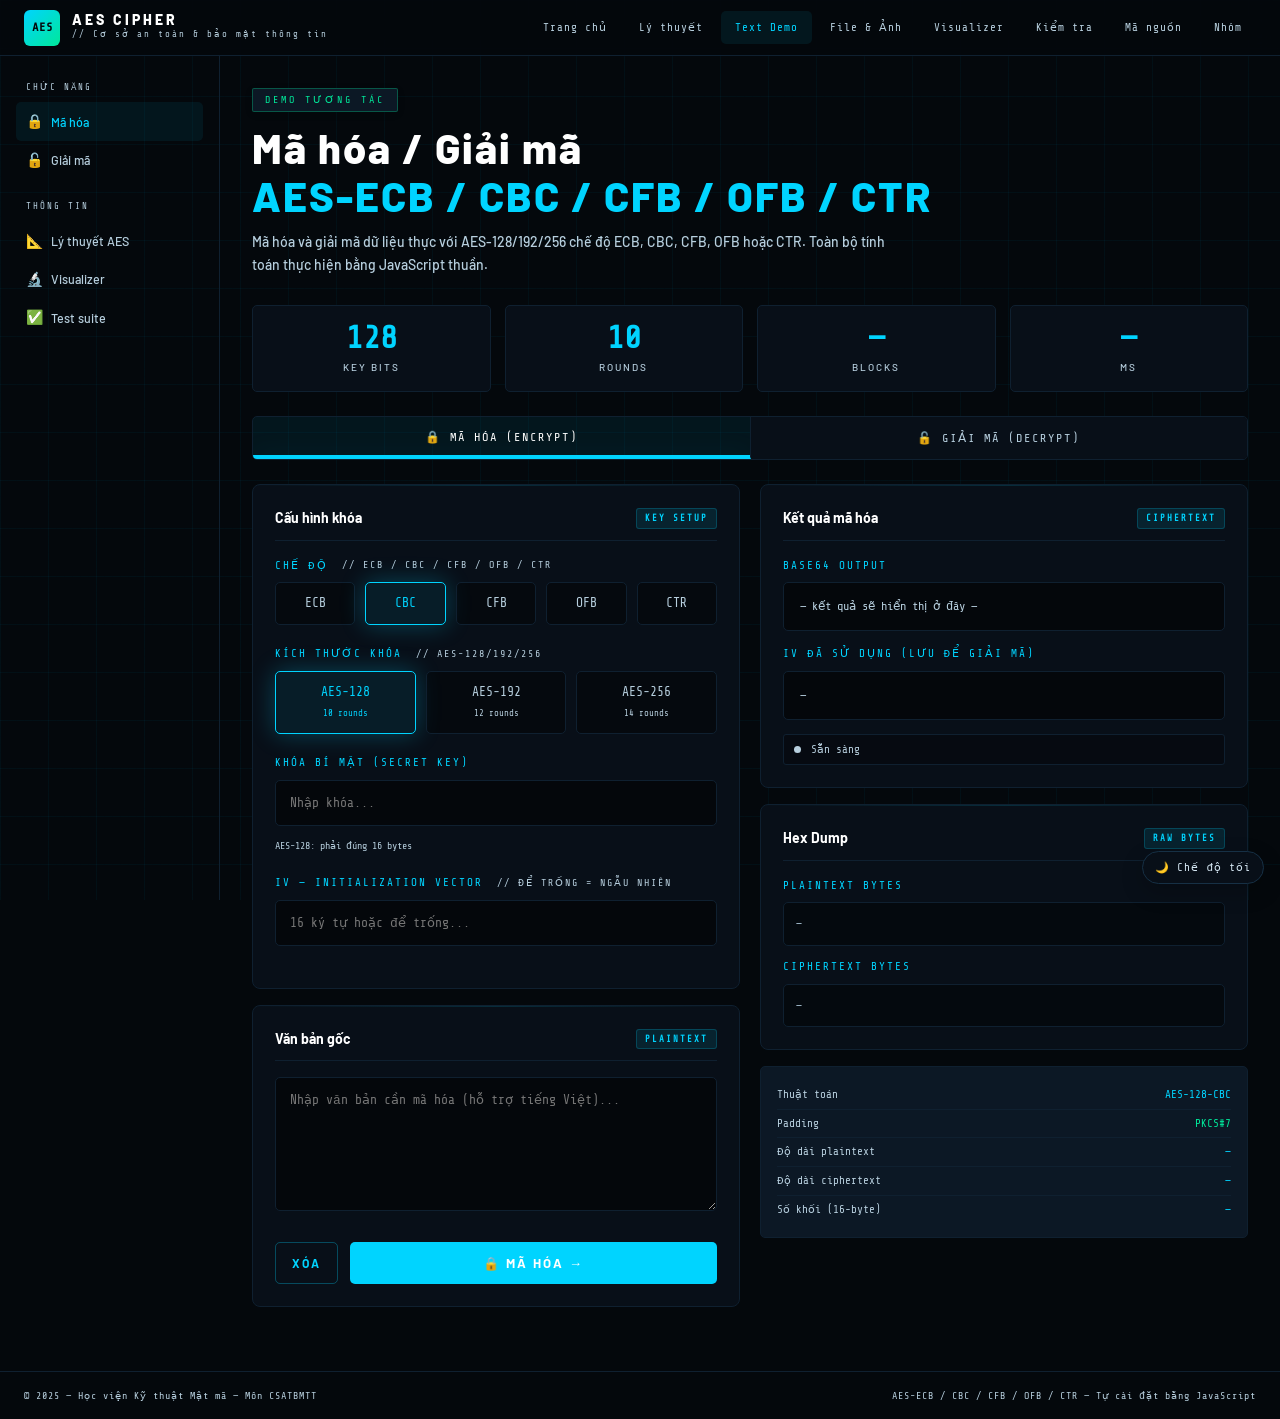
<file: pages/demo.html>
<!doctype html>
<html lang="vi">
  <head>
    <meta charset="UTF-8" />
    <meta name="viewport" content="width=device-width, initial-scale=1.0" />
    <title>Demo Mã hóa AES — CSATBMTT — Học viện KTMM</title>
    <script src="../js/theme.js"></script>
    <link rel="stylesheet" href="../css/style.css" />
    <style>
      .tab-bar {
        display: flex;
        gap: 0;
        border: 1px solid var(--border);
        border-radius: var(--radius);
        overflow: hidden;
        margin-bottom: 24px;
      }
      .tab-btn {
        flex: 1;
        padding: 13px;
        background: var(--surface);
        border: none;
        color: var(--text-dim);
        font-family: var(--font-mono);
        font-size: 12px;
        font-weight: 500;
        letter-spacing: 2px;
        text-transform: uppercase;
        cursor: pointer;
        transition: all 0.2s;
        border-right: 1px solid var(--border);
      }
      .tab-btn:last-child {
        border-right: none;
      }
      .tab-btn.active {
        color: #fff;
        background: rgba(0, 212, 255, 0.07);
        border-bottom: 2px solid var(--cyan);
      }
      .tab-btn:hover:not(.active) {
        color: var(--text);
      }

      .tab-content {
        display: none;
      }
      .tab-content.active {
        display: block;
        animation: fadeIn 0.25s ease;
      }

      .hex-dump {
        font-family: var(--font-mono);
        font-size: 11px;
        background: var(--surface-soft);
        border: 1px solid var(--border);
        border-radius: var(--radius);
        padding: 12px;
        white-space: pre;
        overflow-x: auto;
        color: var(--dim);
        max-height: 140px;
        overflow-y: auto;
      }

      :root[data-theme="light"] .hex-dump {
        background: #edf4fa;
        border-color: #cdddea;
        color: #42657c;
      }

      .side-info {
        background: var(--surface2);
        border: 1px solid var(--border);
        border-radius: var(--radius);
        padding: 14px 16px;
        margin-top: 14px;
      }

      .side-info-row {
        display: flex;
        justify-content: space-between;
        align-items: center;
        padding: 5px 0;
        border-bottom: 1px solid var(--border);
        font-family: var(--font-mono);
        font-size: 11px;
      }
      .side-info-row:last-child {
        border-bottom: none;
      }
      .side-info-row .k {
        color: var(--text-dim);
      }
      .side-info-row .v {
        color: var(--cyan);
        font-weight: 500;
      }
      .side-info-row .v.ok {
        color: var(--green);
      }
      .side-info-row .v.warn {
        color: var(--amber);
      }

      .key-display {
        display: flex;
        gap: 3px;
        flex-wrap: wrap;
        margin-top: 8px;
      }
      .key-byte {
        width: 28px;
        height: 28px;
        background: rgba(0, 212, 255, 0.08);
        border: 1px solid rgba(0, 212, 255, 0.2);
        border-radius: 3px;
        display: flex;
        align-items: center;
        justify-content: center;
        font-family: var(--font-mono);
        font-size: 10px;
        color: var(--cyan);
      }
    </style>
  </head>
  <body>
    <div class="bg-grid"></div>

    <!-- NAV -->
    <nav class="nav">
      <a class="nav-brand" href="../index.html">
        <div class="nav-logo">AES</div>
        <div>
          <div class="nav-title">AES CIPHER</div>
          <div class="nav-subtitle">// Cơ sở an toàn & bảo mật thông tin</div>
        </div>
      </a>
      <ul class="nav-links">
        <li><a href="../index.html">Trang chủ</a></li>
        <li><a href="theory.html">Lý thuyết</a></li>
        <li><a href="demo.html" class="active">Text Demo</a></li>
        <li><a href="file-crypto.html">File &amp; Ảnh</a></li>
        <li><a href="visualizer.html">Visualizer</a></li>
        <li><a href="tests.html">Kiểm tra</a></li>
        <li><a href="source.html">Mã nguồn</a></li>
        <li><a href="about.html">Nhóm</a></li>
      </ul>
    </nav>

    <div class="page-layout">
      <aside class="sidebar">
        <span class="sidebar-label">Chức năng</span>
        <ul class="sidebar-nav">
          <li>
            <a href="#" onclick="switchTab('enc')" class="active"
              ><span class="icon">🔒</span> Mã hóa</a
            >
          </li>
          <li>
            <a href="#" onclick="switchTab('dec')"
              ><span class="icon">🔓</span> Giải mã</a
            >
          </li>
        </ul>
        <span class="sidebar-label" style="margin-top: 16px">Thông tin</span>
        <ul class="sidebar-nav">
          <li>
            <a href="theory.html"><span class="icon">📐</span> Lý thuyết AES</a>
          </li>
          <li>
            <a href="visualizer.html"
              ><span class="icon">🔬</span> Visualizer</a
            >
          </li>
          <li>
            <a href="tests.html"><span class="icon">✅</span> Test suite</a>
          </li>
        </ul>
      </aside>

      <main class="main">
        <div class="page-header">
          <div class="page-tag">Demo tương tác</div>
          <h1 class="page-title">
            Mã hóa / Giải mã<br /><span>AES-ECB / CBC / CFB / OFB / CTR</span>
          </h1>
          <p class="page-desc">
            Mã hóa và giải mã dữ liệu thực với AES-128/192/256 chế độ ECB, CBC,
            CFB, OFB hoặc CTR. Toàn bộ tính toán thực hiện bằng JavaScript
            thuần.
          </p>
        </div>

        <!-- STATS -->
        <div class="info-grid" style="grid-template-columns: repeat(4, 1fr)">
          <div class="info-cell">
            <span class="info-num" id="stat-keysize">128</span>
            <span class="info-lbl">Key bits</span>
          </div>
          <div class="info-cell">
            <span class="info-num" id="stat-rounds">10</span>
            <span class="info-lbl">Rounds</span>
          </div>
          <div class="info-cell">
            <span class="info-num" id="stat-blocks">—</span>
            <span class="info-lbl">Blocks</span>
          </div>
          <div class="info-cell">
            <span class="info-num" id="stat-time">—</span>
            <span class="info-lbl">ms</span>
          </div>
        </div>

        <!-- TABS -->
        <div class="tab-bar">
          <button
            class="tab-btn active"
            id="tab-enc-btn"
            onclick="switchTab('enc')"
          >
            🔒 Mã hóa (Encrypt)
          </button>
          <button class="tab-btn" id="tab-dec-btn" onclick="switchTab('dec')">
            🔓 Giải mã (Decrypt)
          </button>
        </div>

        <!-- ENCRYPT TAB -->
        <div id="tab-enc" class="tab-content active">
          <div class="two-col">
            <!-- LEFT: Inputs -->
            <div>
              <div class="card">
                <div class="card-title">
                  Cấu hình khóa <span class="badge">KEY SETUP</span>
                </div>

                <div class="field">
                  <div class="field-label">
                    Chế độ
                    <span class="hint">// ECB / CBC / CFB / OFB / CTR</span>
                  </div>
                  <div class="key-selector">
                    <div
                      class="key-opt"
                      id="enc-ecb"
                      onclick="setEncMode('ecb')"
                    >
                      ECB
                    </div>
                    <div
                      class="key-opt active"
                      id="enc-cbc"
                      onclick="setEncMode('cbc')"
                    >
                      CBC
                    </div>
                    <div
                      class="key-opt"
                      id="enc-cfb"
                      onclick="setEncMode('cfb')"
                    >
                      CFB
                    </div>
                    <div
                      class="key-opt"
                      id="enc-ofb"
                      onclick="setEncMode('ofb')"
                    >
                      OFB
                    </div>
                    <div
                      class="key-opt"
                      id="enc-ctr"
                      onclick="setEncMode('ctr')"
                    >
                      CTR
                    </div>
                  </div>
                  <div
                    id="enc-mode-warn"
                    style="
                      font-family: var(--font-mono);
                      font-size: 10px;
                      color: var(--amber);
                      margin-top: 6px;
                      display: none;
                    "
                  >
                    ⚠️ ECB không an toàn: plaintext giống nhau → ciphertext
                    giống nhau
                  </div>
                </div>

                <div class="field">
                  <div class="field-label">
                    Kích thước khóa <span class="hint">// AES-128/192/256</span>
                  </div>
                  <div class="key-selector">
                    <div
                      class="key-opt active"
                      id="enc-k128"
                      onclick="setEncKeySize(128)"
                    >
                      AES-128<br /><span style="font-size: 9px">10 rounds</span>
                    </div>
                    <div
                      class="key-opt"
                      id="enc-k192"
                      onclick="setEncKeySize(192)"
                    >
                      AES-192<br /><span style="font-size: 9px">12 rounds</span>
                    </div>
                    <div
                      class="key-opt"
                      id="enc-k256"
                      onclick="setEncKeySize(256)"
                    >
                      AES-256<br /><span style="font-size: 9px">14 rounds</span>
                    </div>
                  </div>
                </div>

                <div class="field">
                  <div class="field-label">Khóa bí mật (Secret Key)</div>
                  <input type="text" id="enc-key" placeholder="Nhập khóa..." />
                  <div
                    id="enc-key-error"
                    style="
                      font-family: var(--font-mono);
                      font-size: 10px;
                      color: var(--red);
                      margin-top: 4px;
                      display: none;
                    "
                  ></div>
                  <div id="enc-key-bytes" class="key-display"></div>
                  <div
                    style="
                      font-family: var(--font-mono);
                      font-size: 10px;
                      color: var(--text-dim);
                      margin-top: 4px;
                    "
                    id="enc-key-info"
                  >
                    AES-128: phải đúng 16 bytes
                  </div>
                </div>

                <div class="field" id="enc-iv-field">
                  <div class="field-label">
                    <span id="enc-iv-lbl">IV — Initialization Vector</span>
                    <span class="hint" id="enc-iv-hint"
                      >// để trống = ngẫu nhiên</span
                    >
                  </div>
                  <input
                    type="text"
                    id="enc-iv"
                    placeholder="16 ký tự hoặc để trống..."
                  />
                </div>
              </div>

              <div class="card">
                <div class="card-title">
                  Văn bản gốc <span class="badge">PLAINTEXT</span>
                </div>
                <div class="field">
                  <textarea
                    id="enc-input"
                    placeholder="Nhập văn bản cần mã hóa (hỗ trợ tiếng Việt)..."
                    rows="5"
                  ></textarea>
                </div>
                <div class="btn-row">
                  <button class="btn btn-ghost" onclick="clearEnc()">
                    Xóa
                  </button>
                  <button class="btn btn-primary" onclick="doEncrypt()">
                    🔒 Mã hóa →
                  </button>
                </div>
              </div>
            </div>

            <!-- RIGHT: Output -->
            <div>
              <div class="card">
                <div class="card-title">
                  Kết quả mã hóa <span class="badge">CIPHERTEXT</span>
                </div>
                <div class="field-label">Base64 Output</div>
                <div class="output-box" id="enc-output">
                  <span style="color: var(--text-dim)"
                    >— kết quả sẽ hiển thị ở đây —</span
                  >
                </div>
                <div class="field-label" style="margin-top: 14px">
                  <span id="enc-iv-out-lbl"
                    >IV đã sử dụng (lưu để giải mã)</span
                  >
                </div>
                <div class="output-box" id="enc-iv-out" style="display: block">
                  <span style="color: var(--text-dim)">—</span>
                </div>
                <div class="status" id="enc-status">
                  <div class="status-dot"></div>
                  <span>Sẵn sàng</span>
                </div>
              </div>

              <div class="card">
                <div class="card-title">
                  Hex Dump <span class="badge">RAW BYTES</span>
                </div>
                <div class="field-label">Plaintext bytes</div>
                <div class="hex-dump" id="enc-plain-hex">—</div>
                <div class="field-label" style="margin-top: 12px">
                  Ciphertext bytes
                </div>
                <div class="hex-dump" id="enc-cipher-hex">—</div>
              </div>

              <div class="side-info">
                <div class="side-info-row">
                  <span class="k">Thuật toán</span>
                  <span class="v" id="info-algo">AES-128-CBC</span>
                </div>
                <div class="side-info-row">
                  <span class="k">Padding</span>
                  <span class="v ok">PKCS#7</span>
                </div>
                <div class="side-info-row">
                  <span class="k">Độ dài plaintext</span>
                  <span class="v" id="info-plain-len">—</span>
                </div>
                <div class="side-info-row">
                  <span class="k">Độ dài ciphertext</span>
                  <span class="v" id="info-cipher-len">—</span>
                </div>
                <div class="side-info-row">
                  <span class="k">Số khối (16-byte)</span>
                  <span class="v" id="info-blocks">—</span>
                </div>
              </div>
            </div>
          </div>
        </div>

        <!-- DECRYPT TAB -->
        <div id="tab-dec" class="tab-content">
          <div class="two-col">
            <div>
              <div class="card">
                <div class="card-title">
                  Cấu hình giải mã <span class="badge">KEY SETUP</span>
                </div>

                <div class="field">
                  <div class="field-label">Chế độ</div>
                  <div class="key-selector">
                    <div
                      class="key-opt"
                      id="dec-ecb"
                      onclick="setDecMode('ecb')"
                    >
                      ECB
                    </div>
                    <div
                      class="key-opt active"
                      id="dec-cbc"
                      onclick="setDecMode('cbc')"
                    >
                      CBC
                    </div>
                    <div
                      class="key-opt"
                      id="dec-cfb"
                      onclick="setDecMode('cfb')"
                    >
                      CFB
                    </div>
                    <div
                      class="key-opt"
                      id="dec-ofb"
                      onclick="setDecMode('ofb')"
                    >
                      OFB
                    </div>
                    <div
                      class="key-opt"
                      id="dec-ctr"
                      onclick="setDecMode('ctr')"
                    >
                      CTR
                    </div>
                  </div>
                </div>

                <div class="field">
                  <div class="field-label">Kích thước khóa</div>
                  <div class="key-selector">
                    <div
                      class="key-opt active"
                      id="dec-k128"
                      onclick="setDecKeySize(128)"
                    >
                      AES-128
                    </div>
                    <div
                      class="key-opt"
                      id="dec-k192"
                      onclick="setDecKeySize(192)"
                    >
                      AES-192
                    </div>
                    <div
                      class="key-opt"
                      id="dec-k256"
                      onclick="setDecKeySize(256)"
                    >
                      AES-256
                    </div>
                  </div>
                </div>

                <div class="field">
                  <div class="field-label">Khóa bí mật</div>
                  <input
                    type="text"
                    id="dec-key"
                    placeholder="Nhập khóa bí mật..."
                  />
                  <div
                    id="dec-key-error"
                    style="
                      font-family: var(--font-mono);
                      font-size: 10px;
                      color: var(--red);
                      margin-top: 4px;
                      display: none;
                    "
                  ></div>
                </div>

                <div class="field" id="dec-iv-field">
                  <div class="field-label">
                    <span id="dec-iv-lbl">IV (từ khi mã hóa)</span>
                  </div>
                  <input
                    type="text"
                    id="dec-iv"
                    placeholder="Dán IV Base64 ở đây..."
                  />
                </div>

                <div class="field">
                  <div class="field-label">Chuỗi mã hóa (Base64)</div>
                  <textarea
                    id="dec-input"
                    placeholder="Dán ciphertext Base64 vào đây..."
                    rows="5"
                  ></textarea>
                </div>

                <div class="btn-row">
                  <button class="btn btn-ghost" onclick="clearDec()">
                    Xóa
                  </button>
                  <button class="btn btn-green" onclick="doDecrypt()">
                    🔓 Giải mã →
                  </button>
                </div>
              </div>
            </div>

            <div>
              <div class="card">
                <div class="card-title">
                  Kết quả giải mã <span class="badge">PLAINTEXT</span>
                </div>
                <div
                  class="output-box"
                  id="dec-output"
                  style="min-height: 120px"
                >
                  <span style="color: var(--text-dim)"
                    >— văn bản gốc sẽ hiển thị ở đây —</span
                  >
                </div>
                <div class="status" id="dec-status">
                  <div class="status-dot"></div>
                  <span>Sẵn sàng</span>
                </div>
              </div>

              <div class="card">
                <div class="card-title">Kiểm tra nhanh</div>
                <p
                  style="
                    font-size: 13px;
                    color: var(--text-dim);
                    margin-bottom: 14px;
                  "
                >
                  Thử mã hóa và giải mã ngay với dữ liệu mẫu:
                </p>
                <div class="btn-row" style="flex-direction: column">
                  <button
                    class="btn btn-ghost"
                    style="width: 100%; justify-content: center"
                    onclick="loadSample1()"
                  >
                    📝 Mẫu 1: Text ASCII ngắn
                  </button>
                  <button
                    class="btn btn-ghost"
                    style="width: 100%; justify-content: center"
                    onclick="loadSample2()"
                  >
                    🇻🇳 Mẫu 2: Tiếng Việt UTF-8
                  </button>
                  <button
                    class="btn btn-ghost"
                    style="width: 100%; justify-content: center"
                    onclick="loadSample3()"
                  >
                    🔢 Mẫu 3: NIST Test Vector
                  </button>
                </div>
              </div>
            </div>
          </div>
        </div>
      </main>
    </div>

    <footer class="footer">
      <span>© 2025 — Học viện Kỹ thuật Mật mã — Môn CSATBMTT</span>
      <span>AES-ECB / CBC / CFB / OFB / CTR — Tự cài đặt bằng JavaScript</span>
    </footer>

    <script src="../js/aes-core.js"></script>
    <script src="../js/utils.js"></script>
    <script src="../js/aes-lib.js"></script>
    <script>
      let encKeyBits = 128;
      let decKeyBits = 128;
      let encMode = "cbc";
      let decMode = "cbc";

      const roundsMap = { 128: 10, 192: 12, 256: 14 };

      // ── Mode selectors
      function setEncMode(m) {
        encMode = m;
        ["enc-ecb", "enc-cbc", "enc-cfb", "enc-ofb", "enc-ctr"].forEach((id) =>
          document.getElementById(id).classList.remove("active"),
        );
        document.getElementById("enc-" + m).classList.add("active");
        document.getElementById("enc-mode-warn").style.display =
          m === "ecb" ? "block" : "none";
        const ivField = document.getElementById("enc-iv-field");
        const ivLbl = document.getElementById("enc-iv-lbl");
        const ivHint = document.getElementById("enc-iv-hint");
        if (m === "ecb") {
          ivField.style.display = "none";
        } else if (m === "ctr") {
          ivField.style.display = "";
          ivLbl.textContent = "Nonce (8 bytes)";
          ivHint.textContent = "// để trống = ngẫu nhiên";
        } else {
          ivField.style.display = "";
          ivLbl.textContent = "IV — Initialization Vector";
          ivHint.textContent = "// để trống = ngẫu nhiên";
        }
        document.getElementById("info-algo").textContent =
          "AES-" + encKeyBits + "-" + m.toUpperCase();
      }
      function setDecMode(m) {
        decMode = m;
        ["dec-ecb", "dec-cbc", "dec-cfb", "dec-ofb", "dec-ctr"].forEach((id) =>
          document.getElementById(id).classList.remove("active"),
        );
        document.getElementById("dec-" + m).classList.add("active");
        const ivField = document.getElementById("dec-iv-field");
        const ivLbl = document.getElementById("dec-iv-lbl");
        if (m === "ecb") {
          ivField.style.display = "none";
        } else if (m === "ctr") {
          ivField.style.display = "";
          ivLbl.textContent = "Nonce (từ khi mã hóa)";
        } else {
          ivField.style.display = "";
          ivLbl.textContent = "IV (từ khi mã hóa)";
        }
      }

      function setEncKeySize(bits) {
        encKeyBits = bits;
        ["enc-k128", "enc-k192", "enc-k256"].forEach((id) =>
          document.getElementById(id).classList.remove("active"),
        );
        document.getElementById("enc-k" + bits).classList.add("active");
        document.getElementById("stat-keysize").textContent = bits;
        document.getElementById("stat-rounds").textContent = roundsMap[bits];
        document.getElementById("info-algo").textContent =
          "AES-" + bits + "-" + encMode.toUpperCase();
        document.getElementById("enc-key-info").textContent =
          "AES-" + bits + ": phải đúng " + bits / 8 + " bytes";
        applyKeyInputRules("enc");
        updateKeyDisplay();
      }

      function setDecKeySize(bits) {
        decKeyBits = bits;
        ["dec-k128", "dec-k192", "dec-k256"].forEach((id) =>
          document.getElementById(id).classList.remove("active"),
        );
        document.getElementById("dec-k" + bits).classList.add("active");
        applyKeyInputRules("dec");
      }

      function updateKeyDisplay() {
        const keyStr = document.getElementById("enc-key").value;
        const disp = document.getElementById("enc-key-bytes");
        if (!keyStr) {
          disp.innerHTML = "";
          return;
        }
        const bytes = Utils.strToBytes(keyStr);
        disp.innerHTML = bytes
          .map(
            (b) =>
              '<div class="key-byte">' +
              b.toString(16).padStart(2, "0").toUpperCase() +
              "</div>",
          )
          .join("");
      }

      function getKeyLengthError(keyStr, keyBits) {
        try {
          Utils.validateKeyLength(keyStr, keyBits);
          return null;
        } catch (e) {
          return e.message;
        }
      }

      function truncateToUtf8Bytes(text, maxBytes) {
        if (!text) return "";
        let out = "";
        for (const ch of text) {
          const next = out + ch;
          if (Utils.keyByteLength(next) > maxBytes) break;
          out = next;
        }
        return out;
      }

      function setKeyInlineError(field, msg) {
        const id = field === "enc" ? "enc-key-error" : "dec-key-error";
        const el = document.getElementById(id);
        if (!el) return;
        if (!msg) {
          el.textContent = "";
          el.style.display = "none";
          return;
        }
        el.textContent = msg;
        el.style.display = "block";
      }

      function maybeClearStatusWhenKeyValid(field) {
        const statusId = field === "enc" ? "enc-status" : "dec-status";
        const statusEl = document.getElementById(statusId);
        if (!statusEl || !statusEl.classList.contains("err")) return;
        setStatus(statusId, "", "Sẵn sàng");
      }

      function applyKeyInputRules(field) {
        const isEnc = field === "enc";
        const input = document.getElementById(isEnc ? "enc-key" : "dec-key");
        if (!input) return;

        const keyBits = isEnc ? encKeyBits : decKeyBits;
        const needed = keyBits / 8;
        const truncated = truncateToUtf8Bytes(input.value, needed);
        if (truncated !== input.value) input.value = truncated;

        const actual = Utils.keyByteLength(input.value);
        if (actual === 0) {
          setKeyInlineError(field, "");
          if (isEnc) updateKeyDisplay();
          return;
        }

        if (actual === needed) {
          setKeyInlineError(field, "");
          maybeClearStatusWhenKeyValid(field);
        } else {
          setKeyInlineError(
            field,
            `Khóa AES-${keyBits} cần đúng ${needed} bytes (hiện tại: ${actual} bytes)`,
          );
        }

        if (isEnc) updateKeyDisplay();
      }

      document
        .getElementById("enc-key")
        .addEventListener("input", () => applyKeyInputRules("enc"));
      document
        .getElementById("dec-key")
        .addEventListener("input", () => applyKeyInputRules("dec"));

      function switchTab(tab) {
        document
          .getElementById("tab-enc")
          .classList.toggle("active", tab === "enc");
        document
          .getElementById("tab-dec")
          .classList.toggle("active", tab === "dec");
        document
          .getElementById("tab-enc-btn")
          .classList.toggle("active", tab === "enc");
        document
          .getElementById("tab-dec-btn")
          .classList.toggle("active", tab === "dec");
        const links = document.querySelectorAll(".sidebar-nav a");
        links[0].classList.toggle("active", tab === "enc");
        links[1].classList.toggle("active", tab === "dec");
      }

      function setStatus(id, type, msg) {
        const el = document.getElementById(id);
        el.className = "status " + type;
        el.innerHTML = '<div class="status-dot"></div><span>' + msg + "</span>";
      }

      function showOutput(id, text, type) {
        type = type || "ok";
        const el = document.getElementById(id);
        el.className = "output-box " + type;
        el.innerHTML =
          type !== "err"
            ? '<button class="copy-btn" onclick="doCopy(\'' +
              id +
              '\')">COPY</button><span id="' +
              id +
              '-txt">' +
              escHtml(text) +
              "</span>"
            : "<span>" + escHtml(text) + "</span>";
      }

      function escHtml(s) {
        return String(s)
          .replace(/&/g, "&amp;")
          .replace(/</g, "&lt;")
          .replace(/>/g, "&gt;");
      }

      function doCopy(id) {
        const text = document.getElementById(id + "-txt")?.textContent || "";
        const ta = document.createElement("textarea");
        ta.value = text;
        ta.style.position = "fixed";
        ta.style.opacity = "0";
        document.body.appendChild(ta);
        ta.select();
        document.execCommand("copy");
        document.body.removeChild(ta);
        const btn = document.querySelector("#" + id + " .copy-btn");
        if (btn) {
          btn.textContent = "COPIED!";
          setTimeout(() => (btn.textContent = "COPY"), 1500);
        }
      }

      function clearEnc() {
        ["enc-key", "enc-iv", "enc-input"].forEach(
          (id) => (document.getElementById(id).value = ""),
        );
        setKeyInlineError("enc", "");
        document.getElementById("enc-key-bytes").innerHTML = "";
        document.getElementById("enc-output").innerHTML =
          '<span style="color:var(--text-dim)">—</span>';
        document.getElementById("enc-iv-out").innerHTML =
          '<span style="color:var(--text-dim)">—</span>';
        document.getElementById("enc-plain-hex").textContent = "—";
        document.getElementById("enc-cipher-hex").textContent = "—";
        [
          "info-plain-len",
          "info-cipher-len",
          "info-blocks",
          "stat-blocks",
          "stat-time",
        ].forEach((id) => (document.getElementById(id).textContent = "—"));
        setStatus("enc-status", "", "Sẵn sàng");
      }

      function clearDec() {
        ["dec-key", "dec-iv", "dec-input"].forEach(
          (id) => (document.getElementById(id).value = ""),
        );
        setKeyInlineError("dec", "");
        document.getElementById("dec-output").innerHTML =
          '<span style="color:var(--text-dim)">—</span>';
        setStatus("dec-status", "", "Sẵn sàng");
      }

      function doEncrypt() {
        const keyStr = document.getElementById("enc-key").value;
        const ivStr = document.getElementById("enc-iv").value.trim();
        const plain = document.getElementById("enc-input").value;

        if (!keyStr) {
          setStatus("enc-status", "err", "⚠ Vui lòng nhập khóa bí mật");
          return;
        }
        const keyErr = getKeyLengthError(keyStr, encKeyBits);
        if (keyErr) {
          setKeyInlineError("enc", keyErr);
          setStatus("enc-status", "err", "⚠ " + keyErr);
          return;
        }
        setKeyInlineError("enc", "");
        if (!plain) {
          setStatus("enc-status", "err", "⚠ Vui lòng nhập văn bản");
          return;
        }

        try {
          const keyBytes = Utils.prepareKey(keyStr, encKeyBits);
          const plainBytes = Utils.strToBytes(plain);
          let cipherBytes, ivOrNonce;

          const t0 = Date.now();
          if (encMode === "ecb") {
            cipherBytes = AES.ecbEncrypt(plainBytes, keyBytes);
            ivOrNonce = null;
          } else if (encMode === "ctr") {
            var nonce = ivStr
              ? Utils.prepareKey(ivStr, 64)
              : Utils.randomBytes(8);
            cipherBytes = AES.ctrEncrypt(plainBytes, keyBytes, nonce);
            ivOrNonce = nonce;
          } else {
            // CBC, CFB, OFB — all use 16-byte IV
            var iv = ivStr
              ? Utils.prepareKey(ivStr, 128)
              : Utils.randomBytes(16);
            cipherBytes = AES.encrypt(plainBytes, keyBytes, {
              mode: encMode,
              iv: iv,
            });
            ivOrNonce = iv;
          }
          const elapsed = Date.now() - t0;

          const cipherB64 = Utils.toBase64(cipherBytes);
          const noPad =
            encMode === "ctr" || encMode === "cfb" || encMode === "ofb";
          const blocks = noPad
            ? Math.ceil(plainBytes.length / 16)
            : cipherBytes.length / 16;

          showOutput("enc-output", cipherB64);
          if (ivOrNonce) {
            var ivB64 = Utils.toBase64(ivOrNonce);
            showOutput("enc-iv-out", ivB64);
            document.getElementById("enc-iv-out").style.display = "block";
            document.getElementById("enc-iv-out-lbl").textContent =
              encMode === "ctr"
                ? "Nonce đã sử dụng"
                : "IV đã sử dụng (lưu để giải mã)";
          } else {
            document.getElementById("enc-iv-out").style.display = "none";
          }

          document.getElementById("enc-plain-hex").textContent =
            Utils.formatHexDump(plainBytes);
          document.getElementById("enc-cipher-hex").textContent =
            Utils.formatHexDump(cipherBytes);

          document.getElementById("info-plain-len").textContent =
            plainBytes.length + " bytes";
          document.getElementById("info-cipher-len").textContent =
            cipherBytes.length + " bytes";
          document.getElementById("info-blocks").textContent = blocks + " khối";
          document.getElementById("stat-blocks").textContent = blocks;
          document.getElementById("stat-time").textContent = elapsed;

          var modeUpper = encMode.toUpperCase();
          setStatus(
            "enc-status",
            "ok",
            "✓ Mã hóa thành công — AES-" +
              encKeyBits +
              "-" +
              modeUpper +
              " — " +
              plainBytes.length +
              "B → " +
              cipherBytes.length +
              "B — " +
              elapsed +
              "ms",
          );
        } catch (e) {
          showOutput("enc-output", "⚠ Lỗi: " + e.message, "err");
          setStatus("enc-status", "err", e.message);
        }
      }

      function doDecrypt() {
        const keyStr = document.getElementById("dec-key").value;
        const ivB64 = document.getElementById("dec-iv").value.trim();
        const cipherB64 = document.getElementById("dec-input").value.trim();

        if (!keyStr) {
          setStatus("dec-status", "err", "⚠ Vui lòng nhập khóa bí mật");
          return;
        }
        const keyErr = getKeyLengthError(keyStr, decKeyBits);
        if (keyErr) {
          setKeyInlineError("dec", keyErr);
          setStatus("dec-status", "err", "⚠ " + keyErr);
          return;
        }
        setKeyInlineError("dec", "");
        if (decMode !== "ecb" && !ivB64) {
          setStatus(
            "dec-status",
            "err",
            "⚠ Vui lòng nhập " + (decMode === "ctr" ? "Nonce" : "IV"),
          );
          return;
        }
        if (!cipherB64) {
          setStatus("dec-status", "err", "⚠ Vui lòng nhập chuỗi mã hóa");
          return;
        }

        try {
          const keyBytes = Utils.prepareKey(keyStr, decKeyBits);
          const cipherBytes = Utils.fromBase64(cipherB64);
          let plainBytes;

          const t0 = Date.now();
          if (decMode === "ecb") {
            plainBytes = AES.ecbDecrypt(cipherBytes, keyBytes);
          } else if (decMode === "ctr") {
            const nonce = Utils.fromBase64(ivB64);
            plainBytes = AES.ctrDecrypt(cipherBytes, keyBytes, nonce);
          } else {
            // CBC, CFB, OFB — all use 16-byte IV
            const ivBytes = Utils.fromBase64(ivB64);
            plainBytes = AES.decrypt(cipherBytes, keyBytes, {
              mode: decMode,
              iv: ivBytes,
            });
          }
          const elapsed = Date.now() - t0;

          const plainText = Utils.bytesToStr(plainBytes);
          showOutput("dec-output", plainText);
          var modeUpper = decMode.toUpperCase();
          setStatus(
            "dec-status",
            "ok",
            "✓ Giải mã thành công — AES-" +
              decKeyBits +
              "-" +
              modeUpper +
              " — " +
              cipherBytes.length +
              "B → " +
              plainBytes.length +
              "B — " +
              elapsed +
              "ms",
          );
        } catch (e) {
          showOutput(
            "dec-output",
            "⚠ Lỗi: " +
              e.message +
              "\n(Kiểm tra lại khóa, IV/Nonce hoặc ciphertext)",
            "err",
          );
          setStatus("dec-status", "err", e.message);
        }
      }

      // SAMPLE DATA
      function loadSample1() {
        document.getElementById("enc-key").value = "SecretKey!@#2025";
        document.getElementById("enc-iv").value = "InitVector123456";
        document.getElementById("enc-input").value =
          "Hello, World! This is a test of AES encryption.";
        setEncKeySize(128);
        applyKeyInputRules("enc");
        setEncMode("cbc");
        switchTab("enc");
      }
      function loadSample2() {
        document.getElementById("enc-key").value = "MatMaHoc2025!VN!";
        document.getElementById("enc-iv").value = "";
        document.getElementById("enc-input").value =
          "Xin chào! Đây là thử nghiệm mã hóa AES với tiếng Việt. 🔐";
        setEncKeySize(128);
        applyKeyInputRules("enc");
        setEncMode("cbc");
        switchTab("enc");
      }
      function loadSample3() {
        document.getElementById("enc-key").value = "CorrectHorseBatt";
        document.getElementById("enc-input").value = "Two One Nine Two";
        document.getElementById("enc-iv").value = "AAAAAAAAAAAAAAAA";
        setEncKeySize(128);
        applyKeyInputRules("enc");
        setEncMode("cbc");
        switchTab("enc");
      }

      // Init
      updateKeyDisplay();
    </script>
  </body>
</html>
</file>
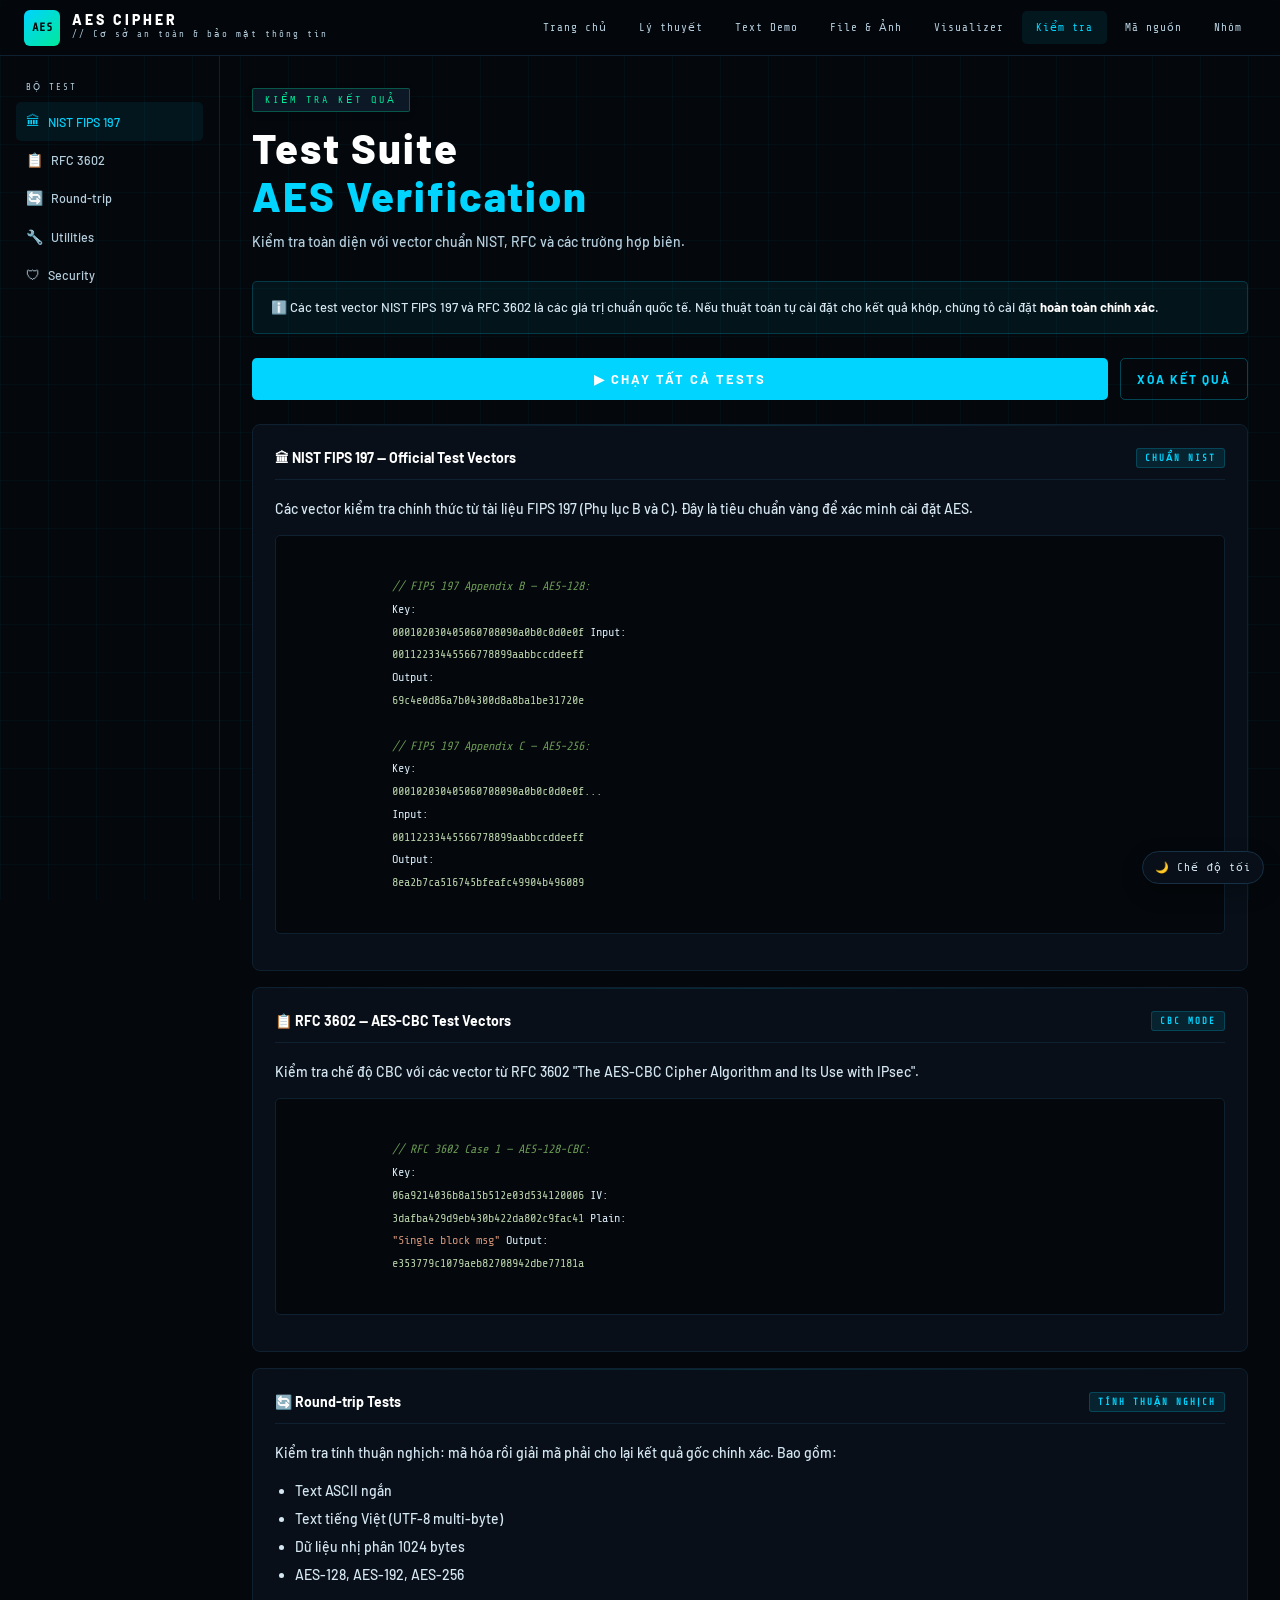
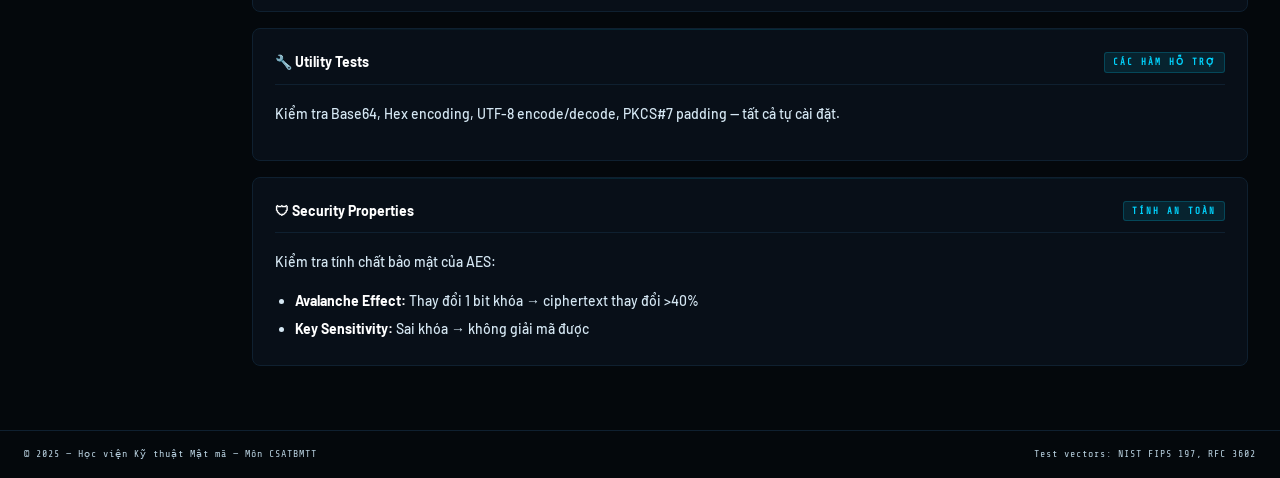
<file: pages/tests.html>
<!doctype html>
<html lang="vi">
  <head>
    <meta charset="UTF-8" />
    <meta name="viewport" content="width=device-width, initial-scale=1.0" />
    <title>Kiểm tra AES — CSATBMTT — Học viện KTMM</title>
    <script src="../js/theme.js"></script>
    <link rel="stylesheet" href="../css/style.css" />
  </head>
  <body>
    <div class="bg-grid"></div>

    <nav class="nav">
      <a class="nav-brand" href="../index.html">
        <div class="nav-logo">AES</div>
        <div>
          <div class="nav-title">AES CIPHER</div>
          <div class="nav-subtitle">// Cơ sở an toàn & bảo mật thông tin</div>
        </div>
      </a>
      <ul class="nav-links">
        <li><a href="../index.html">Trang chủ</a></li>
        <li><a href="theory.html">Lý thuyết</a></li>
        <li><a href="demo.html">Text Demo</a></li>
        <li><a href="file-crypto.html">File &amp; Ảnh</a></li>
        <li><a href="visualizer.html">Visualizer</a></li>
        <li><a href="tests.html" class="active">Kiểm tra</a></li>
        <li><a href="source.html">Mã nguồn</a></li>
        <li><a href="about.html">Nhóm</a></li>
      </ul>
    </nav>

    <div class="page-layout">
      <aside class="sidebar">
        <span class="sidebar-label">Bộ test</span>
        <ul class="sidebar-nav">
          <li>
            <a href="#nist" class="active"
              ><span class="icon">🏛</span> NIST FIPS 197</a
            >
          </li>
          <li>
            <a href="#rfc"><span class="icon">📋</span> RFC 3602</a>
          </li>
          <li>
            <a href="#roundtrip"><span class="icon">🔄</span> Round-trip</a>
          </li>
          <li>
            <a href="#utils"><span class="icon">🔧</span> Utilities</a>
          </li>
          <li>
            <a href="#security"><span class="icon">🛡</span> Security</a>
          </li>
        </ul>
      </aside>

      <main class="main">
        <div class="page-header">
          <div class="page-tag">Kiểm tra kết quả</div>
          <h1 class="page-title">
            Test Suite<br /><span>AES Verification</span>
          </h1>
          <p class="page-desc">
            Kiểm tra toàn diện với vector chuẩn NIST, RFC và các trường hợp
            biên.
          </p>
        </div>

        <div class="alert alert-info">
          ℹ️ Các test vector NIST FIPS 197 và RFC 3602 là các giá trị chuẩn quốc
          tế. Nếu thuật toán tự cài đặt cho kết quả khớp, chứng tỏ cài đặt
          <strong>hoàn toàn chính xác</strong>.
        </div>

        <!-- Summary -->
        <div class="test-summary" id="test-summary" style="display: none">
          <div class="test-sum-item">
            <div class="test-sum-val" id="sum-total" style="color: var(--text)">
              0
            </div>
            <div class="test-sum-lbl">TỔNG</div>
          </div>
          <div class="test-sum-item">
            <div class="test-sum-val" id="sum-pass" style="color: var(--green)">
              0
            </div>
            <div class="test-sum-lbl">ĐẠT</div>
          </div>
          <div class="test-sum-item">
            <div class="test-sum-val" id="sum-fail" style="color: var(--red)">
              0
            </div>
            <div class="test-sum-lbl">LỖI</div>
          </div>
          <div class="test-sum-item">
            <div class="test-sum-val" id="sum-pct" style="color: var(--cyan)">
              —
            </div>
            <div class="test-sum-lbl">% ĐẠT</div>
          </div>
        </div>

        <div id="progress-wrap" style="display: none; margin-bottom: 16px">
          <div class="progress-bar">
            <div
              class="progress-fill"
              id="progress-fill"
              style="width: 0%"
            ></div>
          </div>
        </div>

        <div class="btn-row" style="margin-bottom: 24px">
          <button class="btn btn-primary" onclick="startTests()" id="run-btn">
            ▶ Chạy tất cả tests
          </button>
          <button class="btn btn-ghost" onclick="clearResults()">
            Xóa kết quả
          </button>
        </div>

        <div id="test-results"></div>

        <!-- Static descriptions of test groups -->
        <div id="test-desc">
          <div id="nist" class="card">
            <div class="card-title">
              🏛 NIST FIPS 197 — Official Test Vectors
              <span class="badge">CHUẨN NIST</span>
            </div>
            <div class="theory-text">
              <p>
                Các vector kiểm tra chính thức từ tài liệu FIPS 197 (Phụ lục B
                và C). Đây là tiêu chuẩn vàng để xác minh cài đặt AES.
              </p>
              <div class="code-block">
                <span class="cmt">// FIPS 197 Appendix B — AES-128:</span>
                Key:
                <span class="num">000102030405060708090a0b0c0d0e0f</span> Input:
                <span class="num">00112233445566778899aabbccddeeff</span>
                Output:
                <span class="num">69c4e0d86a7b04300d8a8ba1be31720e</span>

                <span class="cmt">// FIPS 197 Appendix C — AES-256:</span>
                Key:
                <span class="num">000102030405060708090a0b0c0d0e0f...</span>
                Input:
                <span class="num">00112233445566778899aabbccddeeff</span>
                Output:
                <span class="num">8ea2b7ca516745bfeafc49904b496089</span>
              </div>
            </div>
          </div>

          <div id="rfc" class="card">
            <div class="card-title">
              📋 RFC 3602 — AES-CBC Test Vectors
              <span class="badge">CBC MODE</span>
            </div>
            <div class="theory-text">
              <p>
                Kiểm tra chế độ CBC với các vector từ RFC 3602 "The AES-CBC
                Cipher Algorithm and Its Use with IPsec".
              </p>
              <div class="code-block">
                <span class="cmt">// RFC 3602 Case 1 — AES-128-CBC:</span>
                Key:
                <span class="num">06a9214036b8a15b512e03d534120006</span> IV:
                <span class="num">3dafba429d9eb430b422da802c9fac41</span> Plain:
                <span class="str">"Single block msg"</span> Output:
                <span class="num">e353779c1079aeb82708942dbe77181a</span>
              </div>
            </div>
          </div>

          <div id="roundtrip" class="card">
            <div class="card-title">
              🔄 Round-trip Tests <span class="badge">TÍNH THUẬN NGHỊCH</span>
            </div>
            <div class="theory-text">
              <p>
                Kiểm tra tính thuận nghịch: mã hóa rồi giải mã phải cho lại kết
                quả gốc chính xác. Bao gồm:
              </p>
              <ul
                style="margin: 10px 0 0 20px; line-height: 2; font-size: 14px"
              >
                <li>Text ASCII ngắn</li>
                <li>Text tiếng Việt (UTF-8 multi-byte)</li>
                <li>Dữ liệu nhị phân 1024 bytes</li>
                <li>AES-128, AES-192, AES-256</li>
              </ul>
            </div>
          </div>

          <div id="utils" class="card">
            <div class="card-title">
              🔧 Utility Tests <span class="badge">CÁC HÀM HỖ TRỢ</span>
            </div>
            <div class="theory-text">
              <p>
                Kiểm tra Base64, Hex encoding, UTF-8 encode/decode, PKCS#7
                padding — tất cả tự cài đặt.
              </p>
            </div>
          </div>

          <div id="security" class="card">
            <div class="card-title">
              🛡 Security Properties <span class="badge">TÍNH AN TOÀN</span>
            </div>
            <div class="theory-text">
              <p>Kiểm tra tính chất bảo mật của AES:</p>
              <ul
                style="margin: 10px 0 0 20px; line-height: 2; font-size: 14px"
              >
                <li>
                  <strong>Avalanche Effect:</strong> Thay đổi 1 bit khóa →
                  ciphertext thay đổi &gt;40%
                </li>
                <li>
                  <strong>Key Sensitivity:</strong> Sai khóa → không giải mã
                  được
                </li>
              </ul>
            </div>
          </div>
        </div>
      </main>
    </div>

    <footer class="footer">
      <span>© 2025 — Học viện Kỹ thuật Mật mã — Môn CSATBMTT</span>
      <span>Test vectors: NIST FIPS 197, RFC 3602</span>
    </footer>

    <script src="../js/aes-core.js"></script>
    <script src="../js/utils.js"></script>
    <script src="../js/aes-lib.js"></script>
    <script src="../js/tests.js"></script>
    <script>
      let isRunning = false;

      async function startTests() {
        if (isRunning) return;
        isRunning = true;

        const btn = document.getElementById("run-btn");
        btn.textContent = "⏳ Đang chạy...";
        btn.disabled = true;

        document.getElementById("test-summary").style.display = "flex";
        document.getElementById("progress-wrap").style.display = "block";
        document.getElementById("test-desc").style.display = "none";

        const container = document.getElementById("test-results");
        container.innerHTML = "";

        // Run with slight delay for UI to update
        await new Promise((r) => setTimeout(r, 50));

        const { passed, failed, total, results } = TestSuite.runAllTests();

        // Show results with animation
        for (let i = 0; i < results.length; i++) {
          const r = results[i];
          const el = document.createElement("div");
          el.className = `test-item ${r.ok ? "pass" : "fail"}`;
          el.innerHTML = `
        <span class="test-icon">${r.ok ? "✅" : "❌"}</span>
        <span class="test-name">${r.name}</span>
        <span class="test-status" style="color:${r.ok ? "var(--green)" : "var(--red)"}">
          ${r.ok ? "PASS" : "FAIL"}
        </span>
        ${r.error ? `<span style="font-family:var(--font-mono);font-size:9px;color:var(--red);margin-left:8px">// ${r.error}</span>` : ""}
      `;
          container.appendChild(el);

          // Update progress
          const pct = Math.round(((i + 1) / total) * 100);
          document.getElementById("progress-fill").style.width = pct + "%";
          document.getElementById("sum-total").textContent = i + 1;
          document.getElementById("sum-pass").textContent = results
            .slice(0, i + 1)
            .filter((r) => r.ok).length;
          document.getElementById("sum-fail").textContent = results
            .slice(0, i + 1)
            .filter((r) => !r.ok).length;

          await new Promise((r) => setTimeout(r, 30));
        }

        const pct = Math.round((passed / total) * 100);
        document.getElementById("sum-total").textContent = total;
        document.getElementById("sum-pass").textContent = passed;
        document.getElementById("sum-fail").textContent = failed;
        document.getElementById("sum-pct").textContent = pct + "%";
        document.getElementById("progress-fill").style.background =
          failed === 0 ? "var(--green)" : "var(--amber)";

        btn.textContent = `▶ Chạy lại (${pct}% đạt)`;
        btn.disabled = false;
        isRunning = false;
      }

      function clearResults() {
        document.getElementById("test-results").innerHTML = "";
        document.getElementById("test-summary").style.display = "none";
        document.getElementById("progress-wrap").style.display = "none";
        document.getElementById("test-desc").style.display = "block";
        document.getElementById("run-btn").textContent = "▶ Chạy tất cả tests";
      }
    </script>
  </body>
</html>
</file>
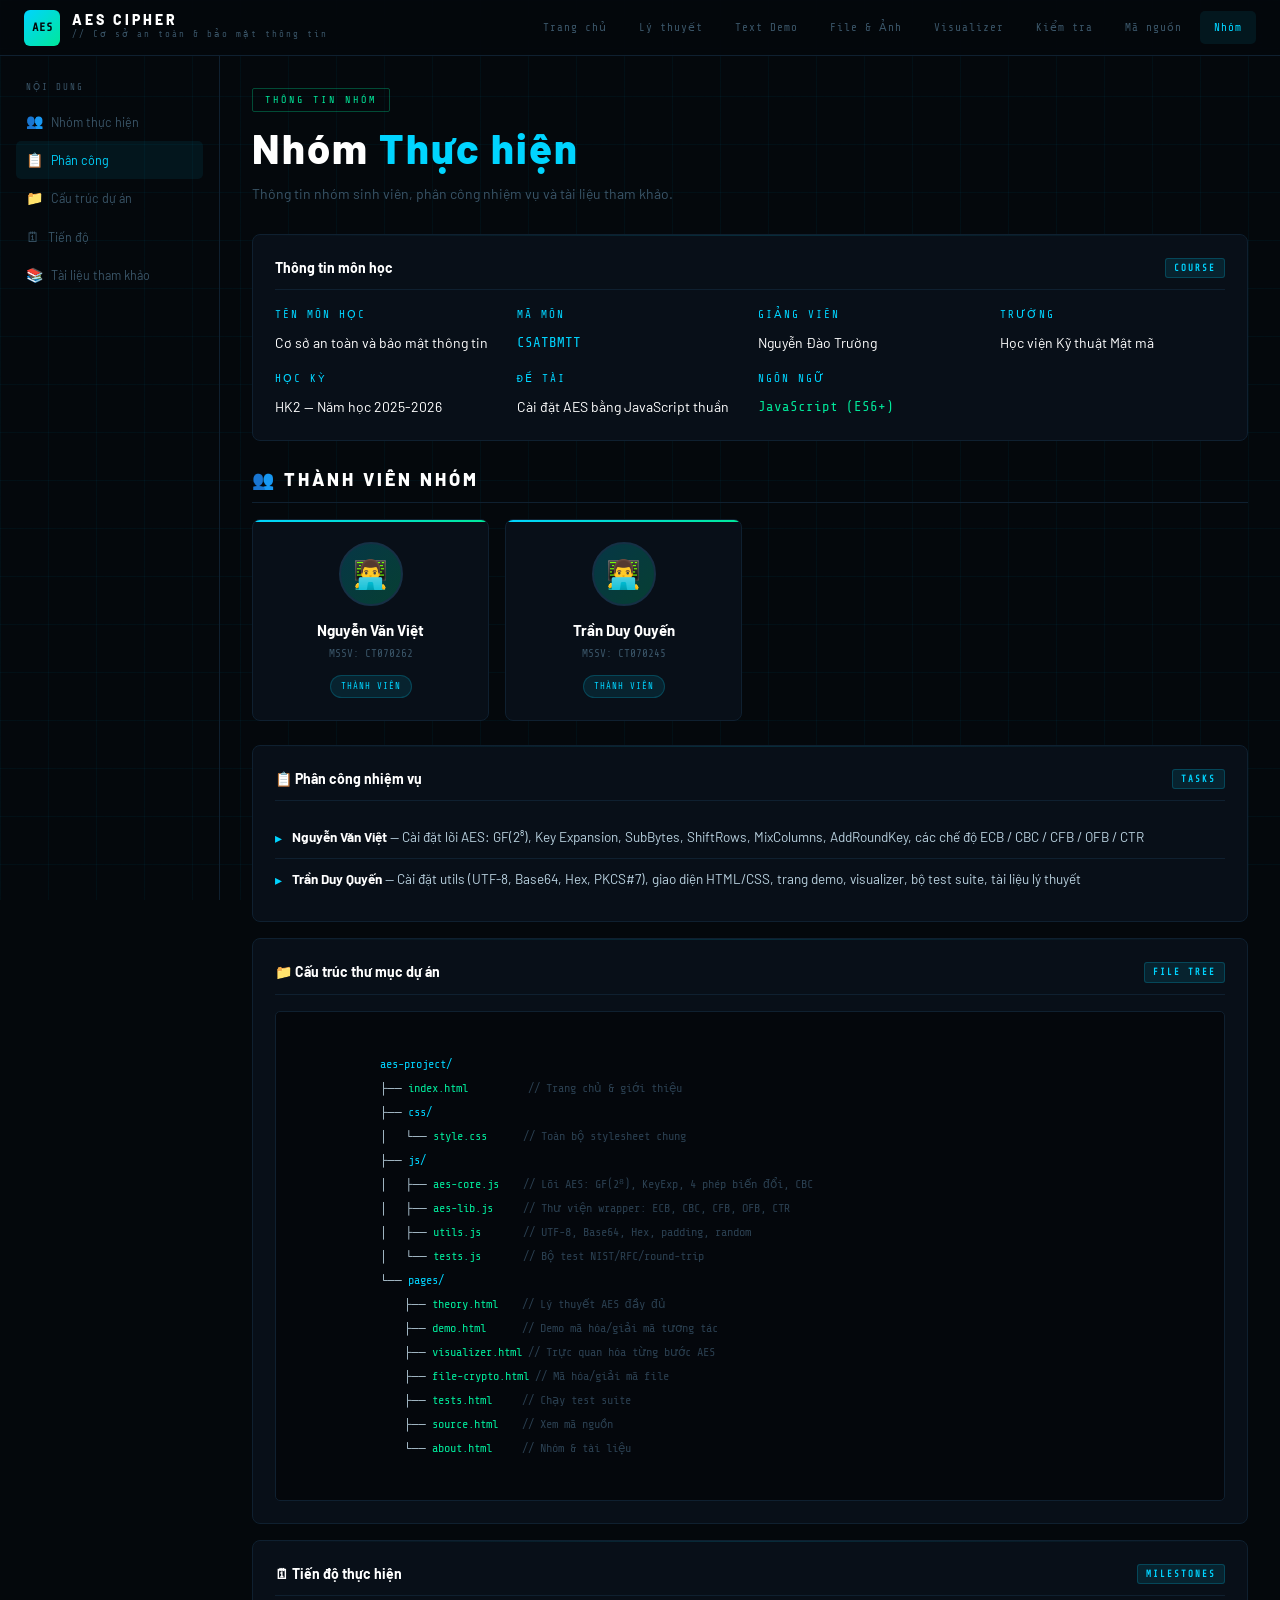
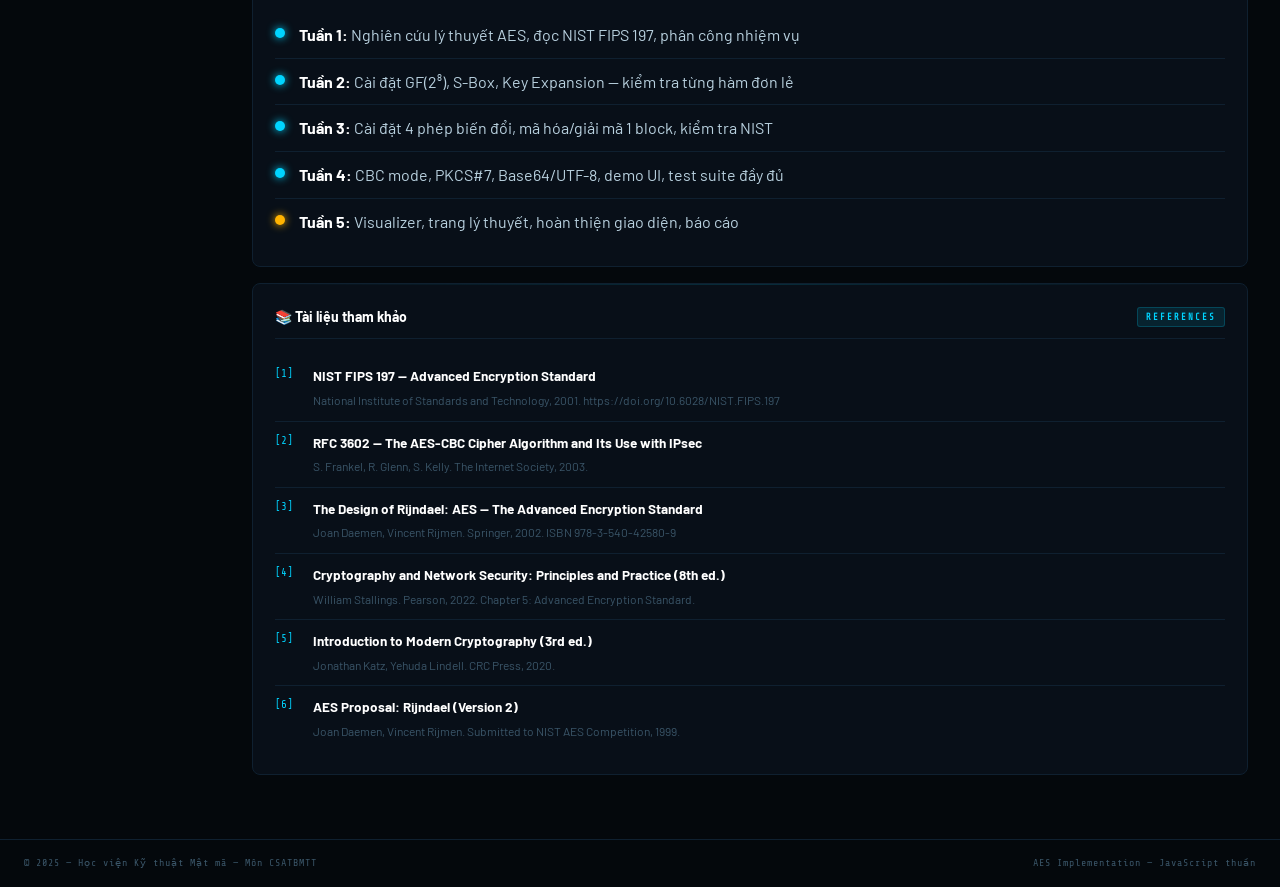
<file: aes-project/pages/about.html>
<!doctype html>
<html lang="vi">
  <head>
    <meta charset="UTF-8" />
    <meta name="viewport" content="width=device-width, initial-scale=1.0" />
    <title>Nhóm thực hiện — CSATBMTT — Học viện KTMM</title>
    <link rel="stylesheet" href="../css/style.css" />
    <style>
      .team-grid {
        display: grid;
        grid-template-columns: repeat(auto-fill, minmax(200px, 1fr));
        gap: 16px;
        margin-bottom: 24px;
      }

      .team-card {
        background: var(--surface);
        border: 1px solid var(--border);
        border-radius: var(--radius-lg);
        padding: 22px 18px;
        text-align: center;
        transition: all 0.2s;
        position: relative;
        overflow: hidden;
      }

      .team-card::before {
        content: "";
        position: absolute;
        top: 0;
        left: 0;
        right: 0;
        height: 2px;
        background: linear-gradient(90deg, var(--cyan), var(--green));
      }

      .team-card:hover {
        border-color: var(--border2);
        transform: translateY(-2px);
      }

      .team-avatar {
        width: 64px;
        height: 64px;
        border-radius: 50%;
        background: linear-gradient(
          135deg,
          rgba(0, 212, 255, 0.2),
          rgba(0, 255, 157, 0.2)
        );
        border: 2px solid var(--border2);
        display: flex;
        align-items: center;
        justify-content: center;
        font-size: 28px;
        margin: 0 auto 12px;
      }

      .team-name {
        font-family: var(--font-head);
        font-size: 15px;
        font-weight: 700;
        color: #fff;
        margin-bottom: 3px;
      }

      .team-id {
        font-family: var(--font-mono);
        font-size: 11px;
        color: var(--text-dim);
        margin-bottom: 8px;
      }

      .team-role {
        display: inline-block;
        font-family: var(--font-mono);
        font-size: 9px;
        letter-spacing: 1px;
        text-transform: uppercase;
        padding: 3px 10px;
        border-radius: 20px;
        background: rgba(0, 212, 255, 0.1);
        border: 1px solid rgba(0, 212, 255, 0.2);
        color: var(--cyan);
      }

      .task-list {
        list-style: none;
      }
      .task-list li {
        display: flex;
        align-items: flex-start;
        gap: 10px;
        padding: 9px 0;
        border-bottom: 1px solid var(--border);
        font-size: 13.5px;
      }
      .task-list li:last-child {
        border-bottom: none;
      }
      .task-list li::before {
        content: "▸";
        color: var(--cyan);
        flex-shrink: 0;
        margin-top: 1px;
      }

      .ref-list {
        list-style: none;
      }
      .ref-list li {
        padding: 10px 0;
        border-bottom: 1px solid var(--border);
        font-size: 13.5px;
        display: flex;
        gap: 10px;
      }
      .ref-list li:last-child {
        border-bottom: none;
      }
      .ref-num {
        font-family: var(--font-mono);
        font-size: 11px;
        color: var(--cyan);
        flex-shrink: 0;
        min-width: 28px;
      }
      .ref-info strong {
        color: #fff;
        display: block;
        margin-bottom: 2px;
      }
      .ref-info span {
        font-size: 12px;
        color: var(--text-dim);
      }

      .struct-tree {
        font-family: var(--font-mono);
        font-size: 12px;
        line-height: 2;
        color: var(--text);
        background: rgba(0, 0, 0, 0.5);
        border: 1px solid var(--border);
        border-radius: var(--radius);
        padding: 16px 20px;
        white-space: pre;
        overflow-x: auto;
      }
      .struct-tree .dir {
        color: var(--cyan);
      }
      .struct-tree .file {
        color: var(--green);
      }
      .struct-tree .cmt {
        color: var(--text-muted);
      }

      .milestone-list {
        list-style: none;
      }
      .milestone-list li {
        display: flex;
        gap: 14px;
        padding: 10px 0;
        border-bottom: 1px solid var(--border);
      }
      .milestone-list li:last-child {
        border-bottom: none;
      }
      .milestone-dot {
        width: 10px;
        height: 10px;
        border-radius: 50%;
        background: var(--green);
        flex-shrink: 0;
        margin-top: 6px;
        box-shadow: 0 0 8px var(--green);
      }
      .milestone-dot.amber {
        background: var(--amber);
        box-shadow: 0 0 8px var(--amber);
      }
      .milestone-dot.cyan {
        background: var(--cyan);
        box-shadow: 0 0 8px var(--cyan);
      }
    </style>
  </head>
  <body>
    <div class="bg-grid"></div>

    <nav class="nav">
      <a class="nav-brand" href="../index.html">
        <div class="nav-logo">AES</div>
        <div>
          <div class="nav-title">AES CIPHER</div>
          <div class="nav-subtitle">// Cơ sở an toàn & bảo mật thông tin</div>
        </div>
      </a>
      <ul class="nav-links">
        <li><a href="../index.html">Trang chủ</a></li>
        <li><a href="theory.html">Lý thuyết</a></li>
        <li><a href="demo.html">Text Demo</a></li>
        <li><a href="file-crypto.html">File &amp; Ảnh</a></li>
        <li><a href="visualizer.html">Visualizer</a></li>
        <li><a href="tests.html">Kiểm tra</a></li>
        <li><a href="source.html">Mã nguồn</a></li>
        <li><a href="about.html" class="active">Nhóm</a></li>
      </ul>
    </nav>

    <div class="page-layout">
      <aside class="sidebar">
        <span class="sidebar-label">Nội dung</span>
        <ul class="sidebar-nav">
          <li>
            <a href="#team" class="active"
              ><span class="icon">👥</span> Nhóm thực hiện</a
            >
          </li>
          <li>
            <a href="#tasks"><span class="icon">📋</span> Phân công</a>
          </li>
          <li>
            <a href="#structure"><span class="icon">📁</span> Cấu trúc dự án</a>
          </li>
          <li>
            <a href="#milestones"><span class="icon">🗓</span> Tiến độ</a>
          </li>
          <li>
            <a href="#refs"><span class="icon">📚</span> Tài liệu tham khảo</a>
          </li>
        </ul>
      </aside>

      <main class="main">
        <div class="page-header">
          <div class="page-tag">Thông tin nhóm</div>
          <h1 class="page-title">Nhóm <span>Thực hiện</span></h1>
          <p class="page-desc">
            Thông tin nhóm sinh viên, phân công nhiệm vụ và tài liệu tham khảo.
          </p>
        </div>

        <!-- COURSE INFO -->
        <div class="card" style="margin-bottom: 24px">
          <div class="card-title">
            Thông tin môn học <span class="badge">COURSE</span>
          </div>
          <div
            style="
              display: grid;
              grid-template-columns: repeat(auto-fill, minmax(200px, 1fr));
              gap: 16px;
            "
          >
            <div>
              <div class="field-label">Tên môn học</div>
              <div style="font-size: 14px; color: #fff">
                Cơ sở an toàn và bảo mật thông tin
              </div>
            </div>
            <div>
              <div class="field-label">Mã môn</div>
              <div
                style="
                  font-family: var(--font-mono);
                  font-size: 14px;
                  color: var(--cyan);
                "
              >
                CSATBMTT
              </div>
            </div>
            <div>
              <div class="field-label">Giảng viên</div>
              <div style="font-size: 14px; color: #fff">Nguyễn Đào Trường</div>
            </div>
            <div>
              <div class="field-label">Trường</div>
              <div style="font-size: 14px; color: #fff">
                Học viện Kỹ thuật Mật mã
              </div>
            </div>
            <div>
              <div class="field-label">Học kỳ</div>
              <div style="font-size: 14px; color: #fff">
                HK2 — Năm học 2025-2026
              </div>
            </div>
            <div>
              <div class="field-label">Đề tài</div>
              <div style="font-size: 14px; color: #fff">
                Cài đặt AES bằng JavaScript thuần
              </div>
            </div>
            <div>
              <div class="field-label">Ngôn ngữ</div>
              <div
                style="
                  font-family: var(--font-mono);
                  font-size: 14px;
                  color: var(--green);
                "
              >
                JavaScript (ES6+)
              </div>
            </div>
          </div>
        </div>

        <!-- TEAM -->
        <div id="team">
          <div
            class="section-title"
            style="
              font-family: var(--font-head);
              font-size: 18px;
              font-weight: 800;
              color: #fff;
              margin-bottom: 16px;
              padding-bottom: 8px;
              border-bottom: 1px solid var(--border);
            "
          >
            👥 Thành viên nhóm
          </div>
          <div class="team-grid">
            <div class="team-card">
              <div class="team-avatar">👨‍💻</div>
              <div class="team-name">Nguyễn Văn Việt</div>
              <div class="team-id">MSSV: CT070262</div>
              <span class="team-role">Thành viên</span>
            </div>
            <div class="team-card">
              <div class="team-avatar">👨‍💻</div>
              <div class="team-name">Trần Duy Quyến</div>
              <div class="team-id">MSSV: CT070245</div>
              <span class="team-role">Thành viên</span>
            </div>
          </div>
        </div>

        <!-- TASKS -->
        <div id="tasks" style="margin-top: 8px">
          <div class="card">
            <div class="card-title">
              📋 Phân công nhiệm vụ <span class="badge">TASKS</span>
            </div>
            <ul class="task-list">
              <li>
                <div>
                  <strong style="color: #fff">Nguyễn Văn Việt</strong> — Cài đặt
                  lõi AES: GF(2⁸), Key Expansion, SubBytes, ShiftRows,
                  MixColumns, AddRoundKey, các chế độ ECB / CBC / CFB / OFB /
                  CTR
                </div>
              </li>
              <li>
                <div>
                  <strong style="color: #fff">Trần Duy Quyến</strong> — Cài đặt
                  utils (UTF-8, Base64, Hex, PKCS#7), giao diện HTML/CSS, trang
                  demo, visualizer, bộ test suite, tài liệu lý thuyết
                </div>
              </li>
            </ul>
          </div>
        </div>

        <!-- STRUCTURE -->
        <div id="structure" style="margin-top: 8px">
          <div class="card">
            <div class="card-title">
              📁 Cấu trúc thư mục dự án <span class="badge">FILE TREE</span>
            </div>
            <div class="struct-tree">
              <span class="dir">aes-project/</span>
              ├── <span class="file">index.html</span>          <span class="cmt">// Trang chủ &amp; giới thiệu</span>
              ├── <span class="dir">css/</span>
              │   └── <span class="file">style.css</span>      <span class="cmt">// Toàn bộ stylesheet chung</span>
              ├── <span class="dir">js/</span>
              │   ├── <span class="file">aes-core.js</span>    <span class="cmt">// Lõi AES: GF(2⁸), KeyExp, 4 phép biến đổi, CBC</span>
              │   ├── <span class="file">aes-lib.js</span>     <span class="cmt">// Thư viện wrapper: ECB, CBC, CFB, OFB, CTR</span>
              │   ├── <span class="file">utils.js</span>       <span class="cmt">// UTF-8, Base64, Hex, padding, random</span>
              │   └── <span class="file">tests.js</span>       <span class="cmt">// Bộ test NIST/RFC/round-trip</span>
              └── <span class="dir">pages/</span>
                  ├── <span class="file">theory.html</span>    <span class="cmt">// Lý thuyết AES đầy đủ</span>
                  ├── <span class="file">demo.html</span>      <span class="cmt">// Demo mã hóa/giải mã tương tác</span>
                  ├── <span class="file">visualizer.html</span> <span class="cmt">// Trực quan hóa từng bước AES</span>
                  ├── <span class="file">file-crypto.html</span> <span class="cmt">// Mã hóa/giải mã file</span>
                  ├── <span class="file">tests.html</span>     <span class="cmt">// Chạy test suite</span>
                  ├── <span class="file">source.html</span>    <span class="cmt">// Xem mã nguồn</span>
                  └── <span class="file">about.html</span>     <span class="cmt">// Nhóm &amp; tài liệu</span>
            </div>
          </div>
        </div>

        <!-- MILESTONES -->
        <div id="milestones" style="margin-top: 8px">
          <div class="card">
            <div class="card-title">
              🗓 Tiến độ thực hiện <span class="badge">MILESTONES</span>
            </div>
            <ul class="milestone-list">
              <li>
                <div class="milestone-dot cyan"></div>
                <div>
                  <strong style="color: #fff">Tuần 1:</strong> Nghiên cứu lý
                  thuyết AES, đọc NIST FIPS 197, phân công nhiệm vụ
                </div>
              </li>
              <li>
                <div class="milestone-dot cyan"></div>
                <div>
                  <strong style="color: #fff">Tuần 2:</strong> Cài đặt GF(2⁸),
                  S-Box, Key Expansion — kiểm tra từng hàm đơn lẻ
                </div>
              </li>
              <li>
                <div class="milestone-dot cyan"></div>
                <div>
                  <strong style="color: #fff">Tuần 3:</strong> Cài đặt 4 phép
                  biến đổi, mã hóa/giải mã 1 block, kiểm tra NIST
                </div>
              </li>
              <li>
                <div class="milestone-dot cyan"></div>
                <div>
                  <strong style="color: #fff">Tuần 4:</strong> CBC mode, PKCS#7,
                  Base64/UTF-8, demo UI, test suite đầy đủ
                </div>
              </li>
              <li>
                <div class="milestone-dot amber"></div>
                <div>
                  <strong style="color: #fff">Tuần 5:</strong> Visualizer, trang
                  lý thuyết, hoàn thiện giao diện, báo cáo
                </div>
              </li>
            </ul>
          </div>
        </div>

        <!-- REFERENCES -->
        <div id="refs" style="margin-top: 8px">
          <div class="card">
            <div class="card-title">
              📚 Tài liệu tham khảo <span class="badge">REFERENCES</span>
            </div>
            <ul class="ref-list">
              <li>
                <span class="ref-num">[1]</span>
                <div class="ref-info">
                  <strong>NIST FIPS 197 — Advanced Encryption Standard</strong>
                  <span
                    >National Institute of Standards and Technology, 2001.
                    https://doi.org/10.6028/NIST.FIPS.197</span
                  >
                </div>
              </li>
              <li>
                <span class="ref-num">[2]</span>
                <div class="ref-info">
                  <strong
                    >RFC 3602 — The AES-CBC Cipher Algorithm and Its Use with
                    IPsec</strong
                  >
                  <span
                    >S. Frankel, R. Glenn, S. Kelly. The Internet Society,
                    2003.</span
                  >
                </div>
              </li>
              <li>
                <span class="ref-num">[3]</span>
                <div class="ref-info">
                  <strong
                    >The Design of Rijndael: AES — The Advanced Encryption
                    Standard</strong
                  >
                  <span
                    >Joan Daemen, Vincent Rijmen. Springer, 2002. ISBN
                    978-3-540-42580-9</span
                  >
                </div>
              </li>
              <li>
                <span class="ref-num">[4]</span>
                <div class="ref-info">
                  <strong
                    >Cryptography and Network Security: Principles and Practice
                    (8th ed.)</strong
                  >
                  <span
                    >William Stallings. Pearson, 2022. Chapter 5: Advanced
                    Encryption Standard.</span
                  >
                </div>
              </li>
              <li>
                <span class="ref-num">[5]</span>
                <div class="ref-info">
                  <strong>Introduction to Modern Cryptography (3rd ed.)</strong>
                  <span>Jonathan Katz, Yehuda Lindell. CRC Press, 2020.</span>
                </div>
              </li>
              <li>
                <span class="ref-num">[6]</span>
                <div class="ref-info">
                  <strong>AES Proposal: Rijndael (Version 2)</strong>
                  <span
                    >Joan Daemen, Vincent Rijmen. Submitted to NIST AES
                    Competition, 1999.</span
                  >
                </div>
              </li>
            </ul>
          </div>
        </div>
      </main>
    </div>

    <footer class="footer">
      <span>© 2025 — Học viện Kỹ thuật Mật mã — Môn CSATBMTT</span>
      <span>AES Implementation — JavaScript thuần</span>
    </footer>

    <script>
      const headings = document.querySelectorAll("[id]");
      const links = document.querySelectorAll(".sidebar-nav a");
      const observer = new IntersectionObserver(
        (entries) => {
          entries.forEach((e) => {
            if (e.isIntersecting) {
              links.forEach((l) => l.classList.remove("active"));
              const link = document.querySelector(
                `.sidebar-nav a[href="#${e.target.id}"]`,
              );
              if (link) link.classList.add("active");
            }
          });
        },
        { threshold: 0.5 },
      );
      headings.forEach((h) => observer.observe(h));
    </script>
  </body>
</html>
</file>
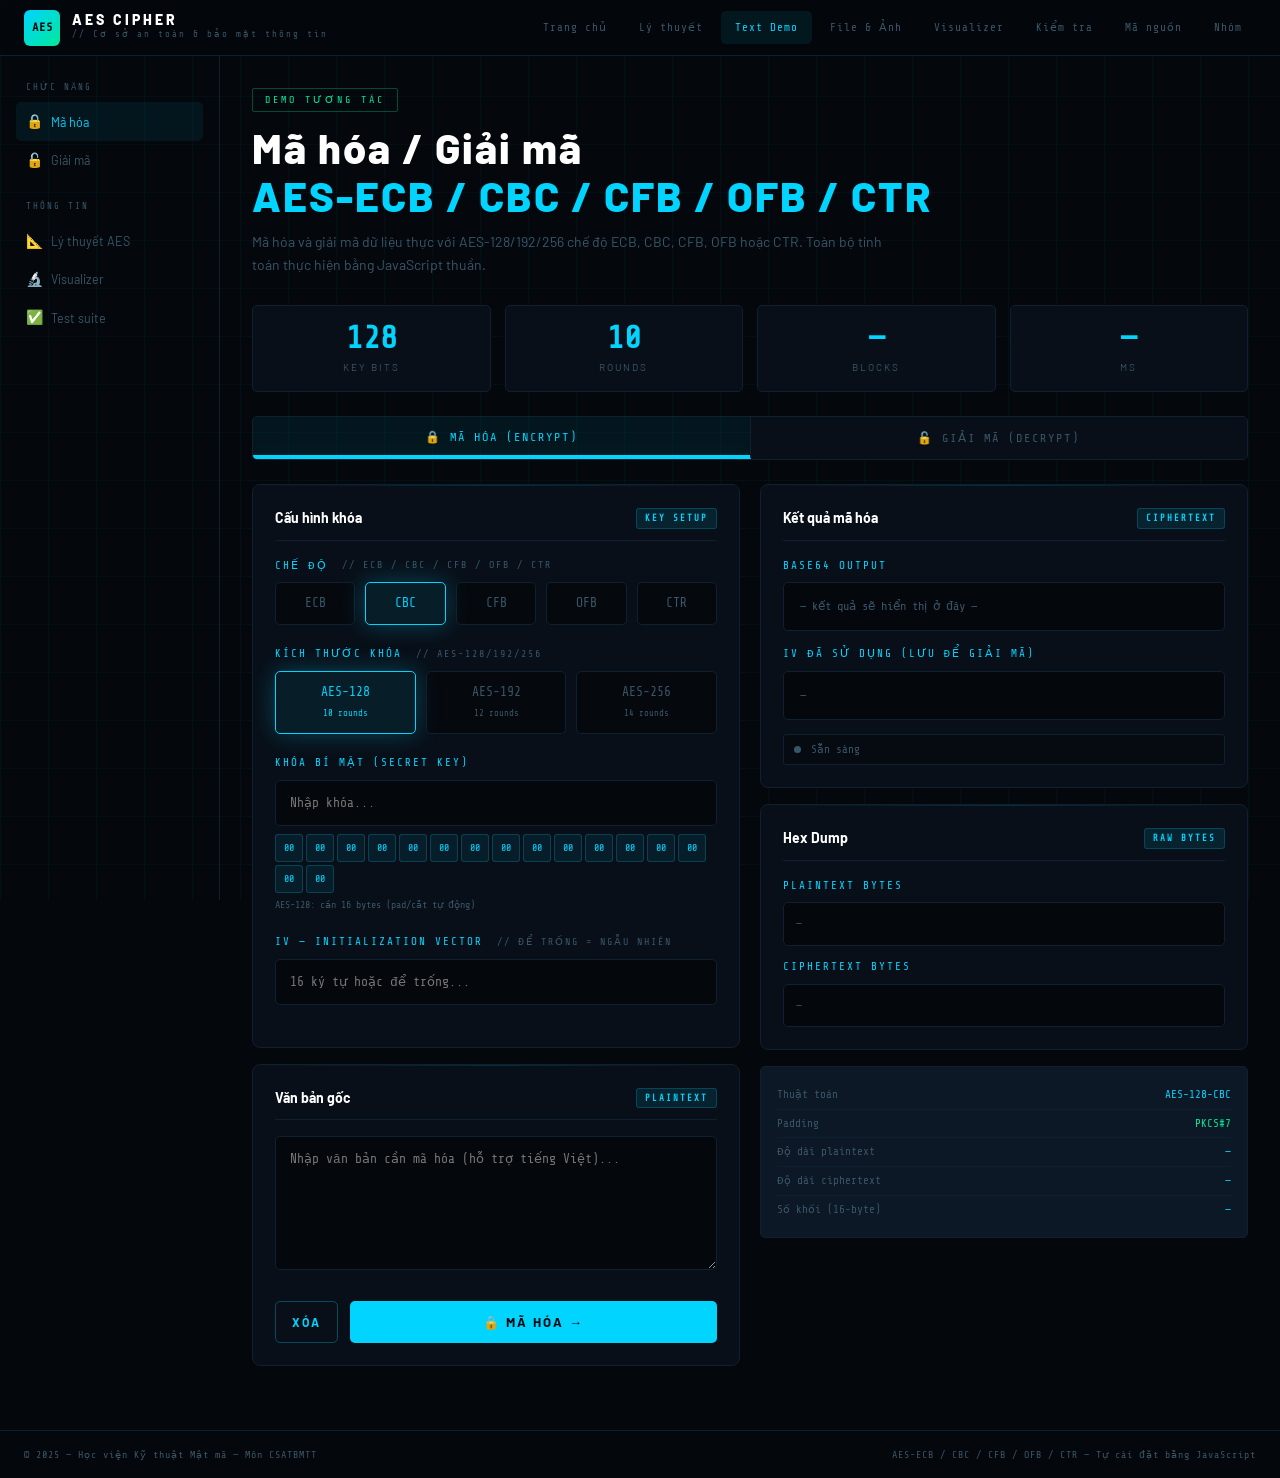
<file: aes-project/pages/demo.html>
<!doctype html>
<html lang="vi">
  <head>
    <meta charset="UTF-8" />
    <meta name="viewport" content="width=device-width, initial-scale=1.0" />
    <title>Demo Mã hóa AES — CSATBMTT — Học viện KTMM</title>
    <link rel="stylesheet" href="../css/style.css" />
    <style>
      .tab-bar {
        display: flex;
        gap: 0;
        border: 1px solid var(--border);
        border-radius: var(--radius);
        overflow: hidden;
        margin-bottom: 24px;
      }
      .tab-btn {
        flex: 1;
        padding: 13px;
        background: var(--surface);
        border: none;
        color: var(--text-dim);
        font-family: var(--font-mono);
        font-size: 12px;
        font-weight: 500;
        letter-spacing: 2px;
        text-transform: uppercase;
        cursor: pointer;
        transition: all 0.2s;
        border-right: 1px solid var(--border);
      }
      .tab-btn:last-child {
        border-right: none;
      }
      .tab-btn.active {
        color: var(--cyan);
        background: rgba(0, 212, 255, 0.07);
        border-bottom: 2px solid var(--cyan);
      }
      .tab-btn:hover:not(.active) {
        color: var(--text);
      }

      .tab-content {
        display: none;
      }
      .tab-content.active {
        display: block;
        animation: fadeIn 0.25s ease;
      }

      .hex-dump {
        font-family: var(--font-mono);
        font-size: 11px;
        background: rgba(0, 0, 0, 0.5);
        border: 1px solid var(--border);
        border-radius: var(--radius);
        padding: 12px;
        white-space: pre;
        overflow-x: auto;
        color: var(--text-dim);
        max-height: 140px;
        overflow-y: auto;
      }

      .side-info {
        background: var(--surface2);
        border: 1px solid var(--border);
        border-radius: var(--radius);
        padding: 14px 16px;
        margin-top: 14px;
      }

      .side-info-row {
        display: flex;
        justify-content: space-between;
        align-items: center;
        padding: 5px 0;
        border-bottom: 1px solid var(--border);
        font-family: var(--font-mono);
        font-size: 11px;
      }
      .side-info-row:last-child {
        border-bottom: none;
      }
      .side-info-row .k {
        color: var(--text-dim);
      }
      .side-info-row .v {
        color: var(--cyan);
        font-weight: 500;
      }
      .side-info-row .v.ok {
        color: var(--green);
      }
      .side-info-row .v.warn {
        color: var(--amber);
      }

      .key-display {
        display: flex;
        gap: 3px;
        flex-wrap: wrap;
        margin-top: 8px;
      }
      .key-byte {
        width: 28px;
        height: 28px;
        background: rgba(0, 212, 255, 0.08);
        border: 1px solid rgba(0, 212, 255, 0.2);
        border-radius: 3px;
        display: flex;
        align-items: center;
        justify-content: center;
        font-family: var(--font-mono);
        font-size: 10px;
        color: var(--cyan);
      }
    </style>
  </head>
  <body>
    <div class="bg-grid"></div>

    <!-- NAV -->
    <nav class="nav">
      <a class="nav-brand" href="../index.html">
        <div class="nav-logo">AES</div>
        <div>
          <div class="nav-title">AES CIPHER</div>
          <div class="nav-subtitle">// Cơ sở an toàn & bảo mật thông tin</div>
        </div>
      </a>
      <ul class="nav-links">
        <li><a href="../index.html">Trang chủ</a></li>
        <li><a href="theory.html">Lý thuyết</a></li>
        <li><a href="demo.html" class="active">Text Demo</a></li>
        <li><a href="file-crypto.html">File &amp; Ảnh</a></li>
        <li><a href="visualizer.html">Visualizer</a></li>
        <li><a href="tests.html">Kiểm tra</a></li>
        <li><a href="source.html">Mã nguồn</a></li>
        <li><a href="about.html">Nhóm</a></li>
      </ul>
    </nav>

    <div class="page-layout">
      <aside class="sidebar">
        <span class="sidebar-label">Chức năng</span>
        <ul class="sidebar-nav">
          <li>
            <a href="#" onclick="switchTab('enc')" class="active"
              ><span class="icon">🔒</span> Mã hóa</a
            >
          </li>
          <li>
            <a href="#" onclick="switchTab('dec')"
              ><span class="icon">🔓</span> Giải mã</a
            >
          </li>
        </ul>
        <span class="sidebar-label" style="margin-top: 16px">Thông tin</span>
        <ul class="sidebar-nav">
          <li>
            <a href="theory.html"><span class="icon">📐</span> Lý thuyết AES</a>
          </li>
          <li>
            <a href="visualizer.html"
              ><span class="icon">🔬</span> Visualizer</a
            >
          </li>
          <li>
            <a href="tests.html"><span class="icon">✅</span> Test suite</a>
          </li>
        </ul>
      </aside>

      <main class="main">
        <div class="page-header">
          <div class="page-tag">Demo tương tác</div>
          <h1 class="page-title">
            Mã hóa / Giải mã<br /><span>AES-ECB / CBC / CFB / OFB / CTR</span>
          </h1>
          <p class="page-desc">
            Mã hóa và giải mã dữ liệu thực với AES-128/192/256 chế độ ECB, CBC,
            CFB, OFB hoặc CTR. Toàn bộ tính toán thực hiện bằng JavaScript
            thuần.
          </p>
        </div>

        <!-- STATS -->
        <div class="info-grid" style="grid-template-columns: repeat(4, 1fr)">
          <div class="info-cell">
            <span class="info-num" id="stat-keysize">128</span>
            <span class="info-lbl">Key bits</span>
          </div>
          <div class="info-cell">
            <span class="info-num" id="stat-rounds">10</span>
            <span class="info-lbl">Rounds</span>
          </div>
          <div class="info-cell">
            <span class="info-num" id="stat-blocks">—</span>
            <span class="info-lbl">Blocks</span>
          </div>
          <div class="info-cell">
            <span class="info-num" id="stat-time">—</span>
            <span class="info-lbl">ms</span>
          </div>
        </div>

        <!-- TABS -->
        <div class="tab-bar">
          <button
            class="tab-btn active"
            id="tab-enc-btn"
            onclick="switchTab('enc')"
          >
            🔒 Mã hóa (Encrypt)
          </button>
          <button class="tab-btn" id="tab-dec-btn" onclick="switchTab('dec')">
            🔓 Giải mã (Decrypt)
          </button>
        </div>

        <!-- ENCRYPT TAB -->
        <div id="tab-enc" class="tab-content active">
          <div class="two-col">
            <!-- LEFT: Inputs -->
            <div>
              <div class="card">
                <div class="card-title">
                  Cấu hình khóa <span class="badge">KEY SETUP</span>
                </div>

                <div class="field">
                  <div class="field-label">
                    Chế độ
                    <span class="hint">// ECB / CBC / CFB / OFB / CTR</span>
                  </div>
                  <div class="key-selector">
                    <div
                      class="key-opt"
                      id="enc-ecb"
                      onclick="setEncMode('ecb')"
                    >
                      ECB
                    </div>
                    <div
                      class="key-opt active"
                      id="enc-cbc"
                      onclick="setEncMode('cbc')"
                    >
                      CBC
                    </div>
                    <div
                      class="key-opt"
                      id="enc-cfb"
                      onclick="setEncMode('cfb')"
                    >
                      CFB
                    </div>
                    <div
                      class="key-opt"
                      id="enc-ofb"
                      onclick="setEncMode('ofb')"
                    >
                      OFB
                    </div>
                    <div
                      class="key-opt"
                      id="enc-ctr"
                      onclick="setEncMode('ctr')"
                    >
                      CTR
                    </div>
                  </div>
                  <div
                    id="enc-mode-warn"
                    style="
                      font-family: var(--font-mono);
                      font-size: 10px;
                      color: var(--amber);
                      margin-top: 6px;
                      display: none;
                    "
                  >
                    ⚠️ ECB không an toàn: plaintext giống nhau → ciphertext
                    giống nhau
                  </div>
                </div>

                <div class="field">
                  <div class="field-label">
                    Kích thước khóa <span class="hint">// AES-128/192/256</span>
                  </div>
                  <div class="key-selector">
                    <div
                      class="key-opt active"
                      id="enc-k128"
                      onclick="setEncKeySize(128)"
                    >
                      AES-128<br /><span style="font-size: 9px">10 rounds</span>
                    </div>
                    <div
                      class="key-opt"
                      id="enc-k192"
                      onclick="setEncKeySize(192)"
                    >
                      AES-192<br /><span style="font-size: 9px">12 rounds</span>
                    </div>
                    <div
                      class="key-opt"
                      id="enc-k256"
                      onclick="setEncKeySize(256)"
                    >
                      AES-256<br /><span style="font-size: 9px">14 rounds</span>
                    </div>
                  </div>
                </div>

                <div class="field">
                  <div class="field-label">Khóa bí mật (Secret Key)</div>
                  <input
                    type="text"
                    id="enc-key"
                    placeholder="Nhập khóa..."
                    oninput="updateKeyDisplay()"
                  />
                  <div id="enc-key-bytes" class="key-display"></div>
                  <div
                    style="
                      font-family: var(--font-mono);
                      font-size: 10px;
                      color: var(--text-dim);
                      margin-top: 4px;
                    "
                    id="enc-key-info"
                  >
                    AES-128: cần 16 bytes (pad/cắt tự động)
                  </div>
                </div>

                <div class="field" id="enc-iv-field">
                  <div class="field-label">
                    <span id="enc-iv-lbl">IV — Initialization Vector</span>
                    <span class="hint" id="enc-iv-hint"
                      >// để trống = ngẫu nhiên</span
                    >
                  </div>
                  <input
                    type="text"
                    id="enc-iv"
                    placeholder="16 ký tự hoặc để trống..."
                  />
                </div>
              </div>

              <div class="card">
                <div class="card-title">
                  Văn bản gốc <span class="badge">PLAINTEXT</span>
                </div>
                <div class="field">
                  <textarea
                    id="enc-input"
                    placeholder="Nhập văn bản cần mã hóa (hỗ trợ tiếng Việt)..."
                    rows="5"
                  ></textarea>
                </div>
                <div class="btn-row">
                  <button class="btn btn-ghost" onclick="clearEnc()">
                    Xóa
                  </button>
                  <button class="btn btn-primary" onclick="doEncrypt()">
                    🔒 Mã hóa →
                  </button>
                </div>
              </div>
            </div>

            <!-- RIGHT: Output -->
            <div>
              <div class="card">
                <div class="card-title">
                  Kết quả mã hóa <span class="badge">CIPHERTEXT</span>
                </div>
                <div class="field-label">Base64 Output</div>
                <div class="output-box" id="enc-output">
                  <span style="color: var(--text-dim)"
                    >— kết quả sẽ hiển thị ở đây —</span
                  >
                </div>
                <div class="field-label" style="margin-top: 14px">
                  <span id="enc-iv-out-lbl"
                    >IV đã sử dụng (lưu để giải mã)</span
                  >
                </div>
                <div class="output-box" id="enc-iv-out" style="display: block">
                  <span style="color: var(--text-dim)">—</span>
                </div>
                <div class="status" id="enc-status">
                  <div class="status-dot"></div>
                  <span>Sẵn sàng</span>
                </div>
              </div>

              <div class="card">
                <div class="card-title">
                  Hex Dump <span class="badge">RAW BYTES</span>
                </div>
                <div class="field-label">Plaintext bytes</div>
                <div class="hex-dump" id="enc-plain-hex">—</div>
                <div class="field-label" style="margin-top: 12px">
                  Ciphertext bytes
                </div>
                <div class="hex-dump" id="enc-cipher-hex">—</div>
              </div>

              <div class="side-info">
                <div class="side-info-row">
                  <span class="k">Thuật toán</span>
                  <span class="v" id="info-algo">AES-128-CBC</span>
                </div>
                <div class="side-info-row">
                  <span class="k">Padding</span>
                  <span class="v ok">PKCS#7</span>
                </div>
                <div class="side-info-row">
                  <span class="k">Độ dài plaintext</span>
                  <span class="v" id="info-plain-len">—</span>
                </div>
                <div class="side-info-row">
                  <span class="k">Độ dài ciphertext</span>
                  <span class="v" id="info-cipher-len">—</span>
                </div>
                <div class="side-info-row">
                  <span class="k">Số khối (16-byte)</span>
                  <span class="v" id="info-blocks">—</span>
                </div>
              </div>
            </div>
          </div>
        </div>

        <!-- DECRYPT TAB -->
        <div id="tab-dec" class="tab-content">
          <div class="two-col">
            <div>
              <div class="card">
                <div class="card-title">
                  Cấu hình giải mã <span class="badge">KEY SETUP</span>
                </div>

                <div class="field">
                  <div class="field-label">Chế độ</div>
                  <div class="key-selector">
                    <div
                      class="key-opt"
                      id="dec-ecb"
                      onclick="setDecMode('ecb')"
                    >
                      ECB
                    </div>
                    <div
                      class="key-opt active"
                      id="dec-cbc"
                      onclick="setDecMode('cbc')"
                    >
                      CBC
                    </div>
                    <div
                      class="key-opt"
                      id="dec-cfb"
                      onclick="setDecMode('cfb')"
                    >
                      CFB
                    </div>
                    <div
                      class="key-opt"
                      id="dec-ofb"
                      onclick="setDecMode('ofb')"
                    >
                      OFB
                    </div>
                    <div
                      class="key-opt"
                      id="dec-ctr"
                      onclick="setDecMode('ctr')"
                    >
                      CTR
                    </div>
                  </div>
                </div>

                <div class="field">
                  <div class="field-label">Kích thước khóa</div>
                  <div class="key-selector">
                    <div
                      class="key-opt active"
                      id="dec-k128"
                      onclick="setDecKeySize(128)"
                    >
                      AES-128
                    </div>
                    <div
                      class="key-opt"
                      id="dec-k192"
                      onclick="setDecKeySize(192)"
                    >
                      AES-192
                    </div>
                    <div
                      class="key-opt"
                      id="dec-k256"
                      onclick="setDecKeySize(256)"
                    >
                      AES-256
                    </div>
                  </div>
                </div>

                <div class="field">
                  <div class="field-label">Khóa bí mật</div>
                  <input
                    type="text"
                    id="dec-key"
                    placeholder="Nhập khóa bí mật..."
                  />
                </div>

                <div class="field" id="dec-iv-field">
                  <div class="field-label">
                    <span id="dec-iv-lbl">IV (từ khi mã hóa)</span>
                  </div>
                  <input
                    type="text"
                    id="dec-iv"
                    placeholder="Dán IV Base64 ở đây..."
                  />
                </div>

                <div class="field">
                  <div class="field-label">Chuỗi mã hóa (Base64)</div>
                  <textarea
                    id="dec-input"
                    placeholder="Dán ciphertext Base64 vào đây..."
                    rows="5"
                  ></textarea>
                </div>

                <div class="btn-row">
                  <button class="btn btn-ghost" onclick="clearDec()">
                    Xóa
                  </button>
                  <button class="btn btn-green" onclick="doDecrypt()">
                    🔓 Giải mã →
                  </button>
                </div>
              </div>
            </div>

            <div>
              <div class="card">
                <div class="card-title">
                  Kết quả giải mã <span class="badge">PLAINTEXT</span>
                </div>
                <div
                  class="output-box"
                  id="dec-output"
                  style="min-height: 120px"
                >
                  <span style="color: var(--text-dim)"
                    >— văn bản gốc sẽ hiển thị ở đây —</span
                  >
                </div>
                <div class="status" id="dec-status">
                  <div class="status-dot"></div>
                  <span>Sẵn sàng</span>
                </div>
              </div>

              <div class="card">
                <div class="card-title">Kiểm tra nhanh</div>
                <p
                  style="
                    font-size: 13px;
                    color: var(--text-dim);
                    margin-bottom: 14px;
                  "
                >
                  Thử mã hóa và giải mã ngay với dữ liệu mẫu:
                </p>
                <div class="btn-row" style="flex-direction: column">
                  <button
                    class="btn btn-ghost"
                    style="width: 100%; justify-content: center"
                    onclick="loadSample1()"
                  >
                    📝 Mẫu 1: Text ASCII ngắn
                  </button>
                  <button
                    class="btn btn-ghost"
                    style="width: 100%; justify-content: center"
                    onclick="loadSample2()"
                  >
                    🇻🇳 Mẫu 2: Tiếng Việt UTF-8
                  </button>
                  <button
                    class="btn btn-ghost"
                    style="width: 100%; justify-content: center"
                    onclick="loadSample3()"
                  >
                    🔢 Mẫu 3: NIST Test Vector
                  </button>
                </div>
              </div>
            </div>
          </div>
        </div>
      </main>
    </div>

    <footer class="footer">
      <span>© 2025 — Học viện Kỹ thuật Mật mã — Môn CSATBMTT</span>
      <span>AES-ECB / CBC / CFB / OFB / CTR — Tự cài đặt bằng JavaScript</span>
    </footer>

    <script src="../js/aes-core.js"></script>
    <script src="../js/utils.js"></script>
    <script src="../js/aes-lib.js"></script>
    <script>
      let encKeyBits = 128;
      let decKeyBits = 128;
      let encMode = "cbc";
      let decMode = "cbc";

      const roundsMap = { 128: 10, 192: 12, 256: 14 };

      // ── Mode selectors
      function setEncMode(m) {
        encMode = m;
        ["enc-ecb", "enc-cbc", "enc-cfb", "enc-ofb", "enc-ctr"].forEach((id) =>
          document.getElementById(id).classList.remove("active"),
        );
        document.getElementById("enc-" + m).classList.add("active");
        document.getElementById("enc-mode-warn").style.display =
          m === "ecb" ? "block" : "none";
        const ivField = document.getElementById("enc-iv-field");
        const ivLbl = document.getElementById("enc-iv-lbl");
        const ivHint = document.getElementById("enc-iv-hint");
        if (m === "ecb") {
          ivField.style.display = "none";
        } else if (m === "ctr") {
          ivField.style.display = "";
          ivLbl.textContent = "Nonce (8 bytes)";
          ivHint.textContent = "// để trống = ngẫu nhiên";
        } else {
          ivField.style.display = "";
          ivLbl.textContent = "IV — Initialization Vector";
          ivHint.textContent = "// để trống = ngẫu nhiên";
        }
        document.getElementById("info-algo").textContent =
          "AES-" + encKeyBits + "-" + m.toUpperCase();
      }
      function setDecMode(m) {
        decMode = m;
        ["dec-ecb", "dec-cbc", "dec-cfb", "dec-ofb", "dec-ctr"].forEach((id) =>
          document.getElementById(id).classList.remove("active"),
        );
        document.getElementById("dec-" + m).classList.add("active");
        const ivField = document.getElementById("dec-iv-field");
        const ivLbl = document.getElementById("dec-iv-lbl");
        if (m === "ecb") {
          ivField.style.display = "none";
        } else if (m === "ctr") {
          ivField.style.display = "";
          ivLbl.textContent = "Nonce (từ khi mã hóa)";
        } else {
          ivField.style.display = "";
          ivLbl.textContent = "IV (từ khi mã hóa)";
        }
      }

      function setEncKeySize(bits) {
        encKeyBits = bits;
        ["enc-k128", "enc-k192", "enc-k256"].forEach((id) =>
          document.getElementById(id).classList.remove("active"),
        );
        document.getElementById("enc-k" + bits).classList.add("active");
        document.getElementById("stat-keysize").textContent = bits;
        document.getElementById("stat-rounds").textContent = roundsMap[bits];
        document.getElementById("info-algo").textContent =
          "AES-" + bits + "-" + encMode.toUpperCase();
        document.getElementById("enc-key-info").textContent =
          "AES-" + bits + ": cần " + bits / 8 + " bytes (pad/cắt tự động)";
        updateKeyDisplay();
      }

      function setDecKeySize(bits) {
        decKeyBits = bits;
        ["dec-k128", "dec-k192", "dec-k256"].forEach((id) =>
          document.getElementById(id).classList.remove("active"),
        );
        document.getElementById("dec-k" + bits).classList.add("active");
      }

      function updateKeyDisplay() {
        const keyStr = document.getElementById("enc-key").value;
        const bytes = Utils.prepareKey(keyStr, encKeyBits);
        const disp = document.getElementById("enc-key-bytes");
        disp.innerHTML = bytes
          .map(
            (b) =>
              '<div class="key-byte">' +
              b.toString(16).padStart(2, "0").toUpperCase() +
              "</div>",
          )
          .join("");
      }

      function switchTab(tab) {
        document
          .getElementById("tab-enc")
          .classList.toggle("active", tab === "enc");
        document
          .getElementById("tab-dec")
          .classList.toggle("active", tab === "dec");
        document
          .getElementById("tab-enc-btn")
          .classList.toggle("active", tab === "enc");
        document
          .getElementById("tab-dec-btn")
          .classList.toggle("active", tab === "dec");
        const links = document.querySelectorAll(".sidebar-nav a");
        links[0].classList.toggle("active", tab === "enc");
        links[1].classList.toggle("active", tab === "dec");
      }

      function setStatus(id, type, msg) {
        const el = document.getElementById(id);
        el.className = "status " + type;
        el.innerHTML = '<div class="status-dot"></div><span>' + msg + "</span>";
      }

      function showOutput(id, text, type) {
        type = type || "ok";
        const el = document.getElementById(id);
        el.className = "output-box " + type;
        el.innerHTML =
          type !== "err"
            ? '<button class="copy-btn" onclick="doCopy(\'' +
              id +
              '\')">COPY</button><span id="' +
              id +
              '-txt">' +
              escHtml(text) +
              "</span>"
            : "<span>" + escHtml(text) + "</span>";
      }

      function escHtml(s) {
        return String(s)
          .replace(/&/g, "&amp;")
          .replace(/</g, "&lt;")
          .replace(/>/g, "&gt;");
      }

      function doCopy(id) {
        const text = document.getElementById(id + "-txt")?.textContent || "";
        const ta = document.createElement("textarea");
        ta.value = text;
        ta.style.position = "fixed";
        ta.style.opacity = "0";
        document.body.appendChild(ta);
        ta.select();
        document.execCommand("copy");
        document.body.removeChild(ta);
        const btn = document.querySelector("#" + id + " .copy-btn");
        if (btn) {
          btn.textContent = "COPIED!";
          setTimeout(() => (btn.textContent = "COPY"), 1500);
        }
      }

      function clearEnc() {
        ["enc-key", "enc-iv", "enc-input"].forEach(
          (id) => (document.getElementById(id).value = ""),
        );
        document.getElementById("enc-key-bytes").innerHTML = "";
        document.getElementById("enc-output").innerHTML =
          '<span style="color:var(--text-dim)">—</span>';
        document.getElementById("enc-iv-out").innerHTML =
          '<span style="color:var(--text-dim)">—</span>';
        document.getElementById("enc-plain-hex").textContent = "—";
        document.getElementById("enc-cipher-hex").textContent = "—";
        [
          "info-plain-len",
          "info-cipher-len",
          "info-blocks",
          "stat-blocks",
          "stat-time",
        ].forEach((id) => (document.getElementById(id).textContent = "—"));
        setStatus("enc-status", "", "Sẵn sàng");
      }

      function clearDec() {
        ["dec-key", "dec-iv", "dec-input"].forEach(
          (id) => (document.getElementById(id).value = ""),
        );
        document.getElementById("dec-output").innerHTML =
          '<span style="color:var(--text-dim)">—</span>';
        setStatus("dec-status", "", "Sẵn sàng");
      }

      function doEncrypt() {
        const keyStr = document.getElementById("enc-key").value;
        const ivStr = document.getElementById("enc-iv").value.trim();
        const plain = document.getElementById("enc-input").value;

        if (!keyStr) {
          setStatus("enc-status", "err", "⚠ Vui lòng nhập khóa bí mật");
          return;
        }
        if (!plain) {
          setStatus("enc-status", "err", "⚠ Vui lòng nhập văn bản");
          return;
        }

        try {
          const keyBytes = Utils.prepareKey(keyStr, encKeyBits);
          const plainBytes = Utils.strToBytes(plain);
          let cipherBytes, ivOrNonce;

          const t0 = Date.now();
          if (encMode === "ecb") {
            cipherBytes = AES.ecbEncrypt(plainBytes, keyBytes);
            ivOrNonce = null;
          } else if (encMode === "ctr") {
            var nonce = ivStr
              ? Utils.prepareKey(ivStr, 64)
              : Utils.randomBytes(8);
            cipherBytes = AES.ctrEncrypt(plainBytes, keyBytes, nonce);
            ivOrNonce = nonce;
          } else {
            // CBC, CFB, OFB — all use 16-byte IV
            var iv = ivStr
              ? Utils.prepareKey(ivStr, 128)
              : Utils.randomBytes(16);
            cipherBytes = AES.encrypt(plainBytes, keyBytes, {
              mode: encMode,
              iv: iv,
            });
            ivOrNonce = iv;
          }
          const elapsed = Date.now() - t0;

          const cipherB64 = Utils.toBase64(cipherBytes);
          const noPad =
            encMode === "ctr" || encMode === "cfb" || encMode === "ofb";
          const blocks = noPad
            ? Math.ceil(plainBytes.length / 16)
            : cipherBytes.length / 16;

          showOutput("enc-output", cipherB64);
          if (ivOrNonce) {
            var ivB64 = Utils.toBase64(ivOrNonce);
            showOutput("enc-iv-out", ivB64);
            document.getElementById("enc-iv-out").style.display = "block";
            document.getElementById("enc-iv-out-lbl").textContent =
              encMode === "ctr"
                ? "Nonce đã sử dụng"
                : "IV đã sử dụng (lưu để giải mã)";
          } else {
            document.getElementById("enc-iv-out").style.display = "none";
          }

          document.getElementById("enc-plain-hex").textContent =
            Utils.formatHexDump(plainBytes);
          document.getElementById("enc-cipher-hex").textContent =
            Utils.formatHexDump(cipherBytes);

          document.getElementById("info-plain-len").textContent =
            plainBytes.length + " bytes";
          document.getElementById("info-cipher-len").textContent =
            cipherBytes.length + " bytes";
          document.getElementById("info-blocks").textContent = blocks + " khối";
          document.getElementById("stat-blocks").textContent = blocks;
          document.getElementById("stat-time").textContent = elapsed;

          var modeUpper = encMode.toUpperCase();
          setStatus(
            "enc-status",
            "ok",
            "✓ Mã hóa thành công — AES-" +
              encKeyBits +
              "-" +
              modeUpper +
              " — " +
              plainBytes.length +
              "B → " +
              cipherBytes.length +
              "B — " +
              elapsed +
              "ms",
          );
        } catch (e) {
          showOutput("enc-output", "⚠ Lỗi: " + e.message, "err");
          setStatus("enc-status", "err", e.message);
        }
      }

      function doDecrypt() {
        const keyStr = document.getElementById("dec-key").value;
        const ivB64 = document.getElementById("dec-iv").value.trim();
        const cipherB64 = document.getElementById("dec-input").value.trim();

        if (!keyStr) {
          setStatus("dec-status", "err", "⚠ Vui lòng nhập khóa bí mật");
          return;
        }
        if (decMode !== "ecb" && !ivB64) {
          setStatus(
            "dec-status",
            "err",
            "⚠ Vui lòng nhập " + (decMode === "ctr" ? "Nonce" : "IV"),
          );
          return;
        }
        if (!cipherB64) {
          setStatus("dec-status", "err", "⚠ Vui lòng nhập chuỗi mã hóa");
          return;
        }

        try {
          const keyBytes = Utils.prepareKey(keyStr, decKeyBits);
          const cipherBytes = Utils.fromBase64(cipherB64);
          let plainBytes;

          const t0 = Date.now();
          if (decMode === "ecb") {
            plainBytes = AES.ecbDecrypt(cipherBytes, keyBytes);
          } else if (decMode === "ctr") {
            const nonce = Utils.fromBase64(ivB64);
            plainBytes = AES.ctrDecrypt(cipherBytes, keyBytes, nonce);
          } else {
            // CBC, CFB, OFB — all use 16-byte IV
            const ivBytes = Utils.fromBase64(ivB64);
            plainBytes = AES.decrypt(cipherBytes, keyBytes, {
              mode: decMode,
              iv: ivBytes,
            });
          }
          const elapsed = Date.now() - t0;

          const plainText = Utils.bytesToStr(plainBytes);
          showOutput("dec-output", plainText);
          var modeUpper = decMode.toUpperCase();
          setStatus(
            "dec-status",
            "ok",
            "✓ Giải mã thành công — AES-" +
              decKeyBits +
              "-" +
              modeUpper +
              " — " +
              cipherBytes.length +
              "B → " +
              plainBytes.length +
              "B — " +
              elapsed +
              "ms",
          );
        } catch (e) {
          showOutput(
            "dec-output",
            "⚠ Lỗi: " +
              e.message +
              "\n(Kiểm tra lại khóa, IV/Nonce hoặc ciphertext)",
            "err",
          );
          setStatus("dec-status", "err", e.message);
        }
      }

      // SAMPLE DATA
      function loadSample1() {
        document.getElementById("enc-key").value = "SecretKey!@#2025";
        document.getElementById("enc-iv").value = "InitVector123456";
        document.getElementById("enc-input").value =
          "Hello, World! This is a test of AES encryption.";
        setEncKeySize(128);
        setEncMode("cbc");
        switchTab("enc");
      }
      function loadSample2() {
        document.getElementById("enc-key").value = "MatMaHoc2025!VN!";
        document.getElementById("enc-iv").value = "";
        document.getElementById("enc-input").value =
          "Xin chào! Đây là thử nghiệm mã hóa AES với tiếng Việt. 🔐";
        setEncKeySize(128);
        setEncMode("cbc");
        switchTab("enc");
      }
      function loadSample3() {
        document.getElementById("enc-key").value = "CorrectHorseBatt";
        document.getElementById("enc-input").value = "Two One Nine Two";
        document.getElementById("enc-iv").value = "AAAAAAAAAAAAAAAA";
        setEncKeySize(128);
        setEncMode("cbc");
        switchTab("enc");
      }

      // Init
      updateKeyDisplay();
    </script>
  </body>
</html>
</file>
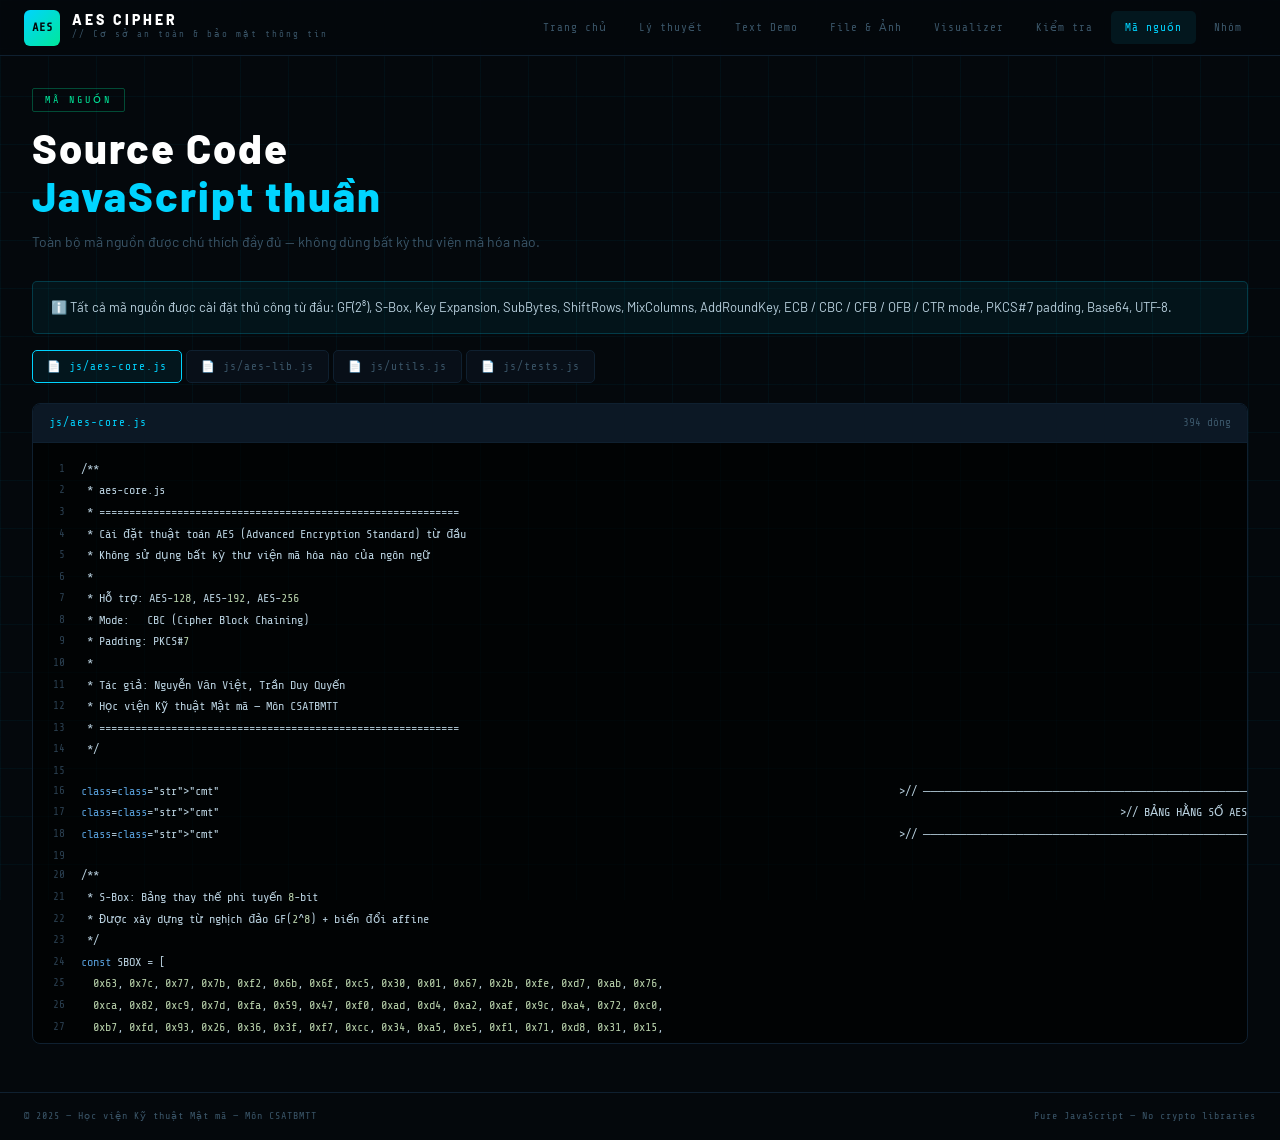
<file: aes-project/pages/source.html>
<!doctype html>
<html lang="vi">
  <head>
    <meta charset="UTF-8" />
    <meta name="viewport" content="width=device-width, initial-scale=1.0" />
    <title>Mã nguồn AES — CSATBMTT — Học viện KTMM</title>
    <link rel="stylesheet" href="../css/style.css" />
    <style>
      .file-tabs {
        display: flex;
        gap: 4px;
        margin-bottom: 20px;
        flex-wrap: wrap;
      }
      .file-tab {
        padding: 7px 14px;
        background: var(--surface);
        border: 1px solid var(--border);
        border-radius: var(--radius);
        font-family: var(--font-mono);
        font-size: 11px;
        letter-spacing: 1px;
        color: var(--text-dim);
        cursor: pointer;
        transition: all 0.15s;
      }
      .file-tab.active {
        border-color: var(--cyan);
        color: var(--cyan);
        background: rgba(0, 212, 255, 0.07);
      }
      .file-tab:hover:not(.active) {
        color: var(--text);
      }

      .source-viewer {
        background: rgba(0, 0, 0, 0.6);
        border: 1px solid var(--border);
        border-radius: var(--radius-lg);
        overflow: hidden;
      }

      .source-header {
        display: flex;
        justify-content: space-between;
        align-items: center;
        padding: 10px 16px;
        background: var(--surface2);
        border-bottom: 1px solid var(--border);
        font-family: var(--font-mono);
        font-size: 11px;
      }

      .source-filename {
        color: var(--cyan);
        letter-spacing: 1px;
      }
      .source-lines {
        color: var(--text-dim);
      }

      .source-body {
        overflow: auto;
        max-height: 600px;
        padding: 16px 0;
      }

      .source-line {
        display: flex;
        gap: 0;
        font-family: var(--font-mono);
        font-size: 12px;
        line-height: 1.8;
      }
      .source-line:hover {
        background: rgba(255, 255, 255, 0.02);
      }

      .line-num {
        width: 48px;
        flex-shrink: 0;
        text-align: right;
        padding-right: 16px;
        color: var(--text-muted);
        user-select: none;
        font-size: 11px;
      }

      .line-code {
        flex: 1;
        padding-right: 24px;
        white-space: pre;
      }

      .kw {
        color: #569cd6;
      }
      .fn {
        color: #dcdcaa;
      }
      .str {
        color: #ce9178;
      }
      .cmt {
        color: #6a9955;
        font-style: italic;
      }
      .num {
        color: #b5cea8;
      }
      .op {
        color: #d4d4d4;
      }
    </style>
  </head>
  <body>
    <div class="bg-grid"></div>

    <nav class="nav">
      <a class="nav-brand" href="../index.html">
        <div class="nav-logo">AES</div>
        <div>
          <div class="nav-title">AES CIPHER</div>
          <div class="nav-subtitle">// Cơ sở an toàn & bảo mật thông tin</div>
        </div>
      </a>
      <ul class="nav-links">
        <li><a href="../index.html">Trang chủ</a></li>
        <li><a href="theory.html">Lý thuyết</a></li>
        <li><a href="demo.html">Text Demo</a></li>
        <li><a href="file-crypto.html">File &amp; Ảnh</a></li>
        <li><a href="visualizer.html">Visualizer</a></li>
        <li><a href="tests.html">Kiểm tra</a></li>
        <li><a href="source.html" class="active">Mã nguồn</a></li>
        <li><a href="about.html">Nhóm</a></li>
      </ul>
    </nav>

    <div class="page-layout">
      <main class="main" style="max-width: 100%">
        <div class="page-header">
          <div class="page-tag">Mã nguồn</div>
          <h1 class="page-title">
            Source Code<br /><span>JavaScript thuần</span>
          </h1>
          <p class="page-desc">
            Toàn bộ mã nguồn được chú thích đầy đủ — không dùng bất kỳ thư viện
            mã hóa nào.
          </p>
        </div>

        <div class="alert alert-info">
          ℹ️ Tất cả mã nguồn được cài đặt thủ công từ đầu: GF(2⁸), S-Box, Key
          Expansion, SubBytes, ShiftRows, MixColumns, AddRoundKey, ECB / CBC /
          CFB / OFB / CTR mode, PKCS#7 padding, Base64, UTF-8.
        </div>

        <div class="file-tabs">
          <div class="file-tab active" onclick="showFile('aes-core')">
            📄 js/aes-core.js
          </div>
          <div class="file-tab" onclick="showFile('aes-lib')">
            📄 js/aes-lib.js
          </div>
          <div class="file-tab" onclick="showFile('utils')">📄 js/utils.js</div>
          <div class="file-tab" onclick="showFile('tests')">📄 js/tests.js</div>
        </div>

        <div id="source-container"></div>
      </main>
    </div>

    <footer class="footer">
      <span>© 2025 — Học viện Kỹ thuật Mật mã — Môn CSATBMTT</span>
      <span>Pure JavaScript — No crypto libraries</span>
    </footer>

    <script>
      const FILES = {
        "aes-core": "../js/aes-core.js",
        "aes-lib": "../js/aes-lib.js",
        utils: "../js/utils.js",
        tests: "../js/tests.js",
      };

      const FILE_LABELS = {
        "aes-core": "js/aes-core.js",
        "aes-lib": "js/aes-lib.js",
        utils: "js/utils.js",
        tests: "js/tests.js",
      };

      // Basic syntax highlighting
      function highlight(code) {
        return (
          code
            .replace(/&/g, "&amp;")
            .replace(/</g, "&lt;")
            .replace(/>/g, "&gt;")
            // Comments
            .replace(/(\/\/[^\n]*)/g, '<span class="cmt">$1</span>')
            .replace(/(\/\*[\s\S]*?\*\/)/g, '<span class="cmt">$1</span>')
            // Strings
            .replace(/('(?:[^'\\]|\\.)*')/g, '<span class="str">$1</span>')
            .replace(/("(?:[^"\\]|\\.)*")/g, '<span class="str">$1</span>')
            .replace(/(`(?:[^`\\]|\\.)*`)/g, '<span class="str">$1</span>')
            // Keywords
            .replace(
              /\b(function|const|let|var|for|if|else|return|new|this|while|break|throw|try|catch|class|import|export|default|of|in|true|false|null|undefined|typeof|instanceof)\b/g,
              '<span class="kw">$1</span>',
            )
            // Numbers (hex and decimal)
            .replace(/\b(0x[0-9a-fA-F]+|\d+)\b/g, '<span class="num">$1</span>')
        );
      }

      async function showFile(name) {
        document.querySelectorAll(".file-tab").forEach((t, i) => {
          t.classList.toggle("active", Object.keys(FILES)[i] === name);
        });

        const container = document.getElementById("source-container");
        container.innerHTML =
          '<div style="padding:20px;color:var(--text-dim);font-family:var(--font-mono);font-size:12px">Đang tải...</div>';

        try {
          const resp = await fetch(FILES[name]);
          const text = await resp.text();
          const lines = text.split("\n");

          const viewer = document.createElement("div");
          viewer.className = "source-viewer";

          viewer.innerHTML = `
        <div class="source-header">
          <span class="source-filename">${FILE_LABELS[name]}</span>
          <span class="source-lines">${lines.length} dòng</span>
        </div>
        <div class="source-body" id="source-body"></div>
      `;

          container.innerHTML = "";
          container.appendChild(viewer);

          const body = viewer.querySelector("#source-body");
          lines.forEach((line, i) => {
            const lineEl = document.createElement("div");
            lineEl.className = "source-line";
            lineEl.innerHTML = `<span class="line-num">${i + 1}</span><span class="line-code">${highlight(line)}</span>`;
            body.appendChild(lineEl);
          });
        } catch (e) {
          container.innerHTML = `<div class="card"><div style="color:var(--red)">Lỗi tải file: ${e.message}</div></div>`;
        }
      }

      showFile("aes-core");
    </script>
  </body>
</html>
</file>
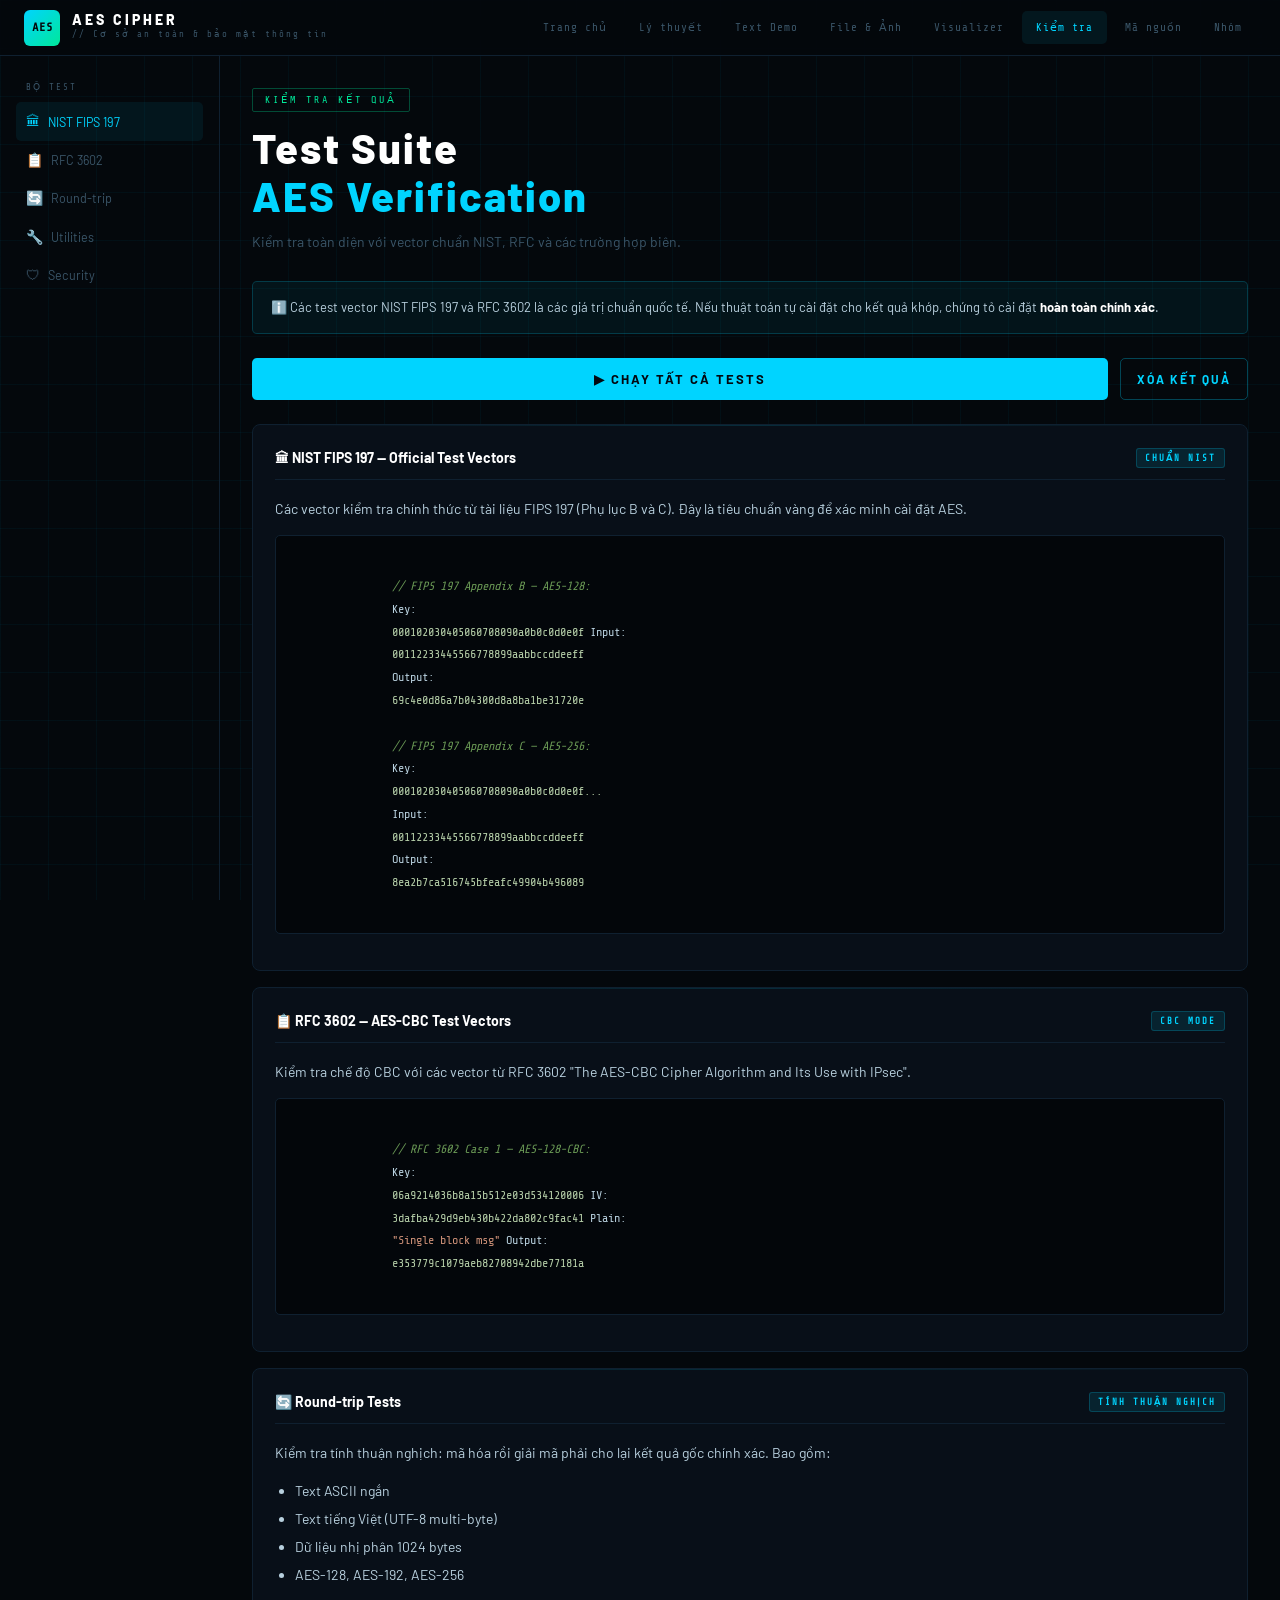
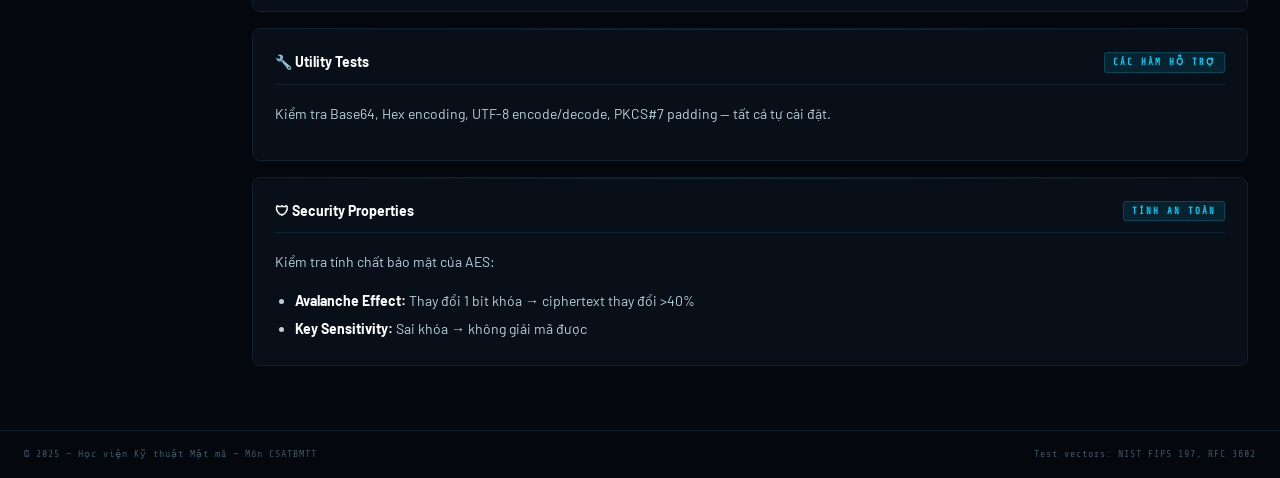
<file: aes-project/pages/tests.html>
<!doctype html>
<html lang="vi">
  <head>
    <meta charset="UTF-8" />
    <meta name="viewport" content="width=device-width, initial-scale=1.0" />
    <title>Kiểm tra AES — CSATBMTT — Học viện KTMM</title>
    <link rel="stylesheet" href="../css/style.css" />
  </head>
  <body>
    <div class="bg-grid"></div>

    <nav class="nav">
      <a class="nav-brand" href="../index.html">
        <div class="nav-logo">AES</div>
        <div>
          <div class="nav-title">AES CIPHER</div>
          <div class="nav-subtitle">// Cơ sở an toàn & bảo mật thông tin</div>
        </div>
      </a>
      <ul class="nav-links">
        <li><a href="../index.html">Trang chủ</a></li>
        <li><a href="theory.html">Lý thuyết</a></li>
        <li><a href="demo.html">Text Demo</a></li>
        <li><a href="file-crypto.html">File &amp; Ảnh</a></li>
        <li><a href="visualizer.html">Visualizer</a></li>
        <li><a href="tests.html" class="active">Kiểm tra</a></li>
        <li><a href="source.html">Mã nguồn</a></li>
        <li><a href="about.html">Nhóm</a></li>
      </ul>
    </nav>

    <div class="page-layout">
      <aside class="sidebar">
        <span class="sidebar-label">Bộ test</span>
        <ul class="sidebar-nav">
          <li>
            <a href="#nist" class="active"
              ><span class="icon">🏛</span> NIST FIPS 197</a
            >
          </li>
          <li>
            <a href="#rfc"><span class="icon">📋</span> RFC 3602</a>
          </li>
          <li>
            <a href="#roundtrip"><span class="icon">🔄</span> Round-trip</a>
          </li>
          <li>
            <a href="#utils"><span class="icon">🔧</span> Utilities</a>
          </li>
          <li>
            <a href="#security"><span class="icon">🛡</span> Security</a>
          </li>
        </ul>
      </aside>

      <main class="main">
        <div class="page-header">
          <div class="page-tag">Kiểm tra kết quả</div>
          <h1 class="page-title">
            Test Suite<br /><span>AES Verification</span>
          </h1>
          <p class="page-desc">
            Kiểm tra toàn diện với vector chuẩn NIST, RFC và các trường hợp
            biên.
          </p>
        </div>

        <div class="alert alert-info">
          ℹ️ Các test vector NIST FIPS 197 và RFC 3602 là các giá trị chuẩn quốc
          tế. Nếu thuật toán tự cài đặt cho kết quả khớp, chứng tỏ cài đặt
          <strong>hoàn toàn chính xác</strong>.
        </div>

        <!-- Summary -->
        <div class="test-summary" id="test-summary" style="display: none">
          <div class="test-sum-item">
            <div class="test-sum-val" id="sum-total" style="color: var(--text)">
              0
            </div>
            <div class="test-sum-lbl">TỔNG</div>
          </div>
          <div class="test-sum-item">
            <div class="test-sum-val" id="sum-pass" style="color: var(--green)">
              0
            </div>
            <div class="test-sum-lbl">ĐẠT</div>
          </div>
          <div class="test-sum-item">
            <div class="test-sum-val" id="sum-fail" style="color: var(--red)">
              0
            </div>
            <div class="test-sum-lbl">LỖI</div>
          </div>
          <div class="test-sum-item">
            <div class="test-sum-val" id="sum-pct" style="color: var(--cyan)">
              —
            </div>
            <div class="test-sum-lbl">% ĐẠT</div>
          </div>
        </div>

        <div id="progress-wrap" style="display: none; margin-bottom: 16px">
          <div class="progress-bar">
            <div
              class="progress-fill"
              id="progress-fill"
              style="width: 0%"
            ></div>
          </div>
        </div>

        <div class="btn-row" style="margin-bottom: 24px">
          <button class="btn btn-primary" onclick="startTests()" id="run-btn">
            ▶ Chạy tất cả tests
          </button>
          <button class="btn btn-ghost" onclick="clearResults()">
            Xóa kết quả
          </button>
        </div>

        <div id="test-results"></div>

        <!-- Static descriptions of test groups -->
        <div id="test-desc">
          <div id="nist" class="card">
            <div class="card-title">
              🏛 NIST FIPS 197 — Official Test Vectors
              <span class="badge">CHUẨN NIST</span>
            </div>
            <div class="theory-text">
              <p>
                Các vector kiểm tra chính thức từ tài liệu FIPS 197 (Phụ lục B
                và C). Đây là tiêu chuẩn vàng để xác minh cài đặt AES.
              </p>
              <div class="code-block">
                <span class="cmt">// FIPS 197 Appendix B — AES-128:</span>
                Key:
                <span class="num">000102030405060708090a0b0c0d0e0f</span> Input:
                <span class="num">00112233445566778899aabbccddeeff</span>
                Output:
                <span class="num">69c4e0d86a7b04300d8a8ba1be31720e</span>

                <span class="cmt">// FIPS 197 Appendix C — AES-256:</span>
                Key:
                <span class="num">000102030405060708090a0b0c0d0e0f...</span>
                Input:
                <span class="num">00112233445566778899aabbccddeeff</span>
                Output:
                <span class="num">8ea2b7ca516745bfeafc49904b496089</span>
              </div>
            </div>
          </div>

          <div id="rfc" class="card">
            <div class="card-title">
              📋 RFC 3602 — AES-CBC Test Vectors
              <span class="badge">CBC MODE</span>
            </div>
            <div class="theory-text">
              <p>
                Kiểm tra chế độ CBC với các vector từ RFC 3602 "The AES-CBC
                Cipher Algorithm and Its Use with IPsec".
              </p>
              <div class="code-block">
                <span class="cmt">// RFC 3602 Case 1 — AES-128-CBC:</span>
                Key:
                <span class="num">06a9214036b8a15b512e03d534120006</span> IV:
                <span class="num">3dafba429d9eb430b422da802c9fac41</span> Plain:
                <span class="str">"Single block msg"</span> Output:
                <span class="num">e353779c1079aeb82708942dbe77181a</span>
              </div>
            </div>
          </div>

          <div id="roundtrip" class="card">
            <div class="card-title">
              🔄 Round-trip Tests <span class="badge">TÍNH THUẬN NGHỊCH</span>
            </div>
            <div class="theory-text">
              <p>
                Kiểm tra tính thuận nghịch: mã hóa rồi giải mã phải cho lại kết
                quả gốc chính xác. Bao gồm:
              </p>
              <ul
                style="margin: 10px 0 0 20px; line-height: 2; font-size: 14px"
              >
                <li>Text ASCII ngắn</li>
                <li>Text tiếng Việt (UTF-8 multi-byte)</li>
                <li>Dữ liệu nhị phân 1024 bytes</li>
                <li>AES-128, AES-192, AES-256</li>
              </ul>
            </div>
          </div>

          <div id="utils" class="card">
            <div class="card-title">
              🔧 Utility Tests <span class="badge">CÁC HÀM HỖ TRỢ</span>
            </div>
            <div class="theory-text">
              <p>
                Kiểm tra Base64, Hex encoding, UTF-8 encode/decode, PKCS#7
                padding — tất cả tự cài đặt.
              </p>
            </div>
          </div>

          <div id="security" class="card">
            <div class="card-title">
              🛡 Security Properties <span class="badge">TÍNH AN TOÀN</span>
            </div>
            <div class="theory-text">
              <p>Kiểm tra tính chất bảo mật của AES:</p>
              <ul
                style="margin: 10px 0 0 20px; line-height: 2; font-size: 14px"
              >
                <li>
                  <strong>Avalanche Effect:</strong> Thay đổi 1 bit khóa →
                  ciphertext thay đổi &gt;40%
                </li>
                <li>
                  <strong>Key Sensitivity:</strong> Sai khóa → không giải mã
                  được
                </li>
              </ul>
            </div>
          </div>
        </div>
      </main>
    </div>

    <footer class="footer">
      <span>© 2025 — Học viện Kỹ thuật Mật mã — Môn CSATBMTT</span>
      <span>Test vectors: NIST FIPS 197, RFC 3602</span>
    </footer>

    <script src="../js/aes-core.js"></script>
    <script src="../js/utils.js"></script>
    <script src="../js/aes-lib.js"></script>
    <script src="../js/tests.js"></script>
    <script>
      let isRunning = false;

      async function startTests() {
        if (isRunning) return;
        isRunning = true;

        const btn = document.getElementById("run-btn");
        btn.textContent = "⏳ Đang chạy...";
        btn.disabled = true;

        document.getElementById("test-summary").style.display = "flex";
        document.getElementById("progress-wrap").style.display = "block";
        document.getElementById("test-desc").style.display = "none";

        const container = document.getElementById("test-results");
        container.innerHTML = "";

        // Run with slight delay for UI to update
        await new Promise((r) => setTimeout(r, 50));

        const { passed, failed, total, results } = TestSuite.runAllTests();

        // Show results with animation
        for (let i = 0; i < results.length; i++) {
          const r = results[i];
          const el = document.createElement("div");
          el.className = `test-item ${r.ok ? "pass" : "fail"}`;
          el.innerHTML = `
        <span class="test-icon">${r.ok ? "✅" : "❌"}</span>
        <span class="test-name">${r.name}</span>
        <span class="test-status" style="color:${r.ok ? "var(--green)" : "var(--red)"}">
          ${r.ok ? "PASS" : "FAIL"}
        </span>
        ${r.error ? `<span style="font-family:var(--font-mono);font-size:9px;color:var(--red);margin-left:8px">// ${r.error}</span>` : ""}
      `;
          container.appendChild(el);

          // Update progress
          const pct = Math.round(((i + 1) / total) * 100);
          document.getElementById("progress-fill").style.width = pct + "%";
          document.getElementById("sum-total").textContent = i + 1;
          document.getElementById("sum-pass").textContent = results
            .slice(0, i + 1)
            .filter((r) => r.ok).length;
          document.getElementById("sum-fail").textContent = results
            .slice(0, i + 1)
            .filter((r) => !r.ok).length;

          await new Promise((r) => setTimeout(r, 30));
        }

        const pct = Math.round((passed / total) * 100);
        document.getElementById("sum-total").textContent = total;
        document.getElementById("sum-pass").textContent = passed;
        document.getElementById("sum-fail").textContent = failed;
        document.getElementById("sum-pct").textContent = pct + "%";
        document.getElementById("progress-fill").style.background =
          failed === 0 ? "var(--green)" : "var(--amber)";

        btn.textContent = `▶ Chạy lại (${pct}% đạt)`;
        btn.disabled = false;
        isRunning = false;
      }

      function clearResults() {
        document.getElementById("test-results").innerHTML = "";
        document.getElementById("test-summary").style.display = "none";
        document.getElementById("progress-wrap").style.display = "none";
        document.getElementById("test-desc").style.display = "block";
        document.getElementById("run-btn").textContent = "▶ Chạy tất cả tests";
      }
    </script>
  </body>
</html>
</file>
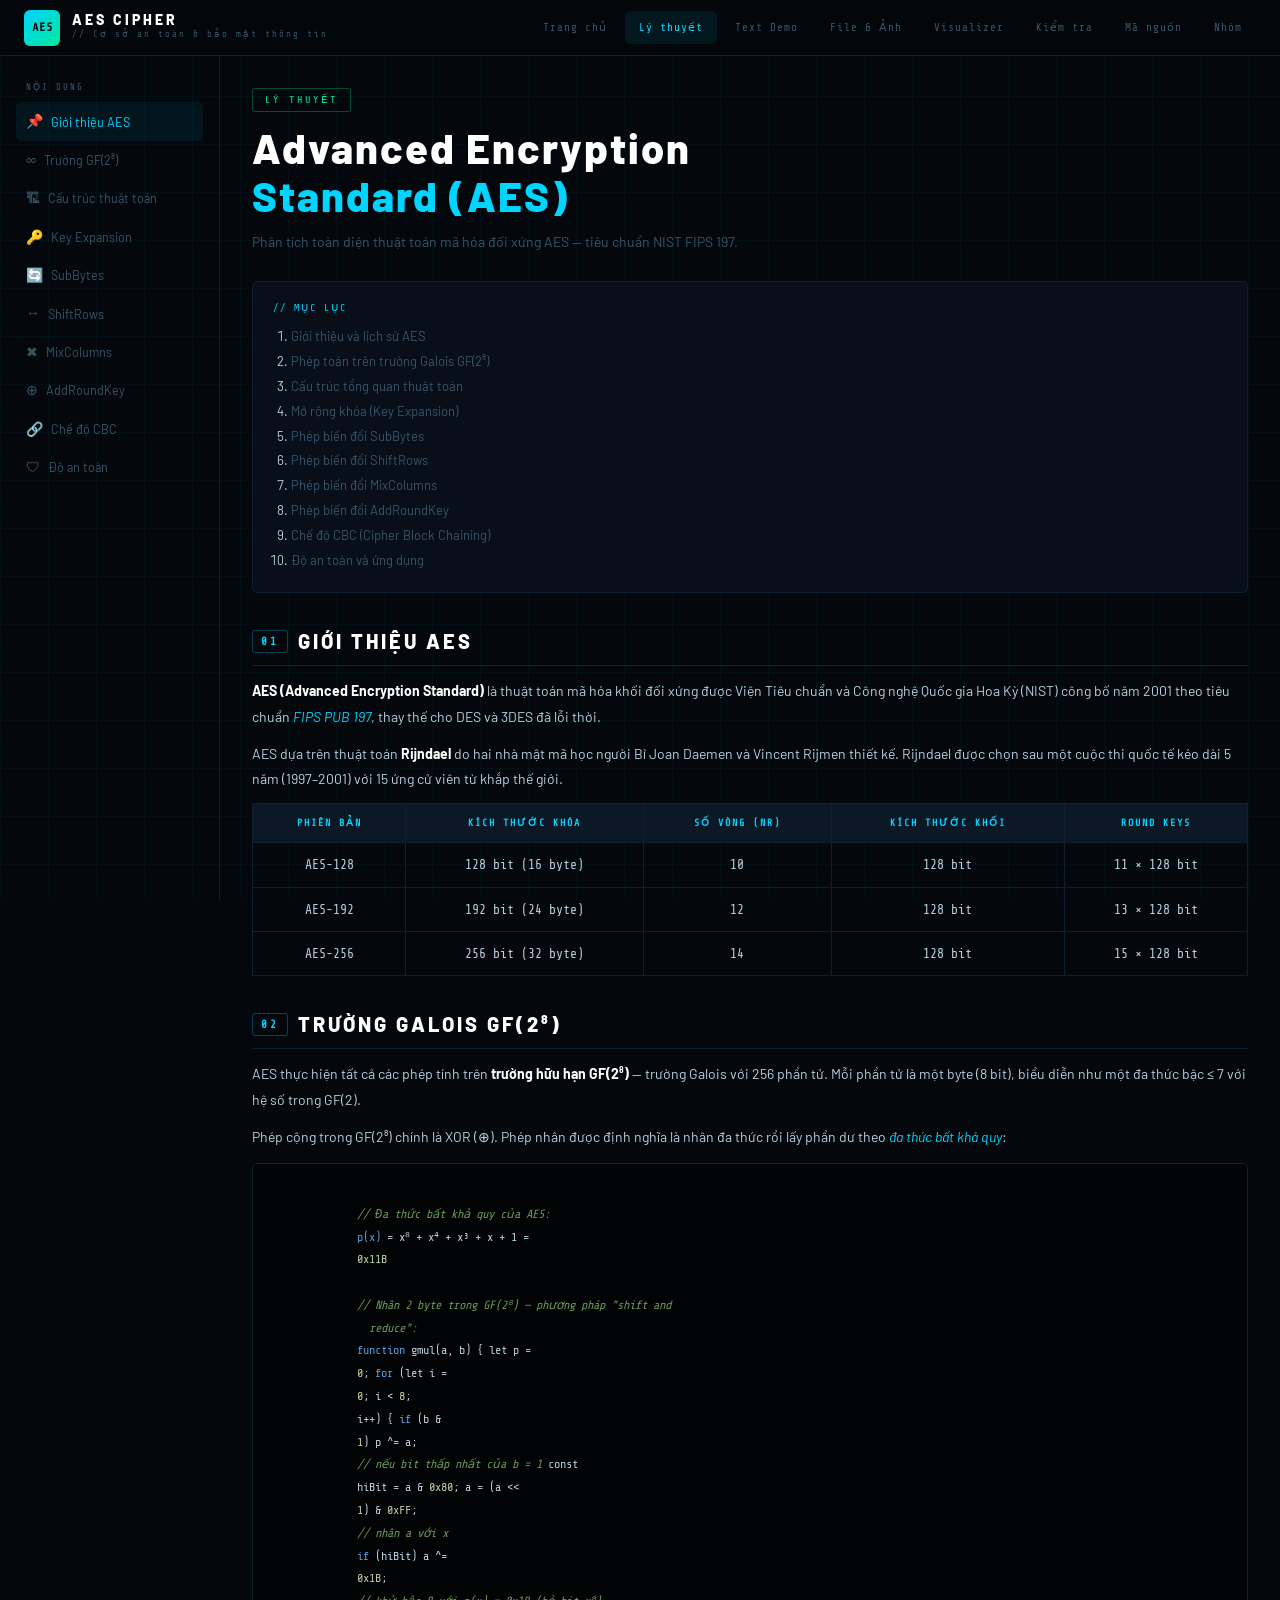
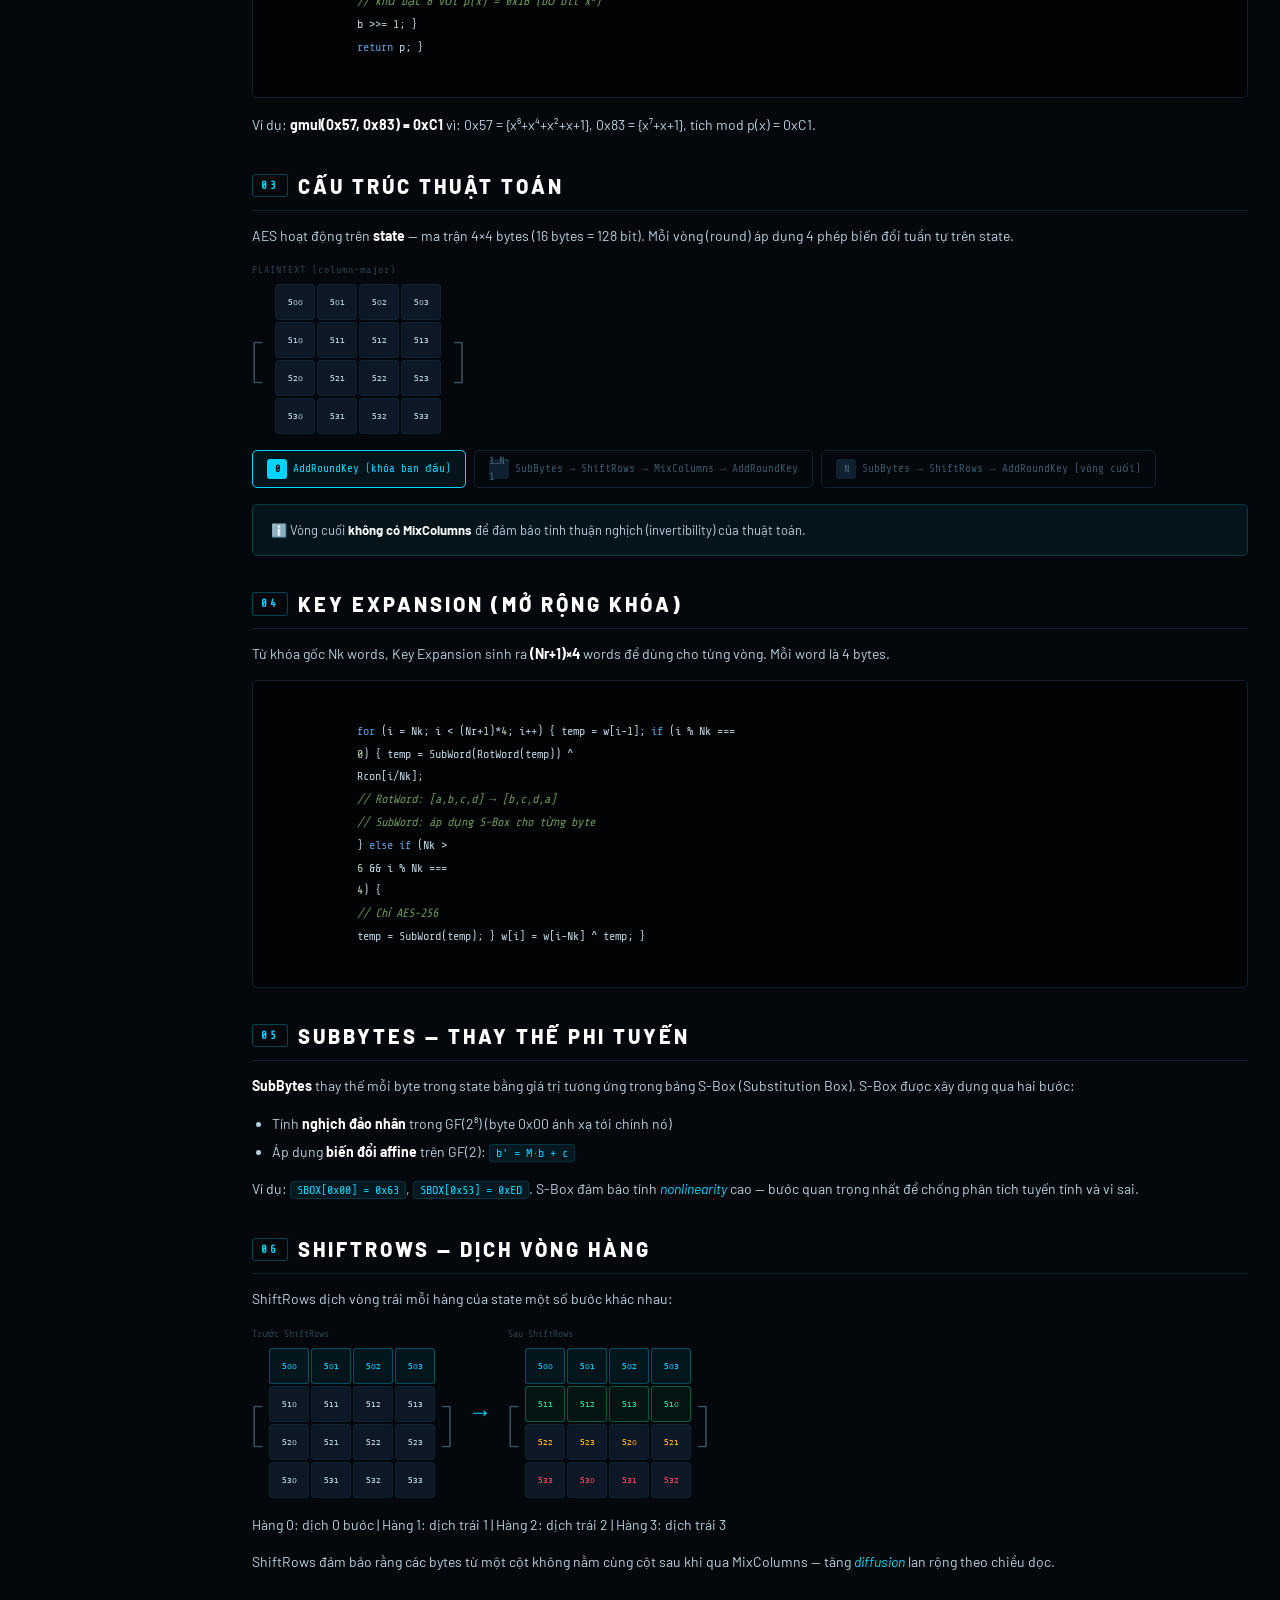
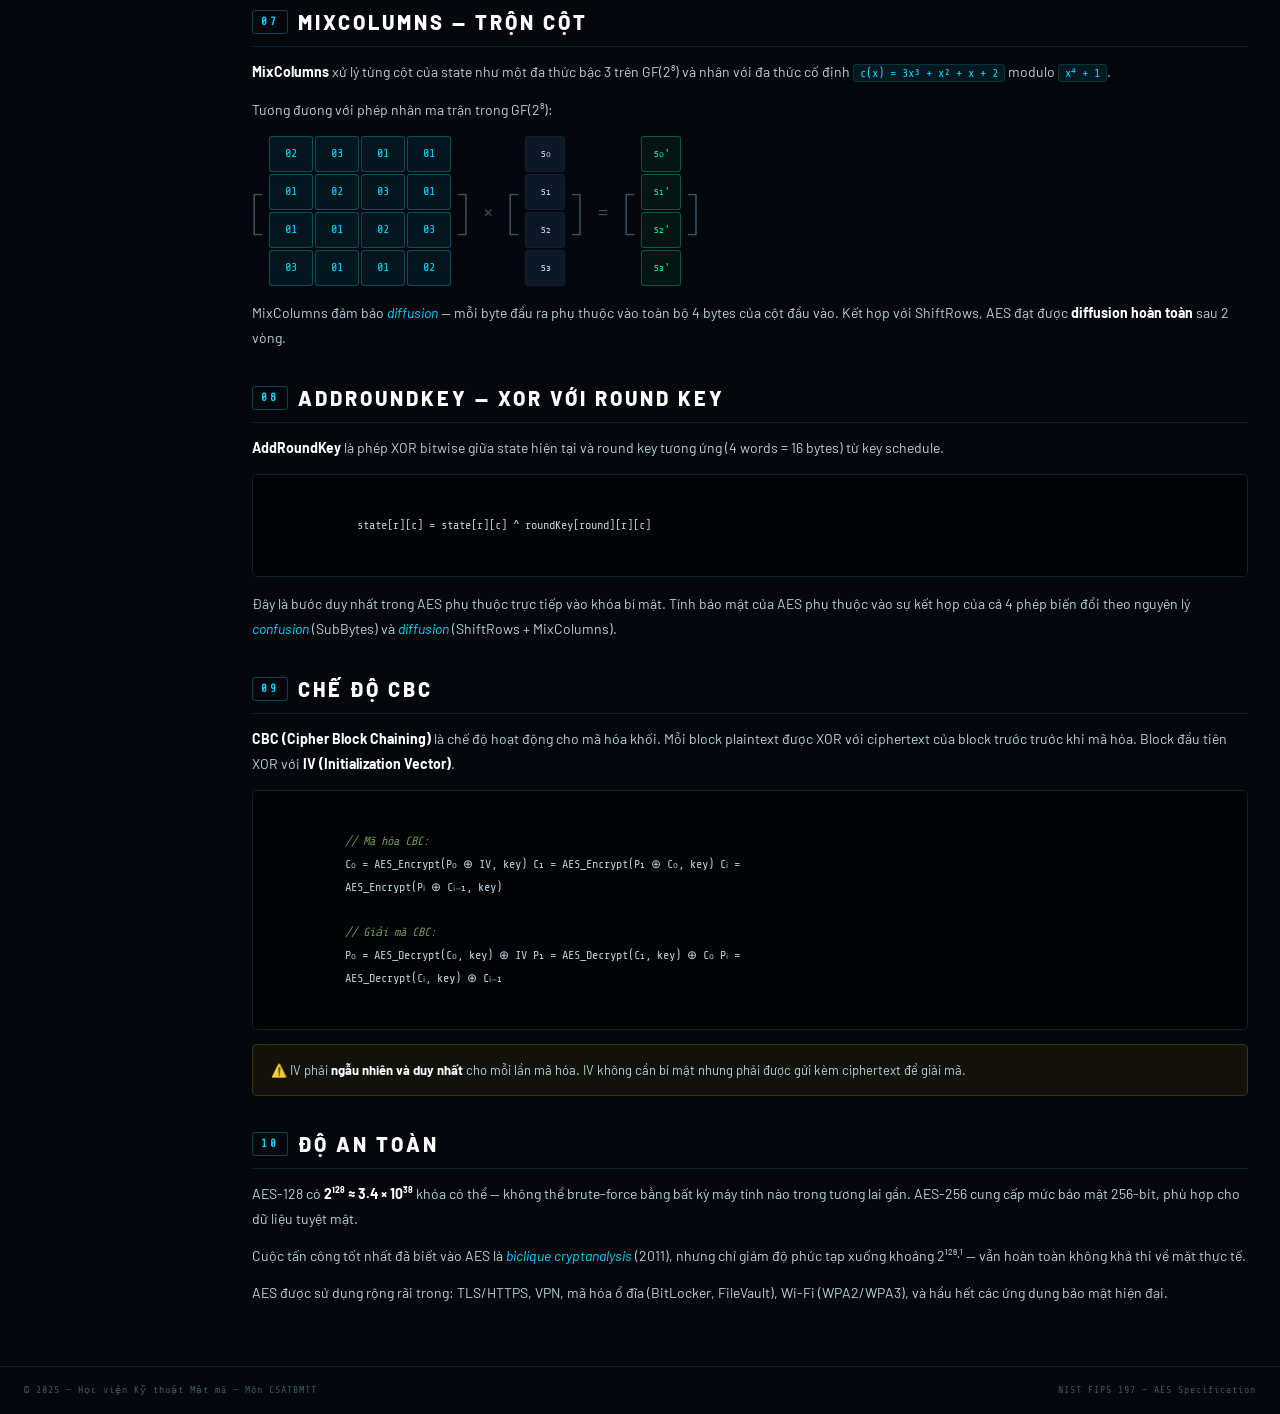
<file: aes-project/pages/theory.html>
<!doctype html>
<html lang="vi">
  <head>
    <meta charset="UTF-8" />
    <meta name="viewport" content="width=device-width, initial-scale=1.0" />
    <title>Lý thuyết AES — CSATBMTT — Học viện KTMM</title>
    <link rel="stylesheet" href="../css/style.css" />
    <style>
      .toc {
        background: var(--surface);
        border: 1px solid var(--border);
        border-radius: var(--radius);
        padding: 18px 20px;
        margin-bottom: 28px;
      }
      .toc-title {
        font-family: var(--font-mono);
        font-size: 10px;
        letter-spacing: 2px;
        text-transform: uppercase;
        color: var(--cyan);
        margin-bottom: 10px;
      }
      .toc ol {
        padding-left: 18px;
      }
      .toc li {
        margin-bottom: 4px;
        font-size: 13px;
      }
      .toc a {
        color: var(--text-dim);
        text-decoration: none;
      }
      .toc a:hover {
        color: var(--cyan);
      }

      .section-title {
        font-family: var(--font-head);
        font-size: 20px;
        font-weight: 800;
        color: #fff;
        margin: 32px 0 12px;
        padding-bottom: 8px;
        border-bottom: 1px solid var(--border);
        display: flex;
        align-items: center;
        gap: 10px;
      }
      .section-title span {
        font-family: var(--font-mono);
        font-size: 11px;
        color: var(--cyan);
        border: 1px solid rgba(0, 212, 255, 0.3);
        padding: 2px 8px;
        border-radius: 3px;
      }

      .subsection-title {
        font-family: var(--font-head);
        font-size: 16px;
        font-weight: 700;
        color: var(--text);
        margin: 22px 0 8px;
      }

      .matrix-wrap {
        display: flex;
        align-items: center;
        gap: 16px;
        flex-wrap: wrap;
        margin: 14px 0;
      }

      .matrix {
        display: inline-grid;
        grid-template-columns: repeat(4, 40px);
        gap: 2px;
        font-family: var(--font-mono);
        font-size: 12px;
      }

      .matrix.cols-2 {
        grid-template-columns: repeat(2, 50px);
      }

      .matrix-cell {
        height: 36px;
        background: var(--surface2);
        border: 1px solid var(--border);
        border-radius: 3px;
        display: flex;
        align-items: center;
        justify-content: center;
        color: var(--text);
        transition: all 0.3s;
      }
      .matrix-cell.c {
        color: var(--cyan);
        border-color: rgba(0, 212, 255, 0.3);
        background: rgba(0, 212, 255, 0.07);
      }
      .matrix-cell.g {
        color: var(--green);
        border-color: rgba(0, 255, 157, 0.3);
        background: rgba(0, 255, 157, 0.05);
      }
      .matrix-cell.a {
        color: var(--amber);
      }

      .bracket-l,
      .bracket-r {
        font-size: 48px;
        color: var(--text-dim);
        font-weight: 100;
        line-height: 1;
      }

      .round-steps {
        display: flex;
        gap: 8px;
        flex-wrap: wrap;
        margin: 16px 0;
      }

      .round-step {
        padding: 8px 14px;
        border: 1px solid var(--border);
        border-radius: var(--radius);
        font-family: var(--font-mono);
        font-size: 11px;
        color: var(--text-dim);
        display: flex;
        align-items: center;
        gap: 6px;
      }

      .round-step.active {
        border-color: var(--cyan);
        color: var(--cyan);
        background: rgba(0, 212, 255, 0.06);
      }

      .round-step .num {
        width: 20px;
        height: 20px;
        background: var(--border);
        border-radius: 3px;
        display: flex;
        align-items: center;
        justify-content: center;
        font-size: 10px;
        font-weight: 600;
      }

      .round-step.active .num {
        background: var(--cyan);
        color: var(--bg);
      }

      .keybits-table {
        width: 100%;
        border-collapse: collapse;
        font-family: var(--font-mono);
        font-size: 13px;
        margin: 12px 0;
      }
      .keybits-table th {
        padding: 10px 16px;
        background: var(--surface2);
        border: 1px solid var(--border);
        color: var(--cyan);
        font-size: 10px;
        letter-spacing: 2px;
        text-transform: uppercase;
      }
      .keybits-table td {
        padding: 10px 16px;
        border: 1px solid var(--border);
        color: var(--text);
        text-align: center;
      }
      .keybits-table tr:hover td {
        background: rgba(255, 255, 255, 0.02);
      }
    </style>
  </head>
  <body>
    <div class="bg-grid"></div>

    <!-- NAV -->
    <nav class="nav">
      <a class="nav-brand" href="../index.html">
        <div class="nav-logo">AES</div>
        <div>
          <div class="nav-title">AES CIPHER</div>
          <div class="nav-subtitle">// Cơ sở an toàn & bảo mật thông tin</div>
        </div>
      </a>
      <ul class="nav-links">
        <li><a href="../index.html">Trang chủ</a></li>
        <li><a href="theory.html" class="active">Lý thuyết</a></li>
        <li><a href="demo.html">Text Demo</a></li>
        <li><a href="file-crypto.html">File &amp; Ảnh</a></li>
        <li><a href="visualizer.html">Visualizer</a></li>
        <li><a href="tests.html">Kiểm tra</a></li>
        <li><a href="source.html">Mã nguồn</a></li>
        <li><a href="about.html">Nhóm</a></li>
      </ul>
    </nav>

    <div class="page-layout">
      <!-- SIDEBAR -->
      <aside class="sidebar">
        <span class="sidebar-label">Nội dung</span>
        <ul class="sidebar-nav">
          <li>
            <a href="#intro" class="active"
              ><span class="icon">📌</span> Giới thiệu AES</a
            >
          </li>
          <li>
            <a href="#gf"><span class="icon">∞</span> Trường GF(2⁸)</a>
          </li>
          <li>
            <a href="#structure"
              ><span class="icon">🏗</span> Cấu trúc thuật toán</a
            >
          </li>
          <li>
            <a href="#keyschedule"
              ><span class="icon">🔑</span> Key Expansion</a
            >
          </li>
          <li>
            <a href="#subbytes"><span class="icon">🔄</span> SubBytes</a>
          </li>
          <li>
            <a href="#shiftrows"><span class="icon">↔</span> ShiftRows</a>
          </li>
          <li>
            <a href="#mixcolumns"><span class="icon">✖</span> MixColumns</a>
          </li>
          <li>
            <a href="#addroundkey"><span class="icon">⊕</span> AddRoundKey</a>
          </li>
          <li>
            <a href="#cbc"><span class="icon">🔗</span> Chế độ CBC</a>
          </li>
          <li>
            <a href="#security"><span class="icon">🛡</span> Độ an toàn</a>
          </li>
        </ul>
      </aside>

      <!-- MAIN -->
      <main class="main">
        <div class="page-header">
          <div class="page-tag">Lý thuyết</div>
          <h1 class="page-title">
            Advanced Encryption<br /><span>Standard (AES)</span>
          </h1>
          <p class="page-desc">
            Phân tích toàn diện thuật toán mã hóa đối xứng AES — tiêu chuẩn NIST
            FIPS 197.
          </p>
        </div>

        <!-- TOC -->
        <div class="toc">
          <div class="toc-title">// Mục lục</div>
          <ol>
            <li><a href="#intro">Giới thiệu và lịch sử AES</a></li>
            <li><a href="#gf">Phép toán trên trường Galois GF(2⁸)</a></li>
            <li><a href="#structure">Cấu trúc tổng quan thuật toán</a></li>
            <li><a href="#keyschedule">Mở rộng khóa (Key Expansion)</a></li>
            <li><a href="#subbytes">Phép biến đổi SubBytes</a></li>
            <li><a href="#shiftrows">Phép biến đổi ShiftRows</a></li>
            <li><a href="#mixcolumns">Phép biến đổi MixColumns</a></li>
            <li><a href="#addroundkey">Phép biến đổi AddRoundKey</a></li>
            <li><a href="#cbc">Chế độ CBC (Cipher Block Chaining)</a></li>
            <li><a href="#security">Độ an toàn và ứng dụng</a></li>
          </ol>
        </div>

        <!-- 1. INTRO -->
        <div id="intro">
          <div class="section-title"><span>01</span> Giới thiệu AES</div>
          <div class="theory-text">
            <p>
              <strong>AES (Advanced Encryption Standard)</strong> là thuật toán
              mã hóa khối đối xứng được Viện Tiêu chuẩn và Công nghệ Quốc gia
              Hoa Kỳ (NIST) công bố năm 2001 theo tiêu chuẩn
              <em>FIPS PUB 197</em>, thay thế cho DES và 3DES đã lỗi thời.
            </p>
            <p>
              AES dựa trên thuật toán <strong>Rijndael</strong> do hai nhà mật
              mã học người Bỉ Joan Daemen và Vincent Rijmen thiết kế. Rijndael
              được chọn sau một cuộc thi quốc tế kéo dài 5 năm (1997–2001) với
              15 ứng cử viên từ khắp thế giới.
            </p>

            <table class="keybits-table">
              <thead>
                <tr>
                  <th>Phiên bản</th>
                  <th>Kích thước khóa</th>
                  <th>Số vòng (Nr)</th>
                  <th>Kích thước khối</th>
                  <th>Round keys</th>
                </tr>
              </thead>
              <tbody>
                <tr>
                  <td>AES-128</td>
                  <td>128 bit (16 byte)</td>
                  <td>10</td>
                  <td>128 bit</td>
                  <td>11 × 128 bit</td>
                </tr>
                <tr>
                  <td>AES-192</td>
                  <td>192 bit (24 byte)</td>
                  <td>12</td>
                  <td>128 bit</td>
                  <td>13 × 128 bit</td>
                </tr>
                <tr>
                  <td>AES-256</td>
                  <td>256 bit (32 byte)</td>
                  <td>14</td>
                  <td>128 bit</td>
                  <td>15 × 128 bit</td>
                </tr>
              </tbody>
            </table>
          </div>
        </div>

        <!-- 2. GF -->
        <div id="gf">
          <div class="section-title"><span>02</span> Trường Galois GF(2⁸)</div>
          <div class="theory-text">
            <p>
              AES thực hiện tất cả các phép tính trên
              <strong>trường hữu hạn GF(2⁸)</strong> — trường Galois với 256
              phần tử. Mỗi phần tử là một byte (8 bit), biểu diễn như một đa
              thức bậc ≤ 7 với hệ số trong GF(2).
            </p>
            <p>
              Phép cộng trong GF(2⁸) chính là XOR (⊕). Phép nhân được định nghĩa
              là nhân đa thức rồi lấy phần dư theo <em>đa thức bất khả quy</em>:
            </p>
            <div class="code-block">
              <span class="cmt">// Đa thức bất khả quy của AES:</span>
              <span class="kw">p(x)</span> = x⁸ + x⁴ + x³ + x + 1 =
              <span class="num">0x11B</span>

              <span class="cmt"
                >// Nhân 2 byte trong GF(2⁸) — phương pháp "shift and
                reduce":</span
              >
              <span class="kw">function</span> gmul(a, b) { let p =
              <span class="num">0</span>; <span class="kw">for</span> (let i =
              <span class="num">0</span>; i &lt; <span class="num">8</span>;
              i++) { <span class="kw">if</span> (b &amp;
              <span class="num">1</span>) p ^= a;
              <span class="cmt">// nếu bit thấp nhất của b = 1</span> const
              hiBit = a &amp; <span class="num">0x80</span>; a = (a &lt;&lt;
              <span class="num">1</span>) &amp; <span class="num">0xFF</span>;
              <span class="cmt">// nhân a với x</span>
              <span class="kw">if</span> (hiBit) a ^=
              <span class="num">0x1B</span>;
              <span class="cmt">// khử bậc 8 với p(x) = 0x1B (bỏ bit x⁸)</span>
              b >>= <span class="num">1</span>; }
              <span class="kw">return</span> p; }
            </div>
            <p>
              Ví dụ: <strong>gmul(0x57, 0x83) = 0xC1</strong> vì: 0x57 =
              {x⁶+x⁴+x²+x+1}, 0x83 = {x⁷+x+1}, tích mod p(x) = 0xC1.
            </p>
          </div>
        </div>

        <!-- 3. STRUCTURE -->
        <div id="structure">
          <div class="section-title"><span>03</span> Cấu trúc thuật toán</div>
          <div class="theory-text">
            <p>
              AES hoạt động trên <strong>state</strong> — ma trận 4×4 bytes (16
              bytes = 128 bit). Mỗi vòng (round) áp dụng 4 phép biến đổi tuần tự
              trên state.
            </p>
          </div>

          <div class="matrix-wrap">
            <div>
              <div
                style="
                  font-family: var(--font-mono);
                  font-size: 10px;
                  color: var(--text-muted);
                  margin-bottom: 6px;
                  letter-spacing: 1px;
                "
              >
                PLAINTEXT (column-major)
              </div>
              <div style="display: flex; align-items: center; gap: 6px">
                <div class="bracket-l">[</div>
                <div class="matrix">
                  <div class="matrix-cell">s₀₀</div>
                  <div class="matrix-cell">s₀₁</div>
                  <div class="matrix-cell">s₀₂</div>
                  <div class="matrix-cell">s₀₃</div>
                  <div class="matrix-cell">s₁₀</div>
                  <div class="matrix-cell">s₁₁</div>
                  <div class="matrix-cell">s₁₂</div>
                  <div class="matrix-cell">s₁₃</div>
                  <div class="matrix-cell">s₂₀</div>
                  <div class="matrix-cell">s₂₁</div>
                  <div class="matrix-cell">s₂₂</div>
                  <div class="matrix-cell">s₂₃</div>
                  <div class="matrix-cell">s₃₀</div>
                  <div class="matrix-cell">s₃₁</div>
                  <div class="matrix-cell">s₃₂</div>
                  <div class="matrix-cell">s₃₃</div>
                </div>
                <div class="bracket-r">]</div>
              </div>
            </div>
          </div>

          <div class="round-steps">
            <div class="round-step active">
              <div class="num">0</div>
              AddRoundKey (khóa ban đầu)
            </div>
            <div class="round-step">
              <div class="num">1…N-1</div>
              SubBytes → ShiftRows → MixColumns → AddRoundKey
            </div>
            <div class="round-step">
              <div class="num">N</div>
              SubBytes → ShiftRows → AddRoundKey (vòng cuối)
            </div>
          </div>

          <div class="alert alert-info">
            ℹ️ Vòng cuối <strong>không có MixColumns</strong> để đảm bảo tính
            thuận nghịch (invertibility) của thuật toán.
          </div>
        </div>

        <!-- 4. KEY EXPANSION -->
        <div id="keyschedule">
          <div class="section-title">
            <span>04</span> Key Expansion (Mở rộng khóa)
          </div>
          <div class="theory-text">
            <p>
              Từ khóa gốc Nk words, Key Expansion sinh ra
              <strong>(Nr+1)×4</strong> words để dùng cho từng vòng. Mỗi word là
              4 bytes.
            </p>
            <div class="code-block">
              <span class="kw">for</span> (i = Nk; i &lt; (Nr+<span class="num"
                >1</span
              >)*<span class="num">4</span>; i++) { temp = w[i-<span class="num"
                >1</span
              >]; <span class="kw">if</span> (i % Nk ===
              <span class="num">0</span>) { temp = SubWord(RotWord(temp)) ^
              Rcon[i/Nk];
              <span class="cmt">// RotWord: [a,b,c,d] → [b,c,d,a]</span>
              <span class="cmt">// SubWord: áp dụng S-Box cho từng byte</span>
              } <span class="kw">else if</span> (Nk >
              <span class="num">6</span> && i % Nk ===
              <span class="num">4</span>) {
              <span class="cmt">// Chỉ AES-256</span>
              temp = SubWord(temp); } w[i] = w[i-Nk] ^ temp; }
            </div>
          </div>
        </div>

        <!-- 5. SUBBYTES -->
        <div id="subbytes">
          <div class="section-title">
            <span>05</span> SubBytes — Thay thế phi tuyến
          </div>
          <div class="theory-text">
            <p>
              <strong>SubBytes</strong> thay thế mỗi byte trong state bằng giá
              trị tương ứng trong bảng S-Box (Substitution Box). S-Box được xây
              dựng qua hai bước:
            </p>
            <ul style="margin: 10px 0 10px 20px; line-height: 2">
              <li>
                Tính <strong>nghịch đảo nhân</strong> trong GF(2⁸) (byte 0x00
                ánh xạ tới chính nó)
              </li>
              <li>
                Áp dụng <strong>biến đổi affine</strong> trên GF(2):
                <code>b' = M·b + c</code>
              </li>
            </ul>
            <p>
              Ví dụ: <code>SBOX[0x00] = 0x63</code>,
              <code>SBOX[0x53] = 0xED</code>. S-Box đảm bảo tính
              <em>nonlinearity</em> cao — bước quan trọng nhất để chống phân
              tích tuyến tính và vi sai.
            </p>
          </div>
        </div>

        <!-- 6. SHIFTROWS -->
        <div id="shiftrows">
          <div class="section-title">
            <span>06</span> ShiftRows — Dịch vòng hàng
          </div>
          <div class="theory-text">
            <p>
              ShiftRows dịch vòng trái mỗi hàng của state một số bước khác nhau:
            </p>
          </div>
          <div class="matrix-wrap">
            <div>
              <div
                style="
                  font-family: var(--font-mono);
                  font-size: 10px;
                  color: var(--text-muted);
                  margin-bottom: 6px;
                "
              >
                Trước ShiftRows
              </div>
              <div style="display: flex; align-items: center">
                <div class="bracket-l">[</div>
                <div class="matrix">
                  <div class="matrix-cell c">s₀₀</div>
                  <div class="matrix-cell c">s₀₁</div>
                  <div class="matrix-cell c">s₀₂</div>
                  <div class="matrix-cell c">s₀₃</div>
                  <div class="matrix-cell">s₁₀</div>
                  <div class="matrix-cell">s₁₁</div>
                  <div class="matrix-cell">s₁₂</div>
                  <div class="matrix-cell">s₁₃</div>
                  <div class="matrix-cell">s₂₀</div>
                  <div class="matrix-cell">s₂₁</div>
                  <div class="matrix-cell">s₂₂</div>
                  <div class="matrix-cell">s₂₃</div>
                  <div class="matrix-cell">s₃₀</div>
                  <div class="matrix-cell">s₃₁</div>
                  <div class="matrix-cell">s₃₂</div>
                  <div class="matrix-cell">s₃₃</div>
                </div>
                <div class="bracket-r">]</div>
              </div>
            </div>
            <div style="font-size: 24px; color: var(--cyan)">→</div>
            <div>
              <div
                style="
                  font-family: var(--font-mono);
                  font-size: 10px;
                  color: var(--text-muted);
                  margin-bottom: 6px;
                "
              >
                Sau ShiftRows
              </div>
              <div style="display: flex; align-items: center">
                <div class="bracket-l">[</div>
                <div class="matrix">
                  <div class="matrix-cell c">s₀₀</div>
                  <div class="matrix-cell c">s₀₁</div>
                  <div class="matrix-cell c">s₀₂</div>
                  <div class="matrix-cell c">s₀₃</div>
                  <div class="matrix-cell g">s₁₁</div>
                  <div class="matrix-cell g">s₁₂</div>
                  <div class="matrix-cell g">s₁₃</div>
                  <div class="matrix-cell g">s₁₀</div>
                  <div class="matrix-cell a">s₂₂</div>
                  <div class="matrix-cell a">s₂₃</div>
                  <div class="matrix-cell a">s₂₀</div>
                  <div class="matrix-cell a">s₂₁</div>
                  <div class="matrix-cell" style="color: var(--red)">s₃₃</div>
                  <div class="matrix-cell" style="color: var(--red)">s₃₀</div>
                  <div class="matrix-cell" style="color: var(--red)">s₃₁</div>
                  <div class="matrix-cell" style="color: var(--red)">s₃₂</div>
                </div>
                <div class="bracket-r">]</div>
              </div>
            </div>
          </div>
          <div class="theory-text" style="margin-top: 10px">
            <p>
              Hàng 0: dịch 0 bước | Hàng 1: dịch trái 1 | Hàng 2: dịch trái 2 |
              Hàng 3: dịch trái 3
            </p>
            <p>
              ShiftRows đảm bảo rằng các bytes từ một cột không nằm cùng cột sau
              khi qua MixColumns — tăng <em>diffusion</em> lan rộng theo chiều
              dọc.
            </p>
          </div>
        </div>

        <!-- 7. MIXCOLUMNS -->
        <div id="mixcolumns">
          <div class="section-title"><span>07</span> MixColumns — Trộn cột</div>
          <div class="theory-text">
            <p>
              <strong>MixColumns</strong> xử lý từng cột của state như một đa
              thức bậc 3 trên GF(2⁸) và nhân với đa thức cố định
              <code>c(x) = 3x³ + x² + x + 2</code> modulo <code>x⁴ + 1</code>.
            </p>
            <p>Tương đương với phép nhân ma trận trong GF(2⁸):</p>
          </div>
          <div class="matrix-wrap">
            <div style="display: flex; align-items: center">
              <div class="bracket-l">[</div>
              <div
                class="matrix cols-2"
                style="grid-template-columns: repeat(4, 44px)"
              >
                <div class="matrix-cell c">02</div>
                <div class="matrix-cell c">03</div>
                <div class="matrix-cell c">01</div>
                <div class="matrix-cell c">01</div>
                <div class="matrix-cell c">01</div>
                <div class="matrix-cell c">02</div>
                <div class="matrix-cell c">03</div>
                <div class="matrix-cell c">01</div>
                <div class="matrix-cell c">01</div>
                <div class="matrix-cell c">01</div>
                <div class="matrix-cell c">02</div>
                <div class="matrix-cell c">03</div>
                <div class="matrix-cell c">03</div>
                <div class="matrix-cell c">01</div>
                <div class="matrix-cell c">01</div>
                <div class="matrix-cell c">02</div>
              </div>
              <div class="bracket-r">]</div>
            </div>
            <span style="font-size: 20px; color: var(--text-dim)">×</span>
            <div style="display: flex; align-items: center">
              <div class="bracket-l">[</div>
              <div
                class="matrix cols-2"
                style="grid-template-columns: repeat(1, 40px)"
              >
                <div class="matrix-cell">s₀</div>
                <div class="matrix-cell">s₁</div>
                <div class="matrix-cell">s₂</div>
                <div class="matrix-cell">s₃</div>
              </div>
              <div class="bracket-r">]</div>
            </div>
            <span style="font-size: 20px; color: var(--text-dim)">=</span>
            <div style="display: flex; align-items: center">
              <div class="bracket-l">[</div>
              <div
                class="matrix cols-2"
                style="grid-template-columns: repeat(1, 40px)"
              >
                <div class="matrix-cell g">s₀'</div>
                <div class="matrix-cell g">s₁'</div>
                <div class="matrix-cell g">s₂'</div>
                <div class="matrix-cell g">s₃'</div>
              </div>
              <div class="bracket-r">]</div>
            </div>
          </div>
          <div class="theory-text">
            <p>
              MixColumns đảm bảo <em>diffusion</em> — mỗi byte đầu ra phụ thuộc
              vào toàn bộ 4 bytes của cột đầu vào. Kết hợp với ShiftRows, AES
              đạt được <strong>diffusion hoàn toàn</strong> sau 2 vòng.
            </p>
          </div>
        </div>

        <!-- 8. ADDROUNDKEY -->
        <div id="addroundkey">
          <div class="section-title">
            <span>08</span> AddRoundKey — XOR với round key
          </div>
          <div class="theory-text">
            <p>
              <strong>AddRoundKey</strong> là phép XOR bitwise giữa state hiện
              tại và round key tương ứng (4 words = 16 bytes) từ key schedule.
            </p>
            <div class="code-block">
              state[r][c] = state[r][c] ^ roundKey[round][r][c]
            </div>
            <p>
              Đây là bước duy nhất trong AES phụ thuộc trực tiếp vào khóa bí
              mật. Tính bảo mật của AES phụ thuộc vào sự kết hợp của cả 4 phép
              biến đổi theo nguyên lý <em>confusion</em> (SubBytes) và
              <em>diffusion</em>
              (ShiftRows + MixColumns).
            </p>
          </div>
        </div>

        <!-- 9. CBC -->
        <div id="cbc">
          <div class="section-title"><span>09</span> Chế độ CBC</div>
          <div class="theory-text">
            <p>
              <strong>CBC (Cipher Block Chaining)</strong> là chế độ hoạt động
              cho mã hóa khối. Mỗi block plaintext được XOR với ciphertext của
              block trước trước khi mã hóa. Block đầu tiên XOR với
              <strong>IV (Initialization Vector)</strong>.
            </p>
          </div>
          <div class="code-block">
            <span class="cmt">// Mã hóa CBC:</span>
            C₀ = AES_Encrypt(P₀ ⊕ IV, key) C₁ = AES_Encrypt(P₁ ⊕ C₀, key) Cᵢ =
            AES_Encrypt(Pᵢ ⊕ Cᵢ₋₁, key)

            <span class="cmt">// Giải mã CBC:</span>
            P₀ = AES_Decrypt(C₀, key) ⊕ IV P₁ = AES_Decrypt(C₁, key) ⊕ C₀ Pᵢ =
            AES_Decrypt(Cᵢ, key) ⊕ Cᵢ₋₁
          </div>
          <div class="alert alert-warn">
            ⚠️ IV phải <strong>ngẫu nhiên và duy nhất</strong> cho mỗi lần mã
            hóa. IV không cần bí mật nhưng phải được gửi kèm ciphertext để giải
            mã.
          </div>
        </div>

        <!-- 10. SECURITY -->
        <div id="security">
          <div class="section-title"><span>10</span> Độ an toàn</div>
          <div class="theory-text">
            <p>
              AES-128 có <strong>2¹²⁸ ≈ 3.4 × 10³⁸</strong> khóa có thể — không
              thể brute-force bằng bất kỳ máy tính nào trong tương lai gần.
              AES-256 cung cấp mức bảo mật 256-bit, phù hợp cho dữ liệu tuyệt
              mật.
            </p>
            <p>
              Cuộc tấn công tốt nhất đã biết vào AES là
              <em>biclique cryptanalysis</em>
              (2011), nhưng chỉ giảm độ phức tạp xuống khoảng 2¹²⁶·¹ — vẫn hoàn
              toàn không khả thi về mặt thực tế.
            </p>
            <p>
              AES được sử dụng rộng rãi trong: TLS/HTTPS, VPN, mã hóa ổ đĩa
              (BitLocker, FileVault), Wi-Fi (WPA2/WPA3), và hầu hết các ứng dụng
              bảo mật hiện đại.
            </p>
          </div>
        </div>
      </main>
    </div>

    <footer class="footer">
      <span>© 2025 — Học viện Kỹ thuật Mật mã — Môn CSATBMTT</span>
      <span>NIST FIPS 197 — AES Specification</span>
    </footer>

    <script>
      // Highlight sidebar link on scroll
      const headings = document.querySelectorAll("[id]");
      const links = document.querySelectorAll(".sidebar-nav a");

      const observer = new IntersectionObserver(
        (entries) => {
          entries.forEach((e) => {
            if (e.isIntersecting) {
              links.forEach((l) => l.classList.remove("active"));
              const link = document.querySelector(
                `.sidebar-nav a[href="#${e.target.id}"]`,
              );
              if (link) link.classList.add("active");
            }
          });
        },
        { threshold: 0.4 },
      );

      headings.forEach((h) => observer.observe(h));
    </script>
  </body>
</html>
</file>
<file: css/style.css>
@import url("https://fonts.googleapis.com/css2?family=Share+Tech+Mono&family=Barlow:wght@300;400;600;700;800&display=swap");

:root {
  --bg: #04080c;
  --surface: #080f18;
  --surface2: #0c1825;
  --surface-soft: rgba(0, 0, 0, 0.4);
  --surface-strong: rgba(0, 0, 0, 0.55);
  --surface-hover: rgba(255, 255, 255, 0.03);
  --status-bg: rgba(0, 0, 0, 0.3);
  --border: #0f2030;
  --border2: #163045;
  --cyan: #00d4ff;
  --green: #00e89a;
  --green-dim: rgba(0, 232, 154, 0.4);
  --red: #ff4060;
  --amber: #ffb300;
  --text: #d5e7f3;
  --text-dim: #b7cfde;
  --text-muted: #6d889a;
  --dim: #a9c4d5;
  --dim2: #8ba7bc;
  --white: #e8f4ff;
  --glow-cyan: 0 0 24px rgba(0, 212, 255, 0.28);
  --glow-green: 0 0 16px rgba(0, 232, 154, 0.25);
  --radius: 5px;
  --radius-lg: 8px;
  --mono: "Share Tech Mono", monospace;
  --sans: "Barlow", sans-serif;
  --font-mono: "Share Tech Mono", monospace;
  --font-head: "Barlow", sans-serif;
  --font-sans: "Barlow", sans-serif;
  --text-weight: 500;
  --grid-line: rgba(0, 212, 255, 0.025);
  --nav-bg: rgba(4, 8, 12, 0.92);
  --nav-title: #ffffff;
  --card-title: #ffffff;
  --strong-text: #ffffff;
  --output-ok: rgba(0, 232, 154, 0.25);
  --output-err: rgba(255, 64, 96, 0.25);
  --scroll-track: #080f18;
  --scroll-thumb-border: #080f18;
}

:root[data-theme="light"] {
  --bg: #f3f8fc;
  --surface: #ffffff;
  --surface2: #eef5fb;
  --surface-soft: rgba(22, 42, 58, 0.06);
  --surface-strong: rgba(22, 42, 58, 0.08);
  --surface-hover: rgba(0, 114, 166, 0.08);
  --status-bg: rgba(22, 42, 58, 0.05);
  --border: #d1e0ed;
  --border2: #7ba7c4;
  --cyan: #0076b6;
  --green: #008c63;
  --green-dim: rgba(0, 140, 99, 0.25);
  --red: #c43446;
  --amber: #b87500;
  --text: #1a3f57;
  --text-dim: #2f536b;
  --text-muted: #648197;
  --dim: #3d6078;
  --dim2: #56758b;
  --white: #0f293b;
  --glow-cyan: 0 0 18px rgba(0, 118, 182, 0.2);
  --glow-green: 0 0 14px rgba(0, 140, 99, 0.2);
  --grid-line: rgba(0, 118, 182, 0.08);
  --nav-bg: rgba(243, 248, 252, 0.92);
  --nav-title: #113249;
  --card-title: #123044;
  --strong-text: #204c66;
  --text-weight: 450;
  --output-ok: rgba(0, 140, 99, 0.2);
  --output-err: rgba(196, 52, 70, 0.22);
  --scroll-track: #e8f1f8;
  --scroll-thumb-border: #e8f1f8;
}

*,
*::before,
*::after {
  box-sizing: border-box;
  margin: 0;
  padding: 0;
}
html {
  font-size: 16px;
}

body {
  background: var(--bg);
  color: var(--text);
  font-family: var(--sans);
  font-weight: var(--text-weight);
  min-height: 100vh;
  overflow-x: hidden;
  line-height: 1.6;
  text-rendering: optimizeLegibility;
  -webkit-font-smoothing: antialiased;
}

/* GLOBAL SCROLLBAR THEME */
html {
  scrollbar-color: rgba(0, 212, 255, 0.45) var(--scroll-track);
  scrollbar-width: thin;
}

* {
  scrollbar-width: thin;
  scrollbar-color: rgba(0, 212, 255, 0.45) var(--scroll-track);
}

*::-webkit-scrollbar {
  width: 10px;
  height: 10px;
}

*::-webkit-scrollbar-track {
  background: var(--scroll-track);
  border: 1px solid var(--border);
}

*::-webkit-scrollbar-thumb {
  background: linear-gradient(
    180deg,
    rgba(0, 212, 255, 0.55),
    rgba(0, 232, 154, 0.45)
  );
  border: 2px solid var(--scroll-thumb-border);
  border-radius: 999px;
}

*::-webkit-scrollbar-thumb:hover {
  background: linear-gradient(
    180deg,
    rgba(0, 212, 255, 0.78),
    rgba(0, 232, 154, 0.7)
  );
}

*::-webkit-scrollbar-thumb:active {
  background: linear-gradient(
    180deg,
    rgba(0, 212, 255, 0.95),
    rgba(0, 232, 154, 0.85)
  );
}

*::-webkit-scrollbar-corner {
  background: var(--scroll-track);
}

body::before {
  content: "";
  position: fixed;
  inset: 0;
  z-index: 0;
  background-image:
    linear-gradient(var(--grid-line) 1px, transparent 1px),
    linear-gradient(90deg, var(--grid-line) 1px, transparent 1px);
  background-size: 48px 48px;
  pointer-events: none;
}

.app-wrapper {
  position: relative;
  z-index: 1;
  max-width: 1080px;
  margin: 0 auto;
  padding: 36px 20px 60px;
}

/* HEADER */
.app-header {
  text-align: center;
  margin-bottom: 48px;
}

.header-badge {
  display: inline-flex;
  align-items: center;
  gap: 8px;
  font-family: var(--mono);
  font-size: 11px;
  color: var(--green);
  border: 1px solid rgba(0, 232, 154, 0.3);
  padding: 4px 14px;
  border-radius: 2px;
  letter-spacing: 3px;
  margin-bottom: 18px;
  text-transform: uppercase;
}
.header-badge::before {
  content: "";
  width: 6px;
  height: 6px;
  background: var(--green);
  border-radius: 50%;
  animation: blink 1.4s infinite;
}
@keyframes blink {
  0%,
  100% {
    opacity: 1;
  }
  50% {
    opacity: 0.2;
  }
}

.app-title {
  font-size: clamp(2.4rem, 7vw, 4.5rem);
  font-weight: 800;
  letter-spacing: 8px;
  text-transform: uppercase;
  color: var(--white);
  text-shadow:
    0 0 60px rgba(0, 212, 255, 0.35),
    0 0 120px rgba(0, 212, 255, 0.1);
  line-height: 1;
}
.app-title em {
  font-style: normal;
  color: var(--cyan);
}
.app-subtitle {
  margin-top: 12px;
  font-family: var(--mono);
  font-size: 12px;
  color: var(--dim);
  letter-spacing: 2px;
}

/* INFO ROW */
.info-row {
  display: grid;
  grid-template-columns: repeat(3, 1fr);
  gap: 14px;
  margin-bottom: 36px;
}
.info-card {
  background: var(--surface);
  border: 1px solid var(--border);
  border-radius: var(--radius);
  padding: 18px;
  text-align: center;
  position: relative;
  overflow: hidden;
  transition: border-color 0.3s;
}
.info-card:hover {
  border-color: var(--border2);
}
.info-card::before {
  content: "";
  position: absolute;
  top: 0;
  left: 0;
  right: 0;
  height: 1px;
  background: linear-gradient(90deg, transparent, var(--cyan), transparent);
  opacity: 0.3;
}
.info-num {
  font-family: var(--mono);
  font-size: 2rem;
  font-weight: 700;
  color: var(--cyan);
  line-height: 1;
}
.info-label {
  margin-top: 6px;
  font-size: 11px;
  letter-spacing: 2px;
  color: var(--dim);
  text-transform: uppercase;
}

/* TABS */
.tab-bar {
  display: flex;
  border: 1px solid var(--border);
  border-radius: var(--radius) var(--radius) 0 0;
  overflow: hidden;
}
.tab-btn {
  flex: 1;
  padding: 15px 20px;
  background: var(--surface);
  border: none;
  color: var(--dim);
  font-family: var(--sans);
  font-size: 14px;
  font-weight: 700;
  letter-spacing: 2px;
  text-transform: uppercase;
  cursor: pointer;
  transition: all 0.2s;
  position: relative;
  border-right: 1px solid var(--border);
}
.tab-btn:last-child {
  border-right: none;
}
.tab-btn.active {
  color: var(--cyan);
  background: rgba(0, 212, 255, 0.05);
}
.tab-btn.active::after {
  content: "";
  position: absolute;
  bottom: 0;
  left: 0;
  right: 0;
  height: 2px;
  background: var(--cyan);
  box-shadow: var(--glow-cyan);
}
.tab-btn:hover:not(.active) {
  color: var(--text);
  background: var(--surface2);
}

.tab-panel {
  display: none;
  background: var(--surface);
  border: 1px solid var(--border);
  border-top: none;
  border-radius: 0 0 var(--radius) var(--radius);
  padding: 28px;
  animation: fadeIn 0.2s ease;
}
.tab-panel.active {
  display: block;
}
@keyframes fadeIn {
  from {
    opacity: 0;
    transform: translateY(4px);
  }
  to {
    opacity: 1;
    transform: translateY(0);
  }
}

/* FIELDS */
.field {
  margin-bottom: 20px;
}
.field-label {
  display: flex;
  align-items: center;
  gap: 8px;
  font-family: var(--mono);
  font-size: 11px;
  letter-spacing: 2px;
  color: var(--cyan);
  text-transform: uppercase;
  margin-bottom: 8px;
}
.field-hint {
  font-size: 10px;
  color: var(--dim);
  margin-left: auto;
}

input[type="text"],
textarea {
  width: 100%;
  background: var(--surface-strong);
  border: 1px solid var(--border);
  border-radius: var(--radius);
  color: var(--text);
  font-family: var(--mono);
  font-size: 13px;
  padding: 11px 14px;
  outline: none;
  transition:
    border-color 0.2s,
    box-shadow 0.2s;
  line-height: 1.7;
}
textarea {
  min-height: 90px;
  resize: vertical;
}
input[type="text"]:focus,
textarea:focus {
  border-color: var(--cyan);
  box-shadow: var(--glow-cyan);
}

.key-size-row {
  display: flex;
  gap: 10px;
}
.key-opt {
  flex: 1;
  padding: 10px;
  background: var(--surface-soft);
  border: 1px solid var(--border);
  border-radius: var(--radius);
  font-family: var(--mono);
  font-size: 13px;
  color: var(--dim);
  text-align: center;
  cursor: pointer;
  transition: all 0.2s;
  user-select: none;
}
.key-opt:hover {
  border-color: var(--border2);
  color: var(--text);
}
.key-opt.selected {
  border-color: var(--cyan);
  color: var(--cyan);
  background: rgba(0, 212, 255, 0.07);
  box-shadow: var(--glow-cyan);
}

/* BUTTONS */
.btn-row {
  display: flex;
  gap: 12px;
  margin-top: 24px;
}
.btn {
  padding: 13px 24px;
  border: none;
  border-radius: var(--radius);
  font-family: var(--sans);
  font-size: 13px;
  font-weight: 700;
  letter-spacing: 2px;
  text-transform: uppercase;
  cursor: pointer;
  transition: all 0.18s;
}
.btn-primary {
  flex: 2;
  background: var(--cyan);
  color: #ffffff;
}
.btn-primary:hover {
  background: #33deff;
  box-shadow: var(--glow-cyan);
  transform: translateY(-1px);
}
.btn-secondary {
  flex: 1;
  background: transparent;
  color: var(--dim);
  border: 1px solid var(--border);
}
.btn-secondary:hover {
  border-color: var(--border2);
  color: var(--text);
}
.btn-ghost {
  background: transparent;
  color: var(--cyan);
  border: 1px solid rgba(0, 212, 255, 0.3);
  padding: 8px 16px;
  font-size: 12px;
}
.btn-ghost:hover {
  background: rgba(0, 212, 255, 0.08);
}

/* OUTPUT */
.divider {
  border: none;
  border-top: 1px solid var(--border);
  margin: 24px 0;
}
.output-label {
  display: flex;
  align-items: center;
  justify-content: space-between;
  font-family: var(--mono);
  font-size: 11px;
  letter-spacing: 2px;
  color: var(--green);
  text-transform: uppercase;
  margin-bottom: 8px;
}
.copy-btn {
  background: transparent;
  border: 1px solid rgba(0, 232, 154, 0.3);
  color: var(--green);
  font-family: var(--mono);
  font-size: 10px;
  padding: 3px 10px;
  border-radius: 3px;
  cursor: pointer;
  letter-spacing: 1px;
  transition: all 0.2s;
}
.copy-btn:hover {
  background: rgba(0, 232, 154, 0.1);
}
.output-box {
  background: var(--surface-strong);
  border: 1px solid var(--border);
  border-radius: var(--radius);
  padding: 13px 16px;
  font-family: var(--mono);
  font-size: 12px;
  line-height: 1.75;
  word-break: break-all;
  min-height: 46px;
  color: var(--text);
  font-weight: 500;
  transition: border-color 0.3s;
}
.output-box.has-value {
  border-color: var(--output-ok);
  color: var(--white);
}
.output-box.empty {
  color: var(--dim2);
  font-style: italic;
}
.output-grid {
  display: grid;
  grid-template-columns: 1fr 1fr;
  gap: 16px;
  margin-top: 16px;
}
.output-grid .output-item:first-child {
  grid-column: 1 / -1;
}
.output-item {
  display: flex;
  flex-direction: column;
}

/* STATUS */
.status-bar {
  display: flex;
  align-items: center;
  gap: 10px;
  font-family: var(--mono);
  font-size: 11px;
  color: var(--dim);
  margin-top: 14px;
  min-height: 22px;
  padding: 6px 10px;
  border-radius: 3px;
  background: var(--status-bg);
  border: 1px solid var(--border);
  transition: all 0.3s;
}
.status-dot {
  width: 7px;
  height: 7px;
  border-radius: 50%;
  background: var(--dim);
  flex-shrink: 0;
  transition: all 0.3s;
}
.status-bar.ok {
  border-color: rgba(0, 232, 154, 0.2);
  color: var(--green);
}
.status-bar.ok .status-dot {
  background: var(--green);
  box-shadow: var(--glow-green);
}
.status-bar.error {
  border-color: rgba(255, 64, 96, 0.2);
  color: var(--red);
}
.status-bar.error .status-dot {
  background: var(--red);
}
.status-bar.loading {
  color: var(--amber);
}
.status-bar.loading .status-dot {
  background: var(--amber);
  animation: blink 0.6s infinite;
}

/* ALGORITHM SECTION */
.section-title {
  font-size: 11px;
  font-family: var(--mono);
  letter-spacing: 3px;
  color: var(--dim);
  text-transform: uppercase;
  margin-bottom: 16px;
  padding-bottom: 10px;
  border-bottom: 1px solid var(--border);
}
.algo-section {
  margin-top: 44px;
}
.algo-grid {
  display: grid;
  grid-template-columns: 1fr 1fr;
  gap: 20px;
}
.algo-card {
  background: var(--surface);
  border: 1px solid var(--border);
  border-radius: var(--radius);
  padding: 22px;
  position: relative;
  overflow: hidden;
}
.algo-card::before {
  content: "";
  position: absolute;
  top: 0;
  left: 0;
  right: 0;
  height: 1px;
  background: linear-gradient(90deg, transparent, var(--cyan), transparent);
  opacity: 0.2;
}
.flow-steps {
  display: flex;
  flex-direction: column;
  gap: 6px;
}
.flow-step {
  display: flex;
  align-items: center;
  gap: 12px;
  padding: 9px 13px;
  background: var(--surface-soft);
  border: 1px solid var(--border);
  border-radius: 3px;
  font-family: var(--mono);
  font-size: 12px;
  transition: border-color 0.2s;
}
.flow-step:hover {
  border-color: var(--border2);
}
.step-num {
  font-size: 10px;
  color: var(--dim);
  min-width: 18px;
}
.step-name {
  color: var(--cyan);
  flex: 1;
}
.step-desc {
  font-size: 10px;
  color: var(--dim);
  text-align: right;
}
.flow-arrow {
  text-align: center;
  color: var(--dim);
  font-size: 10px;
  line-height: 1;
  margin: 2px 0;
}
.step-detail {
  display: flex;
  flex-wrap: wrap;
  gap: 8px;
  margin-top: 12px;
}
.chip {
  font-family: var(--mono);
  font-size: 11px;
  padding: 3px 10px;
  border: 1px solid rgba(0, 212, 255, 0.3);
  border-radius: 2px;
  color: var(--cyan);
  letter-spacing: 1px;
}

/* HISTORY */
.history-section {
  margin-top: 24px;
  background: var(--surface);
  border: 1px solid var(--border);
  border-radius: var(--radius);
  padding: 20px;
}
.hist-row {
  display: flex;
  align-items: center;
  gap: 12px;
  padding: 7px 0;
  border-bottom: 1px solid var(--border);
  font-family: var(--mono);
  font-size: 11px;
}
.hist-row:last-child {
  border-bottom: none;
}
.hist-action {
  color: var(--cyan);
  min-width: 64px;
}
.hist-detail {
  color: var(--dim);
  flex: 1;
}
.hist-time {
  color: var(--dim2);
  font-size: 10px;
}
#history-list:empty::after {
  content: "Chưa có thao tác nào...";
  color: var(--dim2);
  font-family: var(--mono);
  font-size: 11px;
  font-style: italic;
}

/* RESPONSIVE */
@media (max-width: 680px) {
  .info-row {
    grid-template-columns: 1fr 1fr;
  }
  .algo-grid {
    grid-template-columns: 1fr;
  }
  .output-grid {
    grid-template-columns: 1fr;
  }
  .output-grid .output-item:first-child {
    grid-column: 1;
  }
  .btn-row {
    flex-direction: column;
  }
}
@media (max-width: 440px) {
  .info-row {
    grid-template-columns: 1fr;
  }
}

/* ═══════════════════════════════════════════
   SHARED LAYOUT — NAV, SIDEBAR, PAGES
   ═══════════════════════════════════════════ */

/* Background grid overlay (used on sub-pages) */
.bg-grid {
  position: fixed;
  inset: 0;
  z-index: 0;
  pointer-events: none;
  background-image:
    linear-gradient(var(--grid-line) 1px, transparent 1px),
    linear-gradient(90deg, var(--grid-line) 1px, transparent 1px);
  background-size: 48px 48px;
}

/* ── NAVIGATION BAR ── */
.nav {
  position: sticky;
  top: 0;
  z-index: 100;
  display: flex;
  align-items: center;
  justify-content: space-between;
  padding: 0 24px;
  height: 56px;
  background: var(--nav-bg);
  backdrop-filter: blur(12px);
  border-bottom: 1px solid var(--border);
}
.nav-brand {
  display: flex;
  align-items: center;
  gap: 12px;
  text-decoration: none;
  color: inherit;
}
.nav-logo {
  width: 36px;
  height: 36px;
  background: linear-gradient(135deg, var(--cyan), var(--green));
  border-radius: 6px;
  display: flex;
  align-items: center;
  justify-content: center;
  font-family: var(--font-mono);
  font-size: 12px;
  font-weight: 800;
  color: var(--bg);
  letter-spacing: 1px;
}
.nav-title {
  font-family: var(--font-head);
  font-size: 14px;
  font-weight: 800;
  color: var(--nav-title);
  letter-spacing: 3px;
  line-height: 1;
}
.nav-subtitle {
  font-family: var(--font-mono);
  font-size: 9px;
  color: var(--text-dim);
  letter-spacing: 2px;
}
.nav-links {
  display: flex;
  align-items: center;
  gap: 4px;
  list-style: none;
  margin: 0;
  padding: 0;
}
.nav-links li a {
  display: block;
  padding: 8px 14px;
  font-family: var(--font-mono);
  font-size: 11px;
  color: var(--text-dim);
  text-decoration: none;
  letter-spacing: 1px;
  border-radius: var(--radius);
  transition:
    color 0.15s,
    background 0.15s;
}
.nav-links li a:hover {
  color: var(--text);
  background: var(--surface-hover);
}
.nav-links li a.active {
  color: var(--cyan);
  background: rgba(0, 212, 255, 0.08);
}

/* ── PAGE LAYOUT (sidebar + main) ── */
.page-layout {
  position: relative;
  z-index: 1;
  display: flex;
  gap: 0;
  max-width: 1280px;
  margin: 0 auto;
  min-height: calc(100vh - 56px - 48px);
}

/* ── SIDEBAR ── */
.sidebar {
  width: 220px;
  flex-shrink: 0;
  padding: 24px 16px;
  border-right: 1px solid var(--border);
  position: sticky;
  top: 56px;
  height: calc(100vh - 56px);
  overflow-y: auto;
}
.sidebar-label {
  display: block;
  font-family: var(--font-mono);
  font-size: 9px;
  letter-spacing: 2px;
  text-transform: uppercase;
  color: var(--text-dim);
  margin-bottom: 8px;
  padding: 0 10px;
}
.sidebar-nav {
  list-style: none;
  margin: 0 0 20px;
  padding: 0;
}
.sidebar-nav li a {
  display: flex;
  align-items: center;
  gap: 8px;
  padding: 8px 10px;
  font-size: 12.5px;
  color: var(--text-dim);
  text-decoration: none;
  border-radius: var(--radius);
  transition:
    color 0.15s,
    background 0.15s;
}
.sidebar-nav li a .icon {
  font-size: 14px;
  flex-shrink: 0;
}
.sidebar-nav li a:hover {
  color: var(--text);
  background: var(--surface-hover);
}
.sidebar-nav li a.active {
  color: var(--cyan);
  background: rgba(0, 212, 255, 0.07);
}

/* ── MAIN CONTENT ── */
.page-layout .main {
  flex: 1;
  min-width: 0;
  padding: 28px 32px 48px;
}

/* ── PAGE HEADER ── */
.page-header {
  margin-bottom: 28px;
}
.page-tag {
  display: inline-block;
  font-family: var(--font-mono);
  font-size: 10px;
  letter-spacing: 3px;
  text-transform: uppercase;
  color: var(--green);
  background: var(--surface2);
  border: 1px solid rgba(0, 232, 154, 0.3);
  padding: 3px 12px;
  border-radius: 2px;
  margin-bottom: 12px;
  box-shadow: 0 2px 8px rgba(0, 0, 0, 0.08);
}
.page-title {
  font-family: var(--font-head);
  font-size: clamp(1.8rem, 4vw, 2.6rem);
  font-weight: 800;
  color: var(--strong-text);
  line-height: 1.15;
  letter-spacing: 2px;
}
.page-title span {
  color: var(--cyan);
}
.page-desc {
  margin-top: 10px;
  font-size: 14px;
  color: var(--text-dim);
  line-height: 1.7;
  max-width: 640px;
}

/* ── CARDS ── */
.card {
  background: var(--surface);
  border: 1px solid var(--border);
  border-radius: var(--radius-lg);
  padding: 22px;
  margin-bottom: 16px;
  position: relative;
  overflow: hidden;
}
.card::before {
  content: "";
  position: absolute;
  top: 0;
  left: 0;
  right: 0;
  height: 1px;
  background: linear-gradient(90deg, transparent, var(--cyan), transparent);
  opacity: 0.15;
}
.card-title {
  display: flex;
  align-items: center;
  gap: 10px;
  font-family: var(--font-head);
  font-size: 14px;
  font-weight: 700;
  color: var(--card-title);
  margin-bottom: 16px;
  padding-bottom: 10px;
  border-bottom: 1px solid var(--border);
}

/* ── BADGE ── */
.badge {
  font-family: var(--font-mono);
  font-size: 9px;
  letter-spacing: 2px;
  padding: 2px 8px;
  border-radius: 3px;
  background: rgba(0, 212, 255, 0.1);
  border: 1px solid rgba(0, 212, 255, 0.2);
  color: var(--cyan);
  text-transform: uppercase;
  margin-left: auto;
}

/* ── TWO COLUMN LAYOUT ── */
.two-col {
  display: grid;
  grid-template-columns: 1fr 1fr;
  gap: 20px;
}
@media (max-width: 800px) {
  .two-col {
    grid-template-columns: 1fr;
  }
}

/* ── INFO GRID (stats row) ── */
.info-grid {
  display: grid;
  grid-template-columns: repeat(3, 1fr);
  gap: 14px;
  margin-bottom: 24px;
}
.info-cell {
  background: var(--surface);
  border: 1px solid var(--border);
  border-radius: var(--radius);
  padding: 16px;
  text-align: center;
}
.info-cell .info-num,
.info-cell .info-lbl {
  display: block;
}
.info-cell .info-num {
  font-family: var(--font-mono);
  font-size: 2rem;
  font-weight: 700;
  color: var(--cyan);
  line-height: 1;
}
.info-cell .info-lbl {
  margin-top: 5px;
  font-size: 10px;
  letter-spacing: 2px;
  color: var(--text-dim);
  text-transform: uppercase;
}

/* ── KEY SELECTOR (used in demo/file-crypto) ── */
.key-selector {
  display: flex;
  gap: 10px;
}
.key-selector .key-opt {
  flex: 1;
  padding: 10px;
  background: var(--surface-soft);
  border: 1px solid var(--border);
  border-radius: var(--radius);
  font-family: var(--font-mono);
  font-size: 13px;
  color: var(--text-dim);
  text-align: center;
  cursor: pointer;
  transition: all 0.2s;
  user-select: none;
}
.key-selector .key-opt:hover {
  border-color: var(--border2);
  color: var(--text);
}
.key-selector .key-opt.active {
  border-color: var(--cyan);
  color: var(--cyan);
  background: rgba(0, 212, 255, 0.07);
  box-shadow: var(--glow-cyan);
}

/* ── HINT TEXT ── */
.hint {
  font-family: var(--font-mono);
  font-size: 10px;
  color: var(--text-dim);
  margin-left: 6px;
}

/* ── OUTPUT BOX ── */
.output-box {
  background: var(--surface-strong);
  border: 1px solid var(--border);
  border-radius: var(--radius);
  padding: 13px 16px;
  font-family: var(--font-mono);
  font-size: 12px;
  line-height: 1.75;
  word-break: break-all;
  min-height: 46px;
  color: var(--text);
  transition: border-color 0.3s;
  position: relative;
}
.output-box.ok {
  border-color: var(--output-ok);
  color: var(--white);
}
.output-box.err {
  border-color: var(--output-err);
  color: var(--red);
}
.output-box .copy-btn {
  position: absolute;
  top: 8px;
  right: 8px;
}

/* ── STATUS ── */
.status {
  display: flex;
  align-items: center;
  gap: 10px;
  font-family: var(--font-mono);
  font-size: 11px;
  color: var(--text-dim);
  margin-top: 14px;
  padding: 6px 10px;
  border-radius: 3px;
  background: var(--status-bg);
  border: 1px solid var(--border);
  transition: all 0.3s;
}
.status .status-dot {
  width: 7px;
  height: 7px;
  border-radius: 50%;
  background: var(--text-dim);
  flex-shrink: 0;
  transition: all 0.3s;
}
.status.ok {
  border-color: rgba(0, 232, 154, 0.2);
  color: var(--green);
}
.status.ok .status-dot {
  background: var(--green);
  box-shadow: var(--glow-green);
}
.status.err {
  border-color: rgba(255, 64, 96, 0.2);
  color: var(--red);
}
.status.err .status-dot {
  background: var(--red);
}

/* ── BUTTON GREEN ── */
.btn-green {
  flex: 2;
  background: var(--green);
  color: #ffffff;
  padding: 13px 24px;
  border: none;
  border-radius: var(--radius);
  font-family: var(--font-head);
  font-size: 13px;
  font-weight: 700;
  letter-spacing: 2px;
  text-transform: uppercase;
  cursor: pointer;
  transition: all 0.18s;
}
.btn-green:hover {
  filter: brightness(1.15);
  box-shadow: var(--glow-green);
  transform: translateY(-1px);
}

/* ── FOOTER ── */
.footer {
  position: relative;
  z-index: 1;
  display: flex;
  align-items: center;
  justify-content: space-between;
  padding: 14px 24px;
  height: 48px;
  border-top: 1px solid var(--border);
  font-family: var(--font-mono);
  font-size: 10px;
  color: var(--text-dim);
  letter-spacing: 1px;
}

/* ── CODE BLOCK ── */
.code-block {
  background: var(--surface-strong);
  border: 1px solid var(--border);
  border-radius: var(--radius);
  padding: 16px 20px;
  font-family: var(--font-mono);
  font-size: 12px;
  line-height: 1.9;
  color: var(--text);
  font-weight: 500;
  overflow-x: auto;
  white-space: pre;
  margin: 14px 0;
}
.code-block .kw {
  color: #569cd6;
}
.code-block .fn {
  color: #dcdcaa;
}
.code-block .str {
  color: #ce9178;
}
.code-block .cmt {
  color: #6a9955;
  font-style: italic;
}
.code-block .num {
  color: #b5cea8;
}

/* ── THEORY TEXT ── */
.theory-text {
  font-size: 14px;
  line-height: 1.8;
  color: var(--text);
}
.theory-text p {
  margin-bottom: 12px;
}
.theory-text strong {
  color: var(--strong-text);
}
.theory-text em {
  color: var(--cyan);
  font-style: italic;
}
.theory-text code {
  font-family: var(--font-mono);
  font-size: 12px;
  background: rgba(0, 212, 255, 0.08);
  border: 1px solid rgba(0, 212, 255, 0.15);
  padding: 1px 6px;
  border-radius: 3px;
  color: var(--cyan);
}

/* ── ALERTS ── */
.alert {
  padding: 14px 18px;
  border-radius: var(--radius);
  font-size: 13px;
  line-height: 1.7;
  margin-bottom: 16px;
}
.alert-info {
  background: rgba(0, 212, 255, 0.06);
  border: 1px solid rgba(0, 212, 255, 0.2);
  color: var(--text);
}
.alert-warn {
  background: rgba(255, 179, 0, 0.06);
  border: 1px solid rgba(255, 179, 0, 0.2);
  color: var(--text);
}
.alert strong {
  color: var(--strong-text);
}
.alert code {
  font-family: var(--font-mono);
  font-size: 12px;
  background: var(--surface-soft);
  padding: 1px 5px;
  border-radius: 3px;
}

/* ── THEME TOGGLE ── */
.theme-toggle {
  position: fixed;
  right: 16px;
  bottom: 16px;
  z-index: 9999;
  padding: 9px 12px;
  border-radius: 999px;
  border: 1px solid var(--border2);
  background: var(--surface);
  color: var(--text);
  font-family: var(--font-mono);
  font-size: 11px;
  letter-spacing: 1px;
  cursor: pointer;
  box-shadow: 0 8px 22px rgba(0, 0, 0, 0.22);
  transition:
    transform 0.15s,
    box-shadow 0.2s,
    border-color 0.2s,
    background 0.2s;
}

.theme-toggle:hover {
  transform: translateY(-1px);
  border-color: var(--cyan);
  box-shadow: var(--glow-cyan);
}

.theme-toggle:focus-visible {
  outline: 2px solid var(--cyan);
  outline-offset: 2px;
}

/* Keep source/theory code blocks readable in light mode. */
:root[data-theme="light"] pre code.hljs,
:root[data-theme="light"] .source-body pre code.hljs {
  background: #f4f8fc !important;
  color: #16364c !important;
  border-color: #d1e0ed !important;
}

:root[data-theme="light"] .source-body pre[data-lang]::before {
  background: #e7f0f8 !important;
  color: #35566f !important;
}

:root[data-theme="light"] .code-block .kw {
  color: #245f8b;
}

:root[data-theme="light"] .code-block .fn {
  color: #7a4e0c;
}

:root[data-theme="light"] .code-block .str {
  color: #0d7a55;
}

:root[data-theme="light"] .code-block .cmt {
  color: #5d6f7e;
}

:root[data-theme="light"] .code-block .num {
  color: #8f3f61;
}

/* Keep inline white text readable on light mode pages. */
:root[data-theme="light"] [style*="color:#fff"],
:root[data-theme="light"] [style*="color: #fff"],
:root[data-theme="light"] [style*="color:white"],
:root[data-theme="light"] [style*="color: white"] {
  color: var(--strong-text) !important;
}

/* ── PROGRESS BAR ── */
.progress-bar {
  width: 100%;
  height: 5px;
  background: var(--border);
  border-radius: 3px;
  overflow: hidden;
}
.progress-fill {
  height: 100%;
  border-radius: 3px;
  background: linear-gradient(90deg, var(--cyan), var(--green));
  transition:
    width 0.25s,
    background 0.3s;
}

/* ── TEST SUITE COMPONENTS ── */
.test-summary {
  display: flex;
  gap: 16px;
  margin-bottom: 20px;
  padding: 16px 0;
}
.test-sum-item {
  text-align: center;
  flex: 1;
}
.test-sum-val {
  font-family: var(--font-mono);
  font-size: 2rem;
  font-weight: 700;
  line-height: 1;
}
.test-sum-lbl {
  font-family: var(--font-mono);
  font-size: 9px;
  letter-spacing: 2px;
  color: var(--text-dim);
  text-transform: uppercase;
  margin-top: 4px;
}
.test-item {
  display: flex;
  align-items: center;
  gap: 12px;
  padding: 10px 14px;
  border-bottom: 1px solid var(--border);
  font-size: 13px;
  animation: fadeIn 0.2s ease;
}
.test-item.pass {
  border-left: 3px solid var(--green);
}
.test-item.fail {
  border-left: 3px solid var(--red);
}
.test-icon {
  font-size: 16px;
  flex-shrink: 0;
}
.test-name {
  flex: 1;
  color: var(--text);
  font-size: 12.5px;
}
.test-status {
  font-family: var(--font-mono);
  font-size: 10px;
  letter-spacing: 2px;
  font-weight: 600;
  flex-shrink: 0;
}

/* ── SIDE INFO ── */
.side-info {
  background: var(--surface2);
  border: 1px solid var(--border);
  border-radius: var(--radius);
  padding: 14px 16px;
  margin-top: 14px;
}
.side-info-row {
  display: flex;
  justify-content: space-between;
  align-items: center;
  padding: 5px 0;
  border-bottom: 1px solid var(--border);
  font-family: var(--font-mono);
  font-size: 11px;
}
.side-info-row:last-child {
  border-bottom: none;
}
.side-info-row .k {
  color: var(--text-dim);
}
.side-info-row .v {
  color: var(--cyan);
  font-weight: 500;
}
.side-info-row .v.ok {
  color: var(--green);
}
.side-info-row .v.warn {
  color: var(--amber);
}

/* ── RESPONSIVE SIDEBAR ── */
@media (max-width: 900px) {
  .page-layout {
    flex-direction: column;
  }
  .sidebar {
    width: 100%;
    position: static;
    height: auto;
    border-right: none;
    border-bottom: 1px solid var(--border);
    padding: 16px;
  }
  .sidebar-nav {
    display: flex;
    flex-wrap: wrap;
    gap: 4px;
  }
  .sidebar-nav li a {
    padding: 6px 10px;
    font-size: 11px;
  }
}

@media (max-width: 700px) {
  .nav {
    padding: 0 12px;
  }
  .nav-links {
    gap: 0;
  }
  .nav-links li a {
    padding: 6px 8px;
    font-size: 10px;
  }
  .page-layout .main {
    padding: 20px 16px 40px;
  }
}

/* ═══════════════════════════════════════════
   SCREEN GUARD — force landscape / larger device
   ═══════════════════════════════════════════ */
@media (max-width: 900px) and (orientation: portrait) {
  html,
  body {
    overflow: hidden !important;
    height: 100% !important;
  }

  body > * {
    visibility: hidden !important;
  }

  body::after {
    content: "Màn hình quá nhỏ để sử dụng.\A\A Vui lòng xoay ngang thiết bị (landscape) để tiếp tục.\A Nếu vẫn quá nhỏ, hãy dùng thiết bị có màn hình lớn hơn.";
    position: fixed;
    inset: 0;
    z-index: 99999;
    display: flex;
    align-items: center;
    justify-content: center;
    text-align: center;
    white-space: pre-line;
    padding: 24px;
    background: radial-gradient(
      circle at top,
      #0b1624 0%,
      #04080c 58%,
      #020407 100%
    );
    color: var(--white);
    font-family: var(--font-mono);
    font-size: 12px;
    line-height: 1.9;
    letter-spacing: 1px;
    visibility: visible !important;
  }
}

@media (max-width: 700px) and (orientation: landscape) {
  html,
  body {
    overflow: hidden !important;
    height: 100% !important;
  }

  body > * {
    visibility: hidden !important;
  }

  body::after {
    content: "Kích thước màn hình quá nhỏ.\A\A Vui lòng dùng thiết bị có màn hình lớn hơn để sử dụng đầy đủ tính năng.";
    position: fixed;
    inset: 0;
    z-index: 99999;
    display: flex;
    align-items: center;
    justify-content: center;
    text-align: center;
    white-space: pre-line;
    padding: 24px;
    background: radial-gradient(
      circle at top,
      #0b1624 0%,
      #04080c 58%,
      #020407 100%
    );
    color: var(--white);
    font-family: var(--font-mono);
    font-size: 12px;
    line-height: 1.9;
    letter-spacing: 1px;
    visibility: visible !important;
  }
}
</file>
<file: aes-project/css/style.css>
@import url("https://fonts.googleapis.com/css2?family=Share+Tech+Mono&family=Barlow:wght@300;400;600;700;800&display=swap");

:root {
  --bg: #04080c;
  --surface: #080f18;
  --surface2: #0c1825;
  --border: #0f2030;
  --border2: #163045;
  --cyan: #00d4ff;
  --green: #00e89a;
  --green-dim: rgba(0, 232, 154, 0.4);
  --red: #ff4060;
  --amber: #ffb300;
  --text: #b8d0de;
  --text-dim: #3a5568;
  --text-muted: #2a3f50;
  --dim: #3a5568;
  --dim2: #2a3f50;
  --white: #e8f4ff;
  --glow-cyan: 0 0 24px rgba(0, 212, 255, 0.28);
  --glow-green: 0 0 16px rgba(0, 232, 154, 0.25);
  --radius: 5px;
  --radius-lg: 8px;
  --mono: "Share Tech Mono", monospace;
  --sans: "Barlow", sans-serif;
  --font-mono: "Share Tech Mono", monospace;
  --font-head: "Barlow", sans-serif;
  --font-sans: "Barlow", sans-serif;
}

*,
*::before,
*::after {
  box-sizing: border-box;
  margin: 0;
  padding: 0;
}
html {
  font-size: 16px;
}

body {
  background: var(--bg);
  color: var(--text);
  font-family: var(--sans);
  min-height: 100vh;
  overflow-x: hidden;
  line-height: 1.6;
}

body::before {
  content: "";
  position: fixed;
  inset: 0;
  z-index: 0;
  background-image:
    linear-gradient(rgba(0, 212, 255, 0.025) 1px, transparent 1px),
    linear-gradient(90deg, rgba(0, 212, 255, 0.025) 1px, transparent 1px);
  background-size: 48px 48px;
  pointer-events: none;
}

.app-wrapper {
  position: relative;
  z-index: 1;
  max-width: 1080px;
  margin: 0 auto;
  padding: 36px 20px 60px;
}

/* HEADER */
.app-header {
  text-align: center;
  margin-bottom: 48px;
}

.header-badge {
  display: inline-flex;
  align-items: center;
  gap: 8px;
  font-family: var(--mono);
  font-size: 11px;
  color: var(--green);
  border: 1px solid rgba(0, 232, 154, 0.3);
  padding: 4px 14px;
  border-radius: 2px;
  letter-spacing: 3px;
  margin-bottom: 18px;
  text-transform: uppercase;
}
.header-badge::before {
  content: "";
  width: 6px;
  height: 6px;
  background: var(--green);
  border-radius: 50%;
  animation: blink 1.4s infinite;
}
@keyframes blink {
  0%,
  100% {
    opacity: 1;
  }
  50% {
    opacity: 0.2;
  }
}

.app-title {
  font-size: clamp(2.4rem, 7vw, 4.5rem);
  font-weight: 800;
  letter-spacing: 8px;
  text-transform: uppercase;
  color: var(--white);
  text-shadow:
    0 0 60px rgba(0, 212, 255, 0.35),
    0 0 120px rgba(0, 212, 255, 0.1);
  line-height: 1;
}
.app-title em {
  font-style: normal;
  color: var(--cyan);
}
.app-subtitle {
  margin-top: 12px;
  font-family: var(--mono);
  font-size: 12px;
  color: var(--dim);
  letter-spacing: 2px;
}

/* INFO ROW */
.info-row {
  display: grid;
  grid-template-columns: repeat(3, 1fr);
  gap: 14px;
  margin-bottom: 36px;
}
.info-card {
  background: var(--surface);
  border: 1px solid var(--border);
  border-radius: var(--radius);
  padding: 18px;
  text-align: center;
  position: relative;
  overflow: hidden;
  transition: border-color 0.3s;
}
.info-card:hover {
  border-color: var(--border2);
}
.info-card::before {
  content: "";
  position: absolute;
  top: 0;
  left: 0;
  right: 0;
  height: 1px;
  background: linear-gradient(90deg, transparent, var(--cyan), transparent);
  opacity: 0.3;
}
.info-num {
  font-family: var(--mono);
  font-size: 2rem;
  font-weight: 700;
  color: var(--cyan);
  line-height: 1;
}
.info-label {
  margin-top: 6px;
  font-size: 11px;
  letter-spacing: 2px;
  color: var(--dim);
  text-transform: uppercase;
}

/* TABS */
.tab-bar {
  display: flex;
  border: 1px solid var(--border);
  border-radius: var(--radius) var(--radius) 0 0;
  overflow: hidden;
}
.tab-btn {
  flex: 1;
  padding: 15px 20px;
  background: var(--surface);
  border: none;
  color: var(--dim);
  font-family: var(--sans);
  font-size: 14px;
  font-weight: 700;
  letter-spacing: 2px;
  text-transform: uppercase;
  cursor: pointer;
  transition: all 0.2s;
  position: relative;
  border-right: 1px solid var(--border);
}
.tab-btn:last-child {
  border-right: none;
}
.tab-btn.active {
  color: var(--cyan);
  background: rgba(0, 212, 255, 0.05);
}
.tab-btn.active::after {
  content: "";
  position: absolute;
  bottom: 0;
  left: 0;
  right: 0;
  height: 2px;
  background: var(--cyan);
  box-shadow: var(--glow-cyan);
}
.tab-btn:hover:not(.active) {
  color: var(--text);
  background: var(--surface2);
}

.tab-panel {
  display: none;
  background: var(--surface);
  border: 1px solid var(--border);
  border-top: none;
  border-radius: 0 0 var(--radius) var(--radius);
  padding: 28px;
  animation: fadeIn 0.2s ease;
}
.tab-panel.active {
  display: block;
}
@keyframes fadeIn {
  from {
    opacity: 0;
    transform: translateY(4px);
  }
  to {
    opacity: 1;
    transform: translateY(0);
  }
}

/* FIELDS */
.field {
  margin-bottom: 20px;
}
.field-label {
  display: flex;
  align-items: center;
  gap: 8px;
  font-family: var(--mono);
  font-size: 11px;
  letter-spacing: 2px;
  color: var(--cyan);
  text-transform: uppercase;
  margin-bottom: 8px;
}
.field-hint {
  font-size: 10px;
  color: var(--dim);
  margin-left: auto;
}

input[type="text"],
textarea {
  width: 100%;
  background: rgba(0, 0, 0, 0.5);
  border: 1px solid var(--border);
  border-radius: var(--radius);
  color: var(--text);
  font-family: var(--mono);
  font-size: 13px;
  padding: 11px 14px;
  outline: none;
  transition:
    border-color 0.2s,
    box-shadow 0.2s;
  line-height: 1.7;
}
textarea {
  min-height: 90px;
  resize: vertical;
}
input[type="text"]:focus,
textarea:focus {
  border-color: var(--cyan);
  box-shadow: var(--glow-cyan);
}

.key-size-row {
  display: flex;
  gap: 10px;
}
.key-opt {
  flex: 1;
  padding: 10px;
  background: rgba(0, 0, 0, 0.4);
  border: 1px solid var(--border);
  border-radius: var(--radius);
  font-family: var(--mono);
  font-size: 13px;
  color: var(--dim);
  text-align: center;
  cursor: pointer;
  transition: all 0.2s;
  user-select: none;
}
.key-opt:hover {
  border-color: var(--border2);
  color: var(--text);
}
.key-opt.selected {
  border-color: var(--cyan);
  color: var(--cyan);
  background: rgba(0, 212, 255, 0.07);
  box-shadow: var(--glow-cyan);
}

/* BUTTONS */
.btn-row {
  display: flex;
  gap: 12px;
  margin-top: 24px;
}
.btn {
  padding: 13px 24px;
  border: none;
  border-radius: var(--radius);
  font-family: var(--sans);
  font-size: 13px;
  font-weight: 700;
  letter-spacing: 2px;
  text-transform: uppercase;
  cursor: pointer;
  transition: all 0.18s;
}
.btn-primary {
  flex: 2;
  background: var(--cyan);
  color: #030810;
}
.btn-primary:hover {
  background: #33deff;
  box-shadow: var(--glow-cyan);
  transform: translateY(-1px);
}
.btn-secondary {
  flex: 1;
  background: transparent;
  color: var(--dim);
  border: 1px solid var(--border);
}
.btn-secondary:hover {
  border-color: var(--border2);
  color: var(--text);
}
.btn-ghost {
  background: transparent;
  color: var(--cyan);
  border: 1px solid rgba(0, 212, 255, 0.3);
  padding: 8px 16px;
  font-size: 12px;
}
.btn-ghost:hover {
  background: rgba(0, 212, 255, 0.08);
}

/* OUTPUT */
.divider {
  border: none;
  border-top: 1px solid var(--border);
  margin: 24px 0;
}
.output-label {
  display: flex;
  align-items: center;
  justify-content: space-between;
  font-family: var(--mono);
  font-size: 11px;
  letter-spacing: 2px;
  color: var(--green);
  text-transform: uppercase;
  margin-bottom: 8px;
}
.copy-btn {
  background: transparent;
  border: 1px solid rgba(0, 232, 154, 0.3);
  color: var(--green);
  font-family: var(--mono);
  font-size: 10px;
  padding: 3px 10px;
  border-radius: 3px;
  cursor: pointer;
  letter-spacing: 1px;
  transition: all 0.2s;
}
.copy-btn:hover {
  background: rgba(0, 232, 154, 0.1);
}
.output-box {
  background: rgba(0, 0, 0, 0.55);
  border: 1px solid var(--border);
  border-radius: var(--radius);
  padding: 13px 16px;
  font-family: var(--mono);
  font-size: 12px;
  line-height: 1.75;
  word-break: break-all;
  min-height: 46px;
  color: var(--text);
  transition: border-color 0.3s;
}
.output-box.has-value {
  border-color: rgba(0, 232, 154, 0.25);
  color: var(--white);
}
.output-box.empty {
  color: var(--dim2);
  font-style: italic;
}
.output-grid {
  display: grid;
  grid-template-columns: 1fr 1fr;
  gap: 16px;
  margin-top: 16px;
}
.output-grid .output-item:first-child {
  grid-column: 1 / -1;
}
.output-item {
  display: flex;
  flex-direction: column;
}

/* STATUS */
.status-bar {
  display: flex;
  align-items: center;
  gap: 10px;
  font-family: var(--mono);
  font-size: 11px;
  color: var(--dim);
  margin-top: 14px;
  min-height: 22px;
  padding: 6px 10px;
  border-radius: 3px;
  background: rgba(0, 0, 0, 0.3);
  border: 1px solid var(--border);
  transition: all 0.3s;
}
.status-dot {
  width: 7px;
  height: 7px;
  border-radius: 50%;
  background: var(--dim);
  flex-shrink: 0;
  transition: all 0.3s;
}
.status-bar.ok {
  border-color: rgba(0, 232, 154, 0.2);
  color: var(--green);
}
.status-bar.ok .status-dot {
  background: var(--green);
  box-shadow: var(--glow-green);
}
.status-bar.error {
  border-color: rgba(255, 64, 96, 0.2);
  color: var(--red);
}
.status-bar.error .status-dot {
  background: var(--red);
}
.status-bar.loading {
  color: var(--amber);
}
.status-bar.loading .status-dot {
  background: var(--amber);
  animation: blink 0.6s infinite;
}

/* ALGORITHM SECTION */
.section-title {
  font-size: 11px;
  font-family: var(--mono);
  letter-spacing: 3px;
  color: var(--dim);
  text-transform: uppercase;
  margin-bottom: 16px;
  padding-bottom: 10px;
  border-bottom: 1px solid var(--border);
}
.algo-section {
  margin-top: 44px;
}
.algo-grid {
  display: grid;
  grid-template-columns: 1fr 1fr;
  gap: 20px;
}
.algo-card {
  background: var(--surface);
  border: 1px solid var(--border);
  border-radius: var(--radius);
  padding: 22px;
  position: relative;
  overflow: hidden;
}
.algo-card::before {
  content: "";
  position: absolute;
  top: 0;
  left: 0;
  right: 0;
  height: 1px;
  background: linear-gradient(90deg, transparent, var(--cyan), transparent);
  opacity: 0.2;
}
.flow-steps {
  display: flex;
  flex-direction: column;
  gap: 6px;
}
.flow-step {
  display: flex;
  align-items: center;
  gap: 12px;
  padding: 9px 13px;
  background: rgba(0, 0, 0, 0.3);
  border: 1px solid var(--border);
  border-radius: 3px;
  font-family: var(--mono);
  font-size: 12px;
  transition: border-color 0.2s;
}
.flow-step:hover {
  border-color: var(--border2);
}
.step-num {
  font-size: 10px;
  color: var(--dim);
  min-width: 18px;
}
.step-name {
  color: var(--cyan);
  flex: 1;
}
.step-desc {
  font-size: 10px;
  color: var(--dim);
  text-align: right;
}
.flow-arrow {
  text-align: center;
  color: var(--dim);
  font-size: 10px;
  line-height: 1;
  margin: 2px 0;
}
.step-detail {
  display: flex;
  flex-wrap: wrap;
  gap: 8px;
  margin-top: 12px;
}
.chip {
  font-family: var(--mono);
  font-size: 11px;
  padding: 3px 10px;
  border: 1px solid rgba(0, 212, 255, 0.3);
  border-radius: 2px;
  color: var(--cyan);
  letter-spacing: 1px;
}

/* HISTORY */
.history-section {
  margin-top: 24px;
  background: var(--surface);
  border: 1px solid var(--border);
  border-radius: var(--radius);
  padding: 20px;
}
.hist-row {
  display: flex;
  align-items: center;
  gap: 12px;
  padding: 7px 0;
  border-bottom: 1px solid var(--border);
  font-family: var(--mono);
  font-size: 11px;
}
.hist-row:last-child {
  border-bottom: none;
}
.hist-action {
  color: var(--cyan);
  min-width: 64px;
}
.hist-detail {
  color: var(--dim);
  flex: 1;
}
.hist-time {
  color: var(--dim2);
  font-size: 10px;
}
#history-list:empty::after {
  content: "Chưa có thao tác nào...";
  color: var(--dim2);
  font-family: var(--mono);
  font-size: 11px;
  font-style: italic;
}

/* RESPONSIVE */
@media (max-width: 680px) {
  .info-row {
    grid-template-columns: 1fr 1fr;
  }
  .algo-grid {
    grid-template-columns: 1fr;
  }
  .output-grid {
    grid-template-columns: 1fr;
  }
  .output-grid .output-item:first-child {
    grid-column: 1;
  }
  .btn-row {
    flex-direction: column;
  }
}
@media (max-width: 440px) {
  .info-row {
    grid-template-columns: 1fr;
  }
}

/* ═══════════════════════════════════════════
   SHARED LAYOUT — NAV, SIDEBAR, PAGES
   ═══════════════════════════════════════════ */

/* Background grid overlay (used on sub-pages) */
.bg-grid {
  position: fixed;
  inset: 0;
  z-index: 0;
  pointer-events: none;
  background-image:
    linear-gradient(rgba(0, 212, 255, 0.025) 1px, transparent 1px),
    linear-gradient(90deg, rgba(0, 212, 255, 0.025) 1px, transparent 1px);
  background-size: 48px 48px;
}

/* ── NAVIGATION BAR ── */
.nav {
  position: sticky;
  top: 0;
  z-index: 100;
  display: flex;
  align-items: center;
  justify-content: space-between;
  padding: 0 24px;
  height: 56px;
  background: rgba(4, 8, 12, 0.92);
  backdrop-filter: blur(12px);
  border-bottom: 1px solid var(--border);
}
.nav-brand {
  display: flex;
  align-items: center;
  gap: 12px;
  text-decoration: none;
  color: inherit;
}
.nav-logo {
  width: 36px;
  height: 36px;
  background: linear-gradient(135deg, var(--cyan), var(--green));
  border-radius: 6px;
  display: flex;
  align-items: center;
  justify-content: center;
  font-family: var(--font-mono);
  font-size: 12px;
  font-weight: 800;
  color: var(--bg);
  letter-spacing: 1px;
}
.nav-title {
  font-family: var(--font-head);
  font-size: 14px;
  font-weight: 800;
  color: #fff;
  letter-spacing: 3px;
  line-height: 1;
}
.nav-subtitle {
  font-family: var(--font-mono);
  font-size: 9px;
  color: var(--text-dim);
  letter-spacing: 2px;
}
.nav-links {
  display: flex;
  align-items: center;
  gap: 4px;
  list-style: none;
  margin: 0;
  padding: 0;
}
.nav-links li a {
  display: block;
  padding: 8px 14px;
  font-family: var(--font-mono);
  font-size: 11px;
  color: var(--text-dim);
  text-decoration: none;
  letter-spacing: 1px;
  border-radius: var(--radius);
  transition:
    color 0.15s,
    background 0.15s;
}
.nav-links li a:hover {
  color: var(--text);
  background: rgba(255, 255, 255, 0.03);
}
.nav-links li a.active {
  color: var(--cyan);
  background: rgba(0, 212, 255, 0.08);
}

/* ── PAGE LAYOUT (sidebar + main) ── */
.page-layout {
  position: relative;
  z-index: 1;
  display: flex;
  gap: 0;
  max-width: 1280px;
  margin: 0 auto;
  min-height: calc(100vh - 56px - 48px);
}

/* ── SIDEBAR ── */
.sidebar {
  width: 220px;
  flex-shrink: 0;
  padding: 24px 16px;
  border-right: 1px solid var(--border);
  position: sticky;
  top: 56px;
  height: calc(100vh - 56px);
  overflow-y: auto;
}
.sidebar-label {
  display: block;
  font-family: var(--font-mono);
  font-size: 9px;
  letter-spacing: 2px;
  text-transform: uppercase;
  color: var(--text-dim);
  margin-bottom: 8px;
  padding: 0 10px;
}
.sidebar-nav {
  list-style: none;
  margin: 0 0 20px;
  padding: 0;
}
.sidebar-nav li a {
  display: flex;
  align-items: center;
  gap: 8px;
  padding: 8px 10px;
  font-size: 12.5px;
  color: var(--text-dim);
  text-decoration: none;
  border-radius: var(--radius);
  transition:
    color 0.15s,
    background 0.15s;
}
.sidebar-nav li a .icon {
  font-size: 14px;
  flex-shrink: 0;
}
.sidebar-nav li a:hover {
  color: var(--text);
  background: rgba(255, 255, 255, 0.02);
}
.sidebar-nav li a.active {
  color: var(--cyan);
  background: rgba(0, 212, 255, 0.07);
}

/* ── MAIN CONTENT ── */
.page-layout .main {
  flex: 1;
  min-width: 0;
  padding: 28px 32px 48px;
}

/* ── PAGE HEADER ── */
.page-header {
  margin-bottom: 28px;
}
.page-tag {
  display: inline-block;
  font-family: var(--font-mono);
  font-size: 10px;
  letter-spacing: 3px;
  text-transform: uppercase;
  color: var(--green);
  border: 1px solid rgba(0, 232, 154, 0.3);
  padding: 3px 12px;
  border-radius: 2px;
  margin-bottom: 12px;
}
.page-title {
  font-family: var(--font-head);
  font-size: clamp(1.8rem, 4vw, 2.6rem);
  font-weight: 800;
  color: #fff;
  line-height: 1.15;
  letter-spacing: 2px;
}
.page-title span {
  color: var(--cyan);
}
.page-desc {
  margin-top: 10px;
  font-size: 14px;
  color: var(--text-dim);
  line-height: 1.7;
  max-width: 640px;
}

/* ── CARDS ── */
.card {
  background: var(--surface);
  border: 1px solid var(--border);
  border-radius: var(--radius-lg);
  padding: 22px;
  margin-bottom: 16px;
  position: relative;
  overflow: hidden;
}
.card::before {
  content: "";
  position: absolute;
  top: 0;
  left: 0;
  right: 0;
  height: 1px;
  background: linear-gradient(90deg, transparent, var(--cyan), transparent);
  opacity: 0.15;
}
.card-title {
  display: flex;
  align-items: center;
  gap: 10px;
  font-family: var(--font-head);
  font-size: 14px;
  font-weight: 700;
  color: #fff;
  margin-bottom: 16px;
  padding-bottom: 10px;
  border-bottom: 1px solid var(--border);
}

/* ── BADGE ── */
.badge {
  font-family: var(--font-mono);
  font-size: 9px;
  letter-spacing: 2px;
  padding: 2px 8px;
  border-radius: 3px;
  background: rgba(0, 212, 255, 0.1);
  border: 1px solid rgba(0, 212, 255, 0.2);
  color: var(--cyan);
  text-transform: uppercase;
  margin-left: auto;
}

/* ── TWO COLUMN LAYOUT ── */
.two-col {
  display: grid;
  grid-template-columns: 1fr 1fr;
  gap: 20px;
}
@media (max-width: 800px) {
  .two-col {
    grid-template-columns: 1fr;
  }
}

/* ── INFO GRID (stats row) ── */
.info-grid {
  display: grid;
  grid-template-columns: repeat(3, 1fr);
  gap: 14px;
  margin-bottom: 24px;
}
.info-cell {
  background: var(--surface);
  border: 1px solid var(--border);
  border-radius: var(--radius);
  padding: 16px;
  text-align: center;
}
.info-cell .info-num,
.info-cell .info-lbl {
  display: block;
}
.info-cell .info-num {
  font-family: var(--font-mono);
  font-size: 2rem;
  font-weight: 700;
  color: var(--cyan);
  line-height: 1;
}
.info-cell .info-lbl {
  margin-top: 5px;
  font-size: 10px;
  letter-spacing: 2px;
  color: var(--text-dim);
  text-transform: uppercase;
}

/* ── KEY SELECTOR (used in demo/file-crypto) ── */
.key-selector {
  display: flex;
  gap: 10px;
}
.key-selector .key-opt {
  flex: 1;
  padding: 10px;
  background: rgba(0, 0, 0, 0.4);
  border: 1px solid var(--border);
  border-radius: var(--radius);
  font-family: var(--font-mono);
  font-size: 13px;
  color: var(--text-dim);
  text-align: center;
  cursor: pointer;
  transition: all 0.2s;
  user-select: none;
}
.key-selector .key-opt:hover {
  border-color: var(--border2);
  color: var(--text);
}
.key-selector .key-opt.active {
  border-color: var(--cyan);
  color: var(--cyan);
  background: rgba(0, 212, 255, 0.07);
  box-shadow: var(--glow-cyan);
}

/* ── HINT TEXT ── */
.hint {
  font-family: var(--font-mono);
  font-size: 10px;
  color: var(--text-dim);
  margin-left: 6px;
}

/* ── OUTPUT BOX ── */
.output-box {
  background: rgba(0, 0, 0, 0.55);
  border: 1px solid var(--border);
  border-radius: var(--radius);
  padding: 13px 16px;
  font-family: var(--font-mono);
  font-size: 12px;
  line-height: 1.75;
  word-break: break-all;
  min-height: 46px;
  color: var(--text);
  transition: border-color 0.3s;
  position: relative;
}
.output-box.ok {
  border-color: rgba(0, 232, 154, 0.25);
  color: var(--white);
}
.output-box.err {
  border-color: rgba(255, 64, 96, 0.25);
  color: var(--red);
}
.output-box .copy-btn {
  position: absolute;
  top: 8px;
  right: 8px;
}

/* ── STATUS ── */
.status {
  display: flex;
  align-items: center;
  gap: 10px;
  font-family: var(--font-mono);
  font-size: 11px;
  color: var(--text-dim);
  margin-top: 14px;
  padding: 6px 10px;
  border-radius: 3px;
  background: rgba(0, 0, 0, 0.3);
  border: 1px solid var(--border);
  transition: all 0.3s;
}
.status .status-dot {
  width: 7px;
  height: 7px;
  border-radius: 50%;
  background: var(--text-dim);
  flex-shrink: 0;
  transition: all 0.3s;
}
.status.ok {
  border-color: rgba(0, 232, 154, 0.2);
  color: var(--green);
}
.status.ok .status-dot {
  background: var(--green);
  box-shadow: var(--glow-green);
}
.status.err {
  border-color: rgba(255, 64, 96, 0.2);
  color: var(--red);
}
.status.err .status-dot {
  background: var(--red);
}

/* ── BUTTON GREEN ── */
.btn-green {
  flex: 2;
  background: var(--green);
  color: #030810;
  padding: 13px 24px;
  border: none;
  border-radius: var(--radius);
  font-family: var(--font-head);
  font-size: 13px;
  font-weight: 700;
  letter-spacing: 2px;
  text-transform: uppercase;
  cursor: pointer;
  transition: all 0.18s;
}
.btn-green:hover {
  filter: brightness(1.15);
  box-shadow: var(--glow-green);
  transform: translateY(-1px);
}

/* ── FOOTER ── */
.footer {
  position: relative;
  z-index: 1;
  display: flex;
  align-items: center;
  justify-content: space-between;
  padding: 14px 24px;
  height: 48px;
  border-top: 1px solid var(--border);
  font-family: var(--font-mono);
  font-size: 10px;
  color: var(--text-dim);
  letter-spacing: 1px;
}

/* ── CODE BLOCK ── */
.code-block {
  background: rgba(0, 0, 0, 0.6);
  border: 1px solid var(--border);
  border-radius: var(--radius);
  padding: 16px 20px;
  font-family: var(--font-mono);
  font-size: 12px;
  line-height: 1.9;
  color: var(--text);
  overflow-x: auto;
  white-space: pre;
  margin: 14px 0;
}
.code-block .kw {
  color: #569cd6;
}
.code-block .fn {
  color: #dcdcaa;
}
.code-block .str {
  color: #ce9178;
}
.code-block .cmt {
  color: #6a9955;
  font-style: italic;
}
.code-block .num {
  color: #b5cea8;
}

/* ── THEORY TEXT ── */
.theory-text {
  font-size: 14px;
  line-height: 1.8;
  color: var(--text);
}
.theory-text p {
  margin-bottom: 12px;
}
.theory-text strong {
  color: #fff;
}
.theory-text em {
  color: var(--cyan);
  font-style: italic;
}
.theory-text code {
  font-family: var(--font-mono);
  font-size: 12px;
  background: rgba(0, 212, 255, 0.08);
  border: 1px solid rgba(0, 212, 255, 0.15);
  padding: 1px 6px;
  border-radius: 3px;
  color: var(--cyan);
}

/* ── ALERTS ── */
.alert {
  padding: 14px 18px;
  border-radius: var(--radius);
  font-size: 13px;
  line-height: 1.7;
  margin-bottom: 16px;
}
.alert-info {
  background: rgba(0, 212, 255, 0.06);
  border: 1px solid rgba(0, 212, 255, 0.2);
  color: var(--text);
}
.alert-warn {
  background: rgba(255, 179, 0, 0.06);
  border: 1px solid rgba(255, 179, 0, 0.2);
  color: var(--text);
}
.alert strong {
  color: #fff;
}
.alert code {
  font-family: var(--font-mono);
  font-size: 12px;
  background: rgba(0, 0, 0, 0.3);
  padding: 1px 5px;
  border-radius: 3px;
}

/* ── PROGRESS BAR ── */
.progress-bar {
  width: 100%;
  height: 5px;
  background: var(--border);
  border-radius: 3px;
  overflow: hidden;
}
.progress-fill {
  height: 100%;
  border-radius: 3px;
  background: linear-gradient(90deg, var(--cyan), var(--green));
  transition:
    width 0.25s,
    background 0.3s;
}

/* ── TEST SUITE COMPONENTS ── */
.test-summary {
  display: flex;
  gap: 16px;
  margin-bottom: 20px;
  padding: 16px 0;
}
.test-sum-item {
  text-align: center;
  flex: 1;
}
.test-sum-val {
  font-family: var(--font-mono);
  font-size: 2rem;
  font-weight: 700;
  line-height: 1;
}
.test-sum-lbl {
  font-family: var(--font-mono);
  font-size: 9px;
  letter-spacing: 2px;
  color: var(--text-dim);
  text-transform: uppercase;
  margin-top: 4px;
}
.test-item {
  display: flex;
  align-items: center;
  gap: 12px;
  padding: 10px 14px;
  border-bottom: 1px solid var(--border);
  font-size: 13px;
  animation: fadeIn 0.2s ease;
}
.test-item.pass {
  border-left: 3px solid var(--green);
}
.test-item.fail {
  border-left: 3px solid var(--red);
}
.test-icon {
  font-size: 16px;
  flex-shrink: 0;
}
.test-name {
  flex: 1;
  color: var(--text);
  font-size: 12.5px;
}
.test-status {
  font-family: var(--font-mono);
  font-size: 10px;
  letter-spacing: 2px;
  font-weight: 600;
  flex-shrink: 0;
}

/* ── SIDE INFO ── */
.side-info {
  background: var(--surface2);
  border: 1px solid var(--border);
  border-radius: var(--radius);
  padding: 14px 16px;
  margin-top: 14px;
}
.side-info-row {
  display: flex;
  justify-content: space-between;
  align-items: center;
  padding: 5px 0;
  border-bottom: 1px solid var(--border);
  font-family: var(--font-mono);
  font-size: 11px;
}
.side-info-row:last-child {
  border-bottom: none;
}
.side-info-row .k {
  color: var(--text-dim);
}
.side-info-row .v {
  color: var(--cyan);
  font-weight: 500;
}
.side-info-row .v.ok {
  color: var(--green);
}
.side-info-row .v.warn {
  color: var(--amber);
}

/* ── RESPONSIVE SIDEBAR ── */
@media (max-width: 900px) {
  .page-layout {
    flex-direction: column;
  }
  .sidebar {
    width: 100%;
    position: static;
    height: auto;
    border-right: none;
    border-bottom: 1px solid var(--border);
    padding: 16px;
  }
  .sidebar-nav {
    display: flex;
    flex-wrap: wrap;
    gap: 4px;
  }
  .sidebar-nav li a {
    padding: 6px 10px;
    font-size: 11px;
  }
}

@media (max-width: 700px) {
  .nav {
    padding: 0 12px;
  }
  .nav-links {
    gap: 0;
  }
  .nav-links li a {
    padding: 6px 8px;
    font-size: 10px;
  }
  .page-layout .main {
    padding: 20px 16px 40px;
  }
}
</file>
